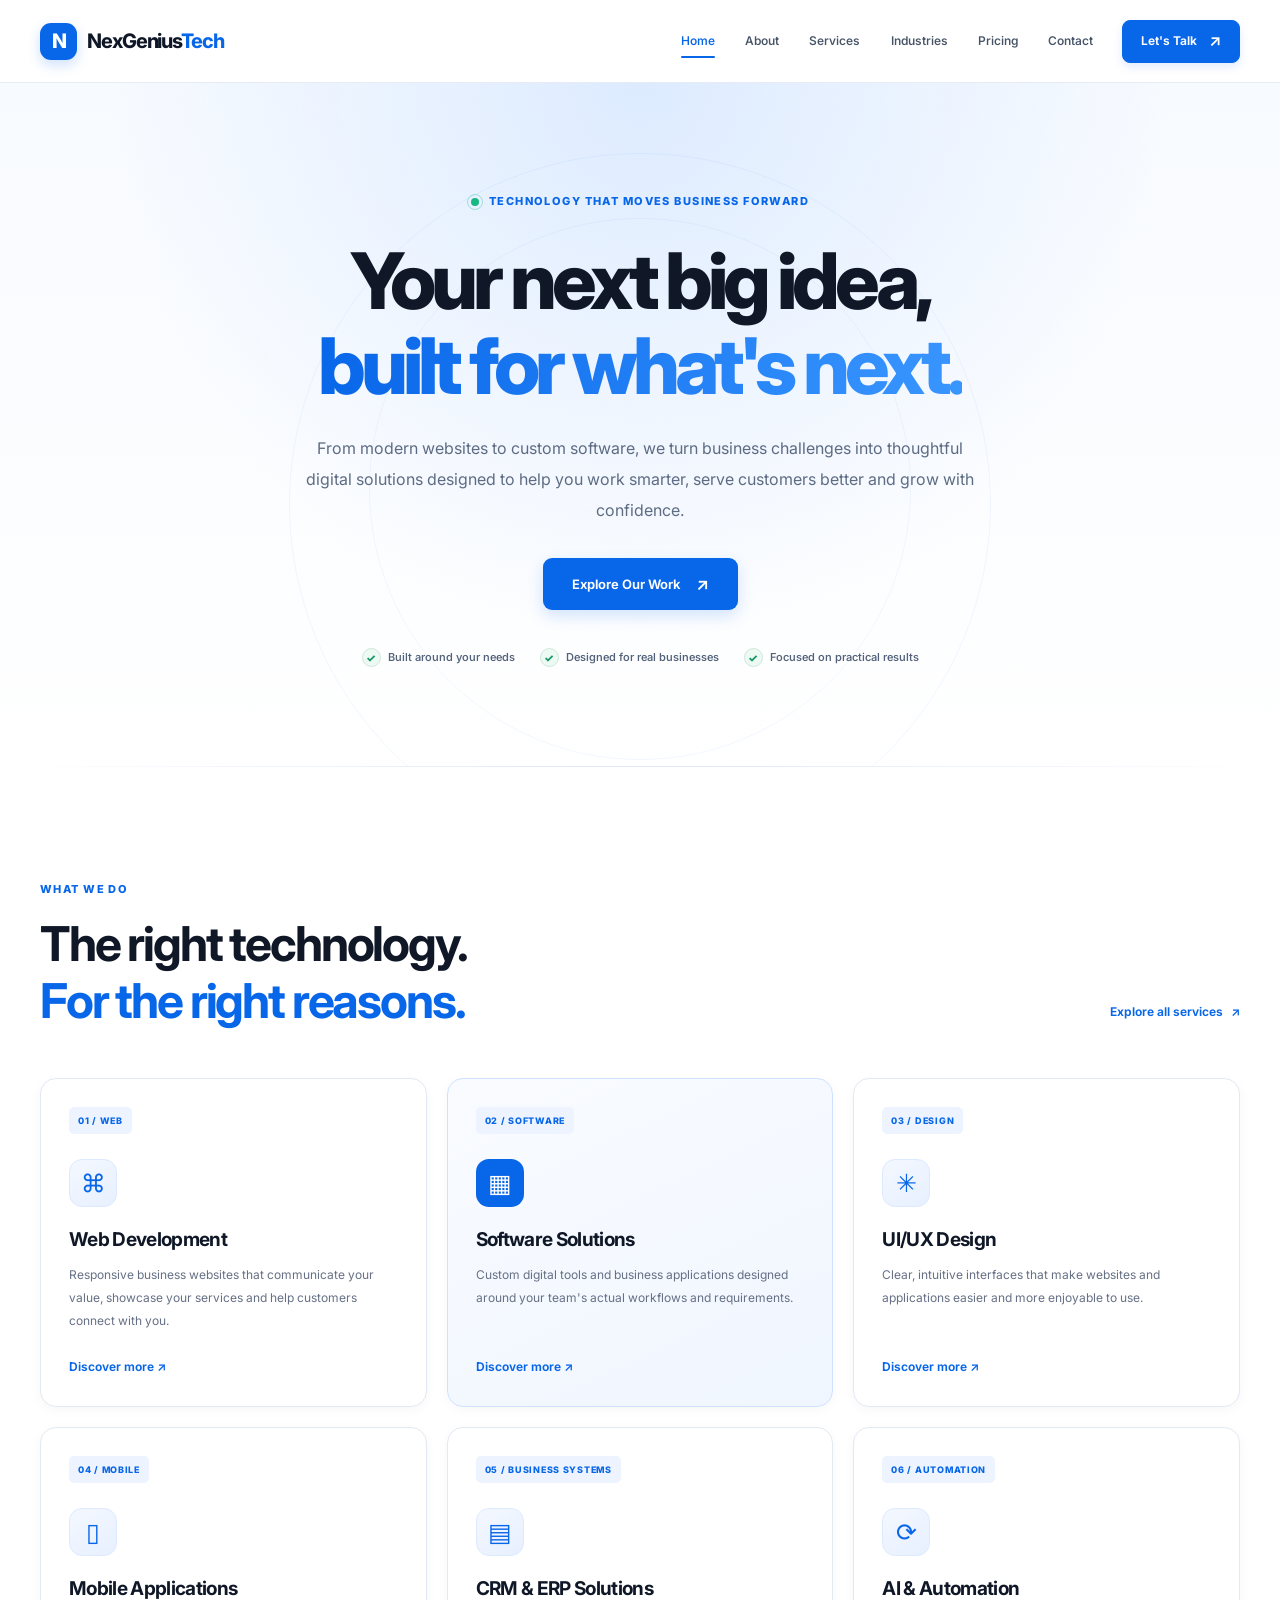
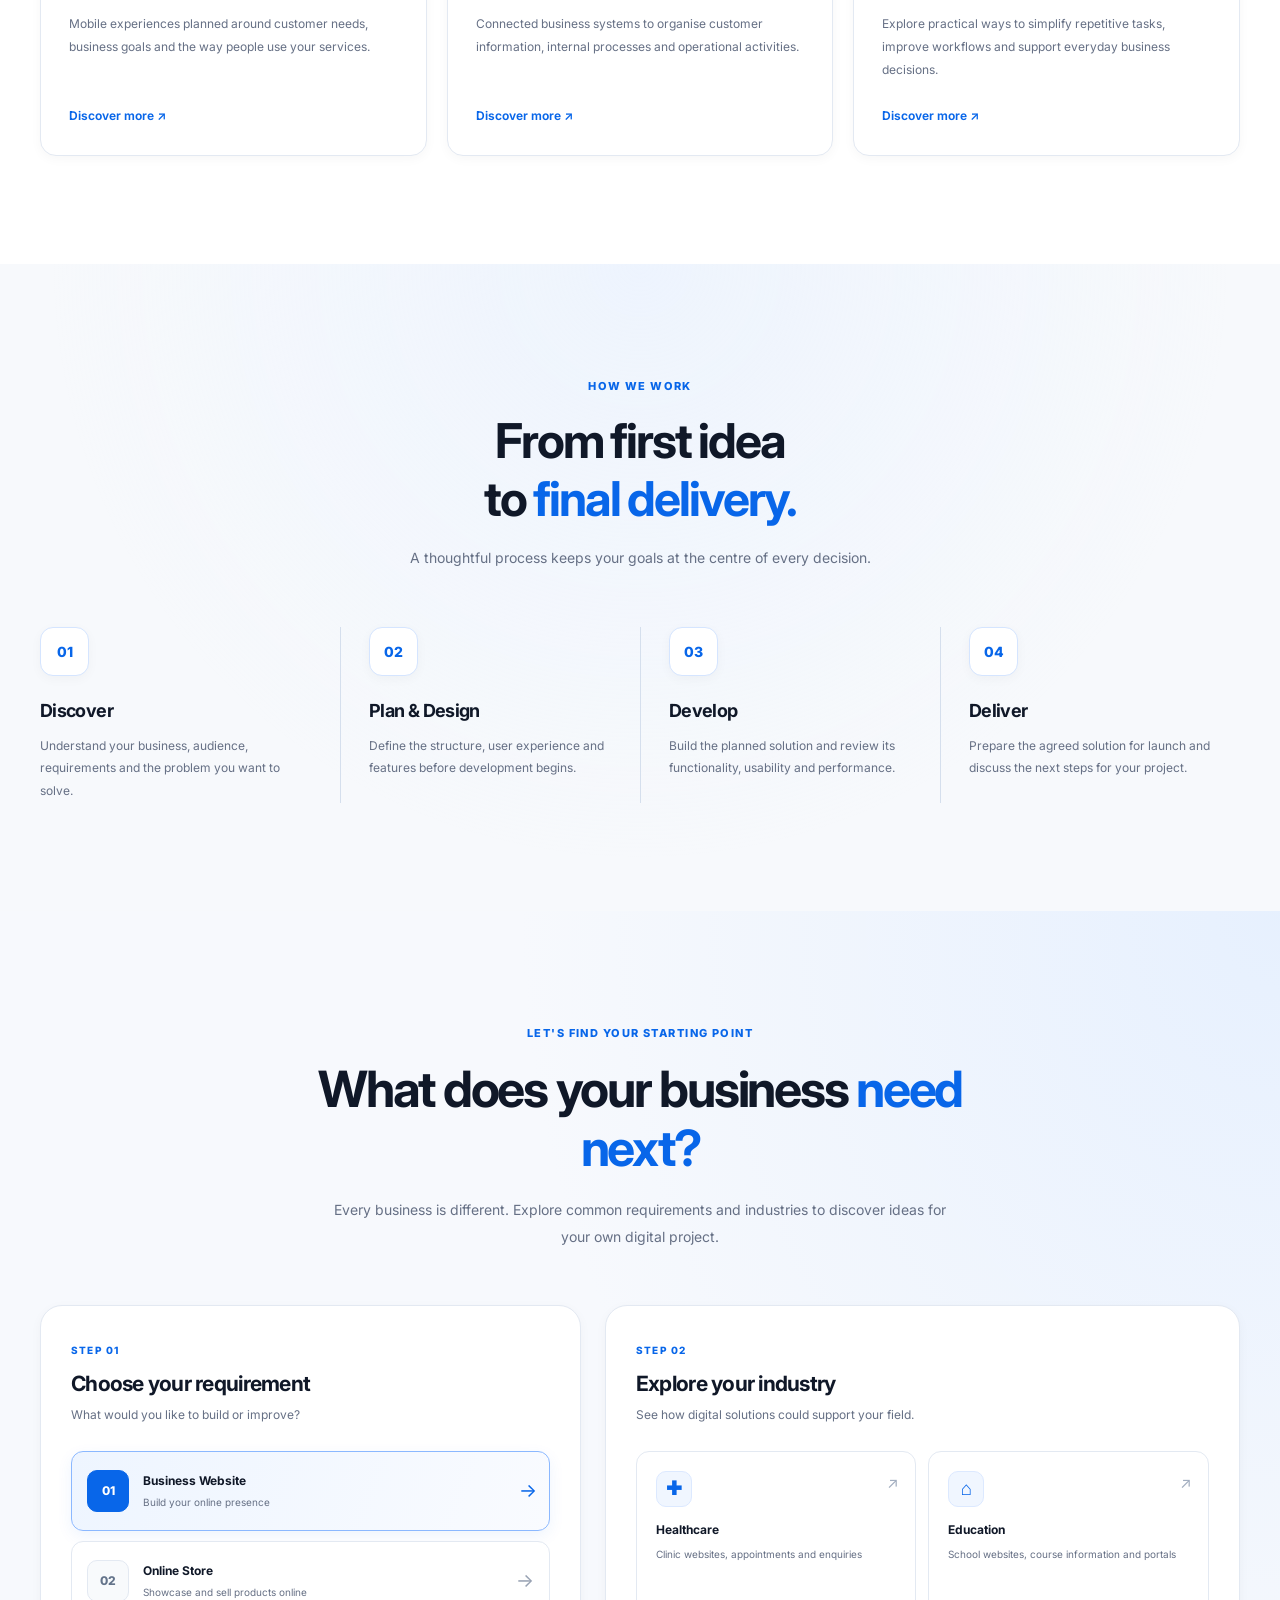
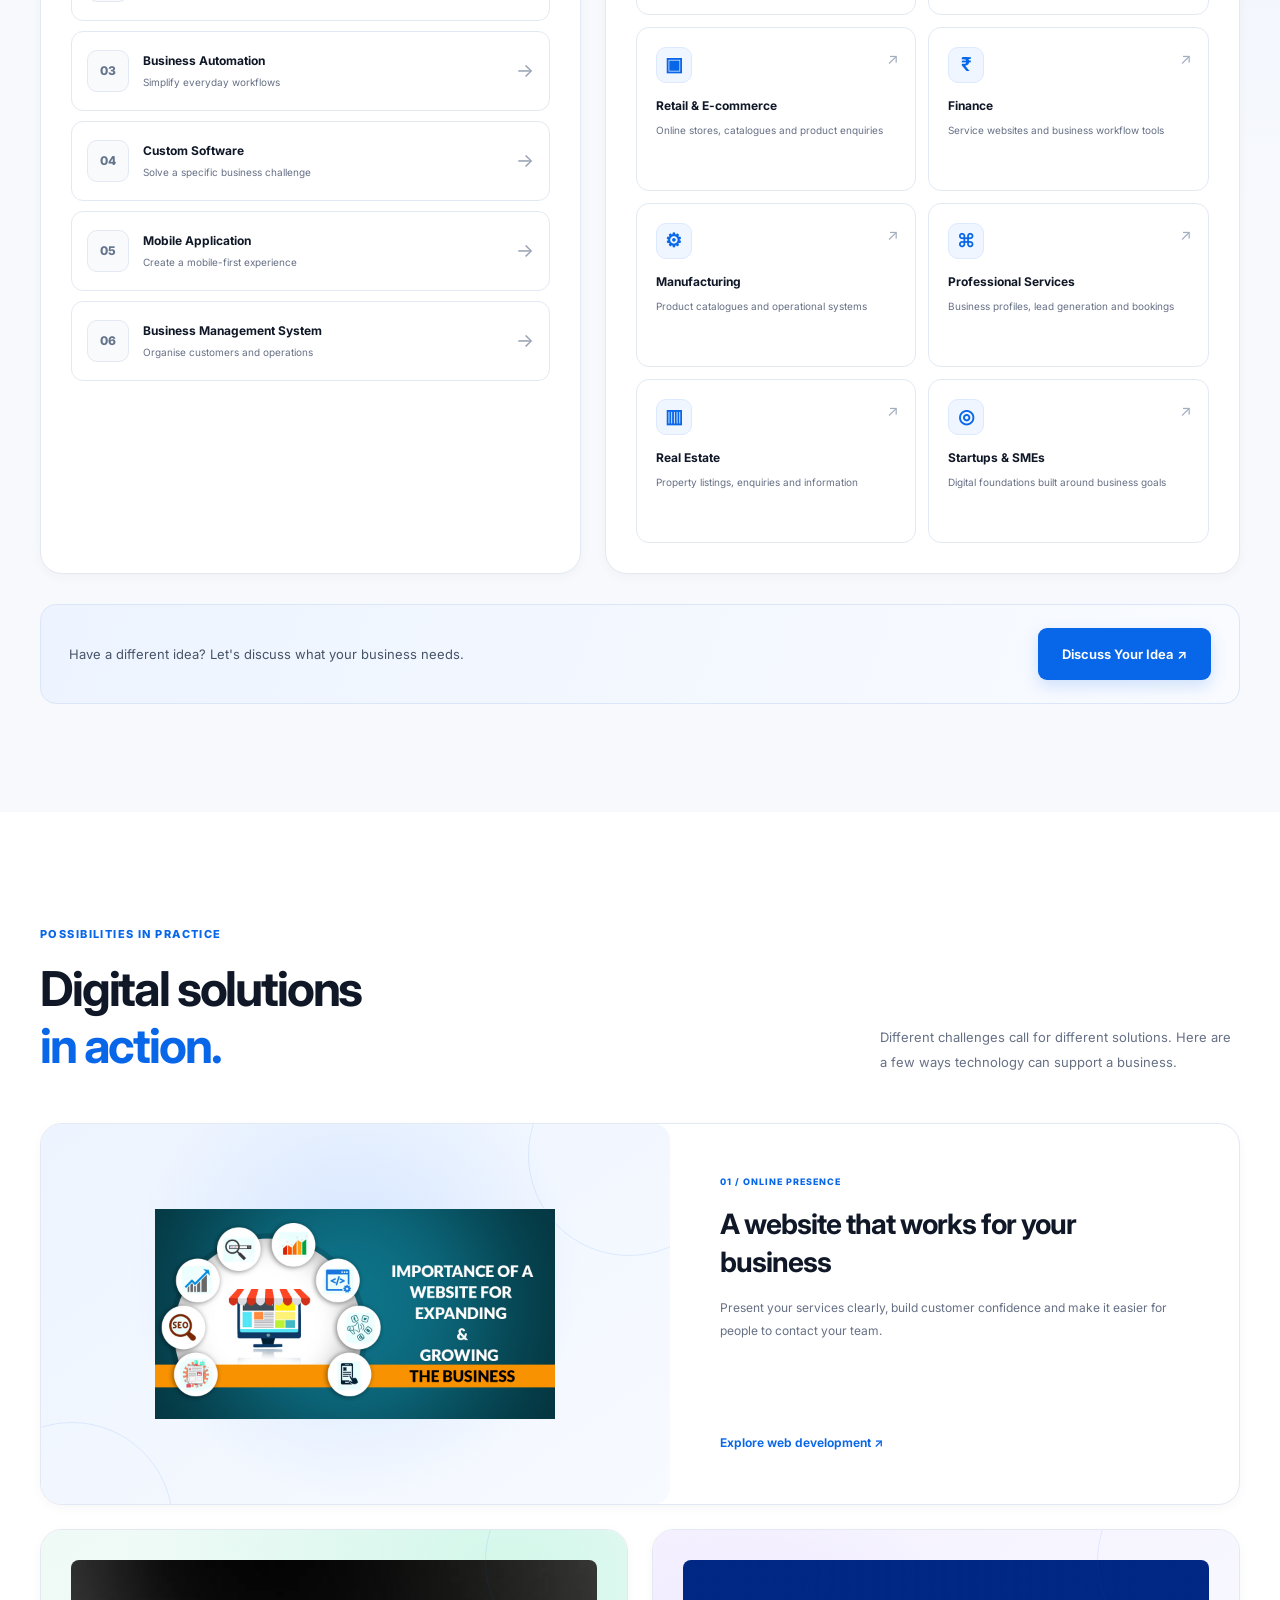
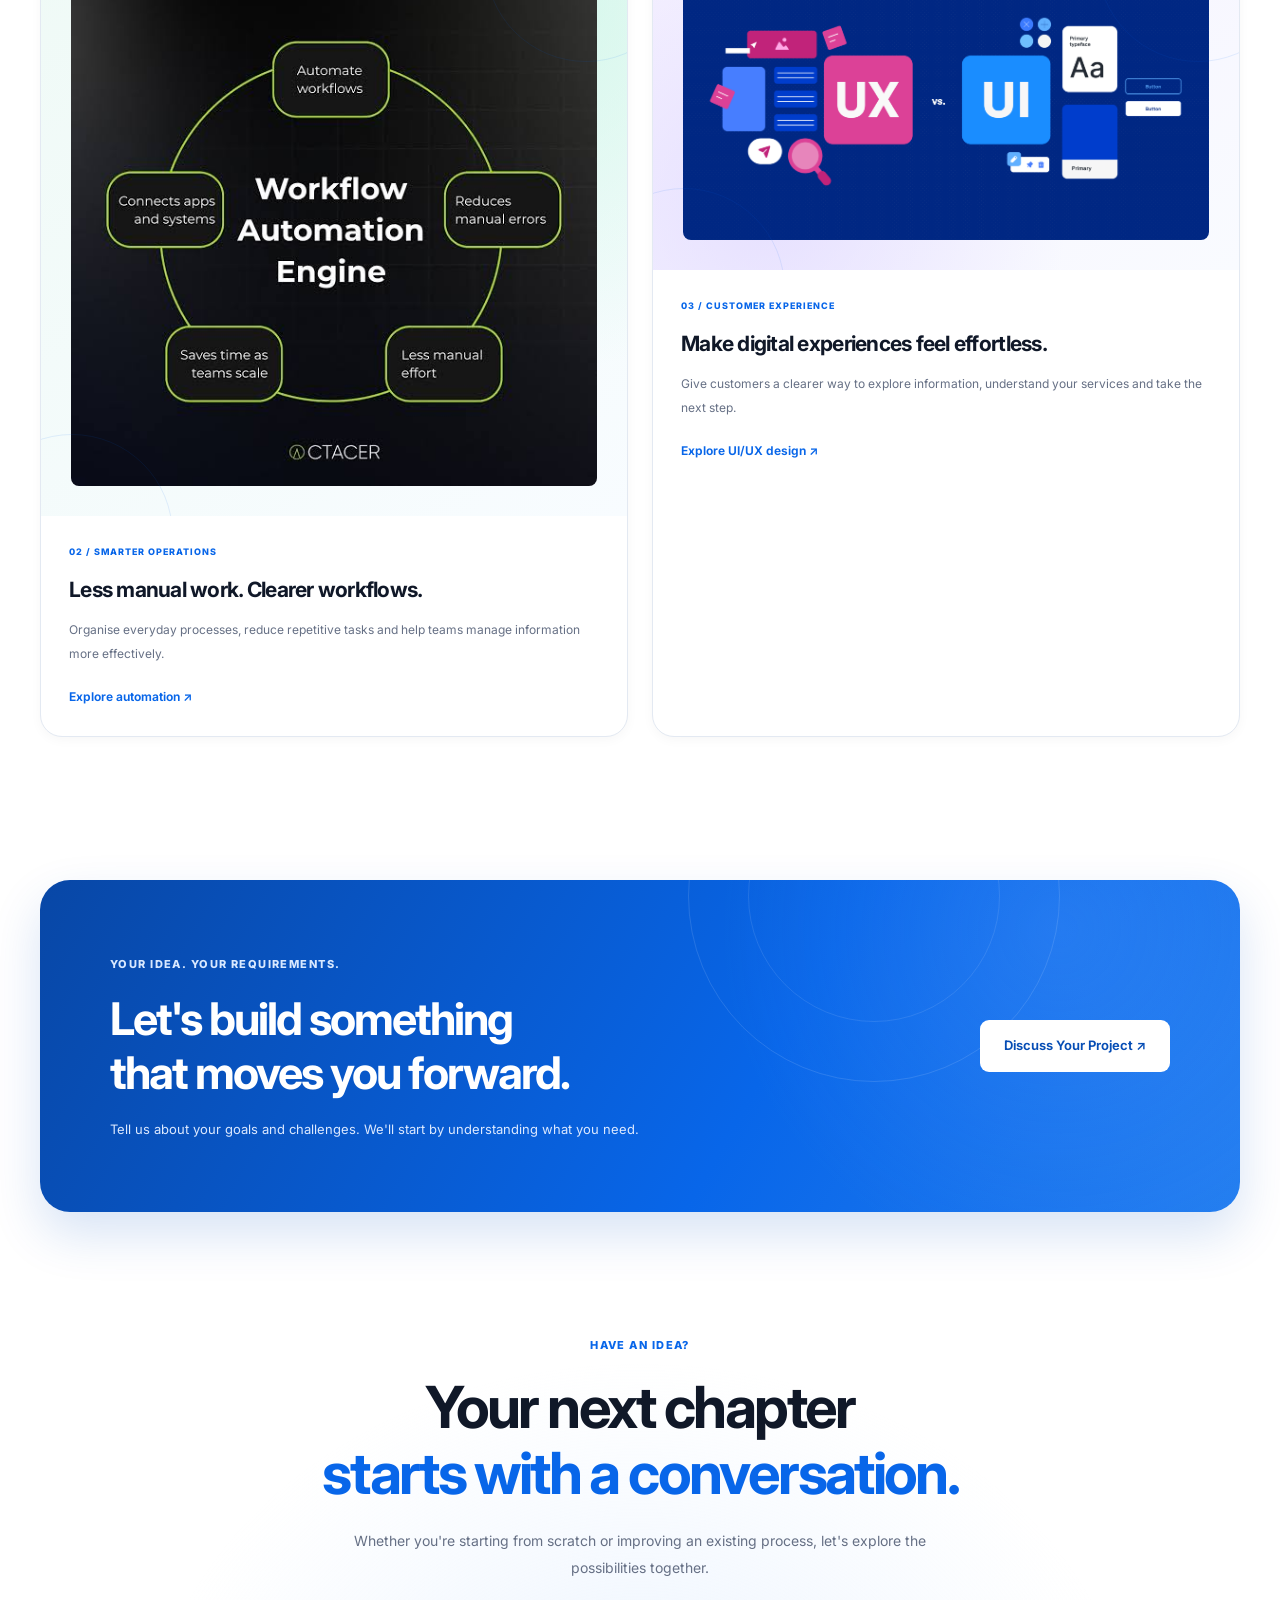
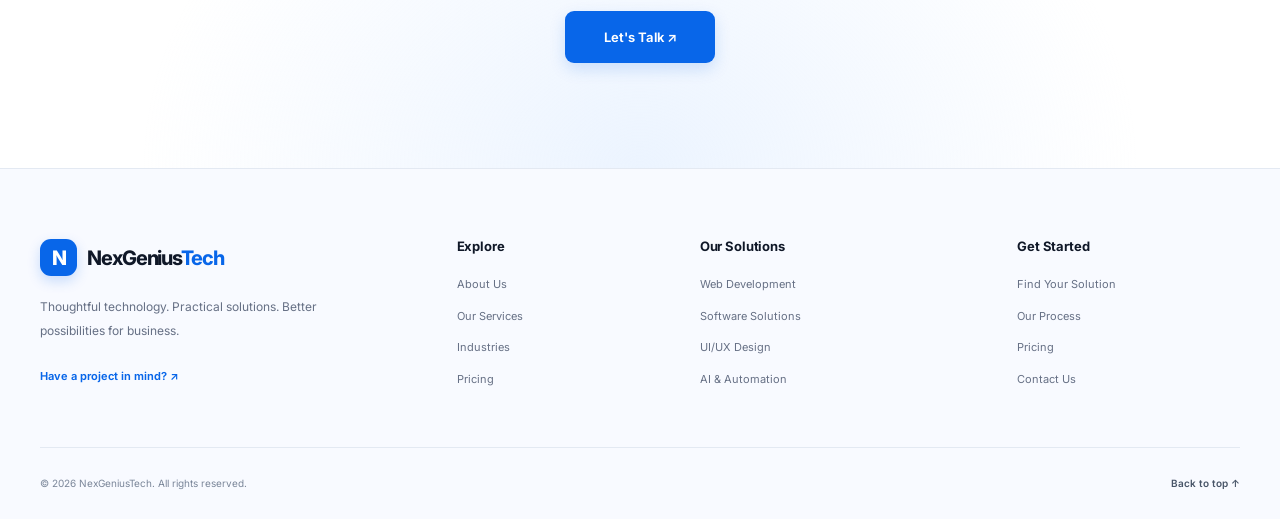
<file: index.html>
<!doctype html>
<html lang="en">
<head>
  <meta charset="UTF-8">
  <meta name="viewport" content="width=device-width, initial-scale=1.0">

  <meta
    name="description"
    content="NexGeniusTech builds modern websites, custom software and practical digital solutions for businesses across industries."
  >

  <meta name="theme-color" content="#ffffff">

  <title>NexGeniusTech | Digital Solutions for Business</title>

  <link rel="preconnect" href="https://fonts.googleapis.com">
  <link rel="preconnect" href="https://fonts.gstatic.com" crossorigin>

  <link
    href="https://fonts.googleapis.com/css2?family=Inter:wght@400;500;600;700;800&display=swap"
    rel="stylesheet"
  >

  <link rel="stylesheet" href="./style.css">
</head>

<body>
  <!-- HEADER / NAVBAR -->
  <header class="site-header">
    <nav class="navbar container" aria-label="Main navigation">

      <a href="./index.html" class="brand" aria-label="NexGeniusTech home">
        <span class="brand-icon">N</span>
        <span>NexGenius<span class="accent">Tech</span></span>
      </a>

      <button
        class="menu-toggle"
        id="menuToggle"
        type="button"
        aria-label="Open navigation"
        aria-expanded="false"
        aria-controls="navMenu"
      >
        <span></span>
        <span></span>
        <span></span>
      </button>

      <div class="nav-menu" id="navMenu">
        <a class="nav-link active" href="./index.html" aria-current="page">Home</a>
        <a class="nav-link" href="./about.html">About</a>
        <a class="nav-link" href="./services.html">Services</a>
        <a class="nav-link" href="./industries.html">Industries</a>
        <a class="nav-link" href="./pricing.html">Pricing</a>
        <a class="nav-link" href="./contact.html">Contact</a>

        <a class="nav-cta" href="./contact.html">
          Let's Talk <span aria-hidden="true">↗</span>
        </a>
      </div>
    </nav>
  </header>

  <main>
    <!-- HERO -->
    <section class="hero" id="home">
      <div class="container hero-container">
        <div class="hero-content">
          <span class="eyebrow">
            <span class="live-dot" aria-hidden="true"></span>
            TECHNOLOGY THAT MOVES BUSINESS FORWARD
          </span>

          <h1>
            Your next big idea,
            <br>
            <span>built for what's next.</span>
          </h1>

          <p class="hero-description">
            From modern websites to custom software, we turn business
            challenges into thoughtful digital solutions designed to help you
            work smarter, serve customers better and grow with confidence.
          </p>

          <div class="hero-actions">
            <a href="#solutions-in-action" class="button button-primary">
              Explore Our Work <span aria-hidden="true">↗</span>
            </a>
          </div>

          <div class="hero-trust-row">
            <span><span class="trust-check">✓</span> Built around your needs</span>
            <span><span class="trust-check">✓</span> Designed for real businesses</span>
            <span><span class="trust-check">✓</span> Focused on practical results</span>
          </div>
        </div>
      </div>

      <div class="hero-bottom-line" aria-hidden="true"></div>
    </section>

    <!-- SERVICES -->
    <section class="section services-section" id="services">
      <div class="container">
        <div class="section-heading">
          <div>
            <span class="eyebrow">WHAT WE DO</span>
            <h2>The right technology.<br><span>For the right reasons.</span></h2>
          </div>

          <a href="./services.html" class="text-link">
            Explore all services <span aria-hidden="true">↗</span>
          </a>
        </div>

        <div class="service-grid">
          <article class="service-card">
            <span class="service-number">01 / WEB</span>
            <div class="service-icon" aria-hidden="true">⌘</div>
            <h3>Web Development</h3>
            <p>Responsive business websites that communicate your value, showcase your services and help customers connect with you.</p>
            <a href="./services.html#web-development" class="card-link">Discover more ↗</a>
          </article>

          <article class="service-card featured-service">
            <span class="service-number">02 / SOFTWARE</span>
            <div class="service-icon" aria-hidden="true">▦</div>
            <h3>Software Solutions</h3>
            <p>Custom digital tools and business applications designed around your team's actual workflows and requirements.</p>
            <a href="./services.html#software-solutions" class="card-link">Discover more ↗</a>
          </article>

          <article class="service-card">
            <span class="service-number">03 / DESIGN</span>
            <div class="service-icon" aria-hidden="true">✳</div>
            <h3>UI/UX Design</h3>
            <p>Clear, intuitive interfaces that make websites and applications easier and more enjoyable to use.</p>
            <a href="./services.html#ui-ux-design" class="card-link">Discover more ↗</a>
          </article>

          <article class="service-card">
            <span class="service-number">04 / MOBILE</span>
            <div class="service-icon" aria-hidden="true">▯</div>
            <h3>Mobile Applications</h3>
            <p>Mobile experiences planned around customer needs, business goals and the way people use your services.</p>
            <a href="./services.html#mobile-applications" class="card-link">Discover more ↗</a>
          </article>

          <article class="service-card">
            <span class="service-number">05 / BUSINESS SYSTEMS</span>
            <div class="service-icon" aria-hidden="true">▤</div>
            <h3>CRM & ERP Solutions</h3>
            <p>Connected business systems to organise customer information, internal processes and operational activities.</p>
            <a href="./services.html#business-systems" class="card-link">Discover more ↗</a>
          </article>

          <article class="service-card">
            <span class="service-number">06 / AUTOMATION</span>
            <div class="service-icon" aria-hidden="true">⟳</div>
            <h3>AI & Automation</h3>
            <p>Explore practical ways to simplify repetitive tasks, improve workflows and support everyday business decisions.</p>
            <a href="./services.html#ai-automation" class="card-link">Discover more ↗</a>
          </article>
        </div>
      </div>
    </section>

    <!-- HOW WE WORK -->
    <section class="section process-section" id="process">
      <div class="container">
        <div class="center-heading">
          <span class="eyebrow">HOW WE WORK</span>
          <h2>From first idea<br>to <span>final delivery.</span></h2>
          <p>A thoughtful process keeps your goals at the centre of every decision.</p>
        </div>

        <div class="process-grid">
          <article class="process-item">
            <span class="process-count">01</span>
            <h3>Discover</h3>
            <p>Understand your business, audience, requirements and the problem you want to solve.</p>
          </article>

          <article class="process-item">
            <span class="process-count">02</span>
            <h3>Plan & Design</h3>
            <p>Define the structure, user experience and features before development begins.</p>
          </article>

          <article class="process-item">
            <span class="process-count">03</span>
            <h3>Develop</h3>
            <p>Build the planned solution and review its functionality, usability and performance.</p>
          </article>

          <article class="process-item">
            <span class="process-count">04</span>
            <h3>Deliver</h3>
            <p>Prepare the agreed solution for launch and discuss the next steps for your project.</p>
          </article>
        </div>
      </div>
    </section>

    <!-- SOLUTION FINDER -->
    <section class="section solution-finder" id="solution-finder">
      <div class="container">
        <div class="solution-heading">
          <span class="eyebrow">LET'S FIND YOUR STARTING POINT</span>
          <h2>What does your business <span>need next?</span></h2>
          <p>Every business is different. Explore common requirements and industries to discover ideas for your own digital project.</p>
        </div>

        <div class="solution-layout">
          <div class="solution-options">
            <div class="solution-column-heading">
              <span class="solution-step">STEP 01</span>
              <h3>Choose your requirement</h3>
              <p>What would you like to build or improve?</p>
            </div>

            <label class="solution-option">
              <input type="radio" name="businessNeed" value="business-website" checked>
              <span class="solution-icon">01</span>
              <span class="solution-option-text"><strong>Business Website</strong><small>Build your online presence</small></span>
              <span class="solution-arrow" aria-hidden="true">→</span>
            </label>

            <label class="solution-option">
              <input type="radio" name="businessNeed" value="ecommerce">
              <span class="solution-icon">02</span>
              <span class="solution-option-text"><strong>Online Store</strong><small>Showcase and sell products online</small></span>
              <span class="solution-arrow" aria-hidden="true">→</span>
            </label>

            <label class="solution-option">
              <input type="radio" name="businessNeed" value="automation">
              <span class="solution-icon">03</span>
              <span class="solution-option-text"><strong>Business Automation</strong><small>Simplify everyday workflows</small></span>
              <span class="solution-arrow" aria-hidden="true">→</span>
            </label>

            <label class="solution-option">
              <input type="radio" name="businessNeed" value="custom">
              <span class="solution-icon">04</span>
              <span class="solution-option-text"><strong>Custom Software</strong><small>Solve a specific business challenge</small></span>
              <span class="solution-arrow" aria-hidden="true">→</span>
            </label>

            <label class="solution-option">
              <input type="radio" name="businessNeed" value="mobile-app">
              <span class="solution-icon">05</span>
              <span class="solution-option-text"><strong>Mobile Application</strong><small>Create a mobile-first experience</small></span>
              <span class="solution-arrow" aria-hidden="true">→</span>
            </label>

            <label class="solution-option">
              <input type="radio" name="businessNeed" value="business-system">
              <span class="solution-icon">06</span>
              <span class="solution-option-text"><strong>Business Management System</strong><small>Organise customers and operations</small></span>
              <span class="solution-arrow" aria-hidden="true">→</span>
            </label>
          </div>

          <div class="industry-explorer">
            <div class="solution-column-heading">
              <span class="solution-step">STEP 02</span>
              <h3>Explore your industry</h3>
              <p>See how digital solutions could support your field.</p>
            </div>

            <div class="industry-grid">
              <a class="industry-card" href="./industries.html#healthcare"><span class="industry-icon">✚</span><strong>Healthcare</strong><small>Clinic websites, appointments and enquiries</small><span class="industry-arrow">↗</span></a>
              <a class="industry-card" href="./industries.html#education"><span class="industry-icon">⌂</span><strong>Education</strong><small>School websites, course information and portals</small><span class="industry-arrow">↗</span></a>
              <a class="industry-card" href="./industries.html#retail"><span class="industry-icon">▣</span><strong>Retail & E-commerce</strong><small>Online stores, catalogues and product enquiries</small><span class="industry-arrow">↗</span></a>
              <a class="industry-card" href="./industries.html#finance"><span class="industry-icon">₹</span><strong>Finance</strong><small>Service websites and business workflow tools</small><span class="industry-arrow">↗</span></a>
              <a class="industry-card" href="./industries.html#manufacturing"><span class="industry-icon">⚙</span><strong>Manufacturing</strong><small>Product catalogues and operational systems</small><span class="industry-arrow">↗</span></a>
              <a class="industry-card" href="./industries.html#professional-services"><span class="industry-icon">⌘</span><strong>Professional Services</strong><small>Business profiles, lead generation and bookings</small><span class="industry-arrow">↗</span></a>
              <a class="industry-card" href="./industries.html#real-estate"><span class="industry-icon">▥</span><strong>Real Estate</strong><small>Property listings, enquiries and information</small><span class="industry-arrow">↗</span></a>
              <a class="industry-card" href="./industries.html#startups"><span class="industry-icon">◎</span><strong>Startups & SMEs</strong><small>Digital foundations built around business goals</small><span class="industry-arrow">↗</span></a>
            </div>
          </div>
        </div>

        <div class="solution-bottom">
          <p>Have a different idea? Let's discuss what your business needs.</p>
          <a href="./contact.html" class="button button-primary">Discuss Your Idea ↗</a>
        </div>
      </div>
    </section>

    <!-- DIGITAL SOLUTIONS -->
    <section class="section ideas-section" id="solutions-in-action">
      <div class="container">
        <div class="section-heading">
          <div>
            <span class="eyebrow">POSSIBILITIES IN PRACTICE</span>
            <h2>Digital solutions<br><span>in action.</span></h2>
          </div>
          <p class="section-intro">Different challenges call for different solutions. Here are a few ways technology can support a business.</p>
        </div>

        <div class="ideas-grid">
          <article class="idea-card idea-card-primary">
            <div class="idea-visual idea-visual-website">
              <img
  src="./business_website_blog.png"
  alt="Business Website Blog"
  width="400"
  onerror="this.alt='Image load nahi hui'; console.error('Image not found:', this.src)"
>
            </div>
            <div class="idea-copy">
              <span class="idea-category">01 / ONLINE PRESENCE</span>
              <h3>A website that works for your business</h3>
              <p>Present your services clearly, build customer confidence and make it easier for people to contact your team.</p>
              <a href="./services.html#web-development" class="text-link">Explore web development ↗</a>
            </div>
          </article>

          <article class="idea-card">
            <div class="idea-visual idea-visual-workflow">
              <img src="./manual.jpeg" alt="Business workflow automation and organised team operations" class="idea-image" width="600" height="450" loading="lazy" onerror="this.alt='Image load nahi hui'; console.error('Image not found:', this.src)"
>
            </div>
            <div class="idea-copy">
              <span class="idea-category">02 / SMARTER OPERATIONS</span>
              <h3>Less manual work. Clearer workflows.</h3>
              <p>Organise everyday processes, reduce repetitive tasks and help teams manage information more effectively.</p>
              <a href="./services.html#ai-automation" class="text-link">Explore automation ↗</a>
            </div>
          </article>

          <article class="idea-card">
            <div class="idea-visual idea-visual-experience">
              <img src="./101_UX_vs_UI_illustration_blog-1.png" alt="Modern user interface design showing a smooth digital customer experience" class="idea-image" width="600" height="450" loading="lazy" onerror="this.alt='Image load nahi hui'; console.error('Image not found:', this.src)"
>
            </div>
            <div class="idea-copy">
              <span class="idea-category">03 / CUSTOMER EXPERIENCE</span>
              <h3>Make digital experiences feel effortless.</h3>
              <p>Give customers a clearer way to explore information, understand your services and take the next step.</p>
              <a href="./services.html#ui-ux-design" class="text-link">Explore UI/UX design ↗</a>
            </div>
          </article>
        </div>
      </div>
    </section>

    <!-- PROJECT CTA -->
    <section class="section pricing-section" id="start-project">
      <div class="container">
        <div class="pricing-banner">
          <div>
            <span class="eyebrow light-eyebrow">YOUR IDEA. YOUR REQUIREMENTS.</span>
            <h2>Let's build something<br>that moves you forward.</h2>
            <p>Tell us about your goals and challenges. We'll start by understanding what you need.</p>
          </div>
          <a href="./contact.html" class="button button-white">Discuss Your Project ↗</a>
        </div>
      </div>
    </section>

    <!-- CONTACT CTA -->
    <section class="section contact-section" id="contact">
      <div class="container contact-inner">
        <span class="eyebrow">HAVE AN IDEA?</span>
        <h2>Your next chapter<br><span>starts with a conversation.</span></h2>
        <p>Whether you're starting from scratch or improving an existing process, let's explore the possibilities together.</p>
        <a href="./contact.html" class="button button-primary">Let's Talk ↗</a>
      </div>
    </section>
  </main>

  <!-- FOOTER -->
  <footer class="site-footer">
    <div class="container footer-main">
      <div class="footer-brand">
        <a href="./index.html" class="brand">
          <span class="brand-icon">N</span>
          <span>NexGenius<span class="accent">Tech</span></span>
        </a>

        <p>Thoughtful technology. Practical solutions. Better possibilities for business.</p>
        <a href="./contact.html" class="footer-contact-link">Have a project in mind? ↗</a>
      </div>

      <div class="footer-links">
        <h3>Explore</h3>
        <a href="./about.html">About Us</a>
        <a href="./services.html">Our Services</a>
        <a href="./industries.html">Industries</a>
        <a href="./pricing.html">Pricing</a>
      </div>

      <div class="footer-links">
        <h3>Our Solutions</h3>
        <a href="./services.html#web-development">Web Development</a>
        <a href="./services.html#software-solutions">Software Solutions</a>
        <a href="./services.html#ui-ux-design">UI/UX Design</a>
        <a href="./services.html#ai-automation">AI & Automation</a>
      </div>

      <div class="footer-links">
        <h3>Get Started</h3>
        <a href="#solution-finder">Find Your Solution</a>
        <a href="./services.html#process">Our Process</a>
        <a href="./pricing.html">Pricing</a>
        <a href="./contact.html">Contact Us</a>
      </div>
    </div>

    <div class="container footer-bottom">
      <p>© <span id="year"></span> NexGeniusTech. All rights reserved.</p>
      <a href="#home">Back to top ↑</a>
    </div>
  </footer>

  <script src="./script.js" defer></script>
</body>
</html>
</file>
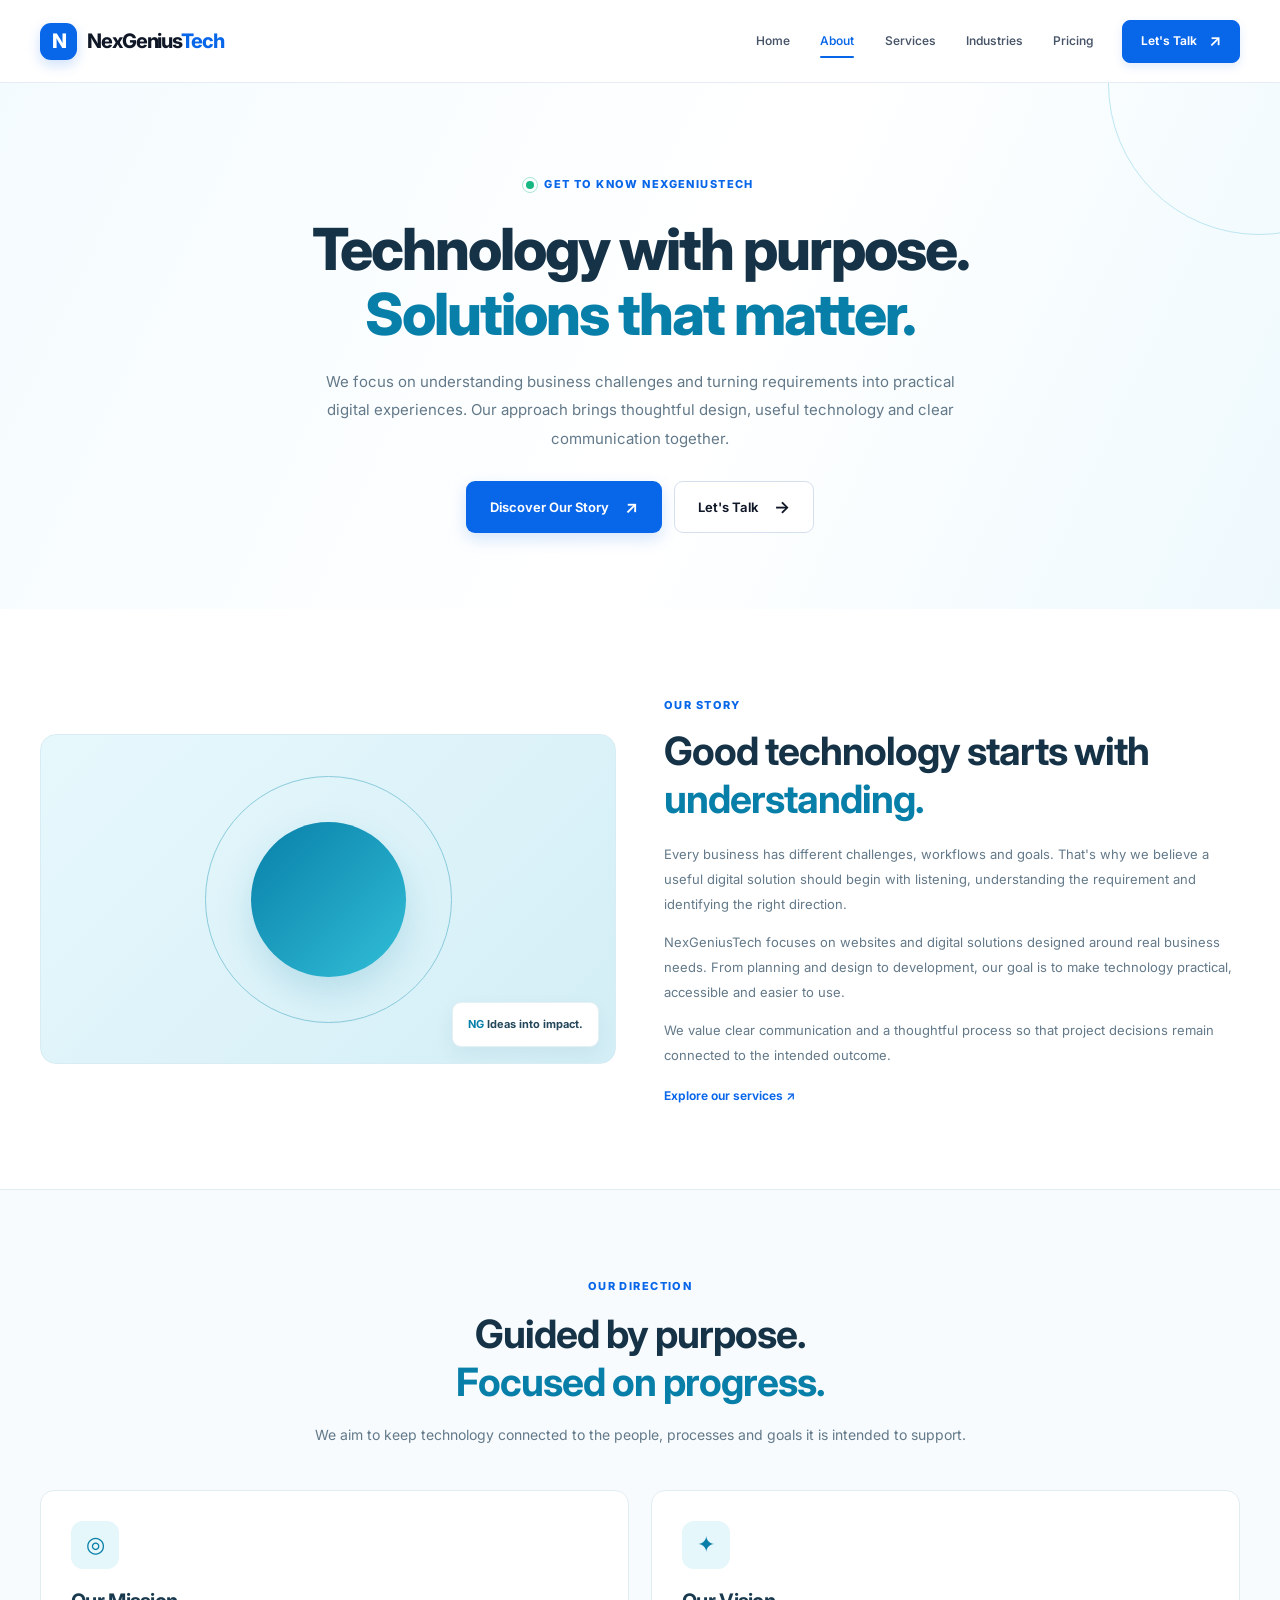
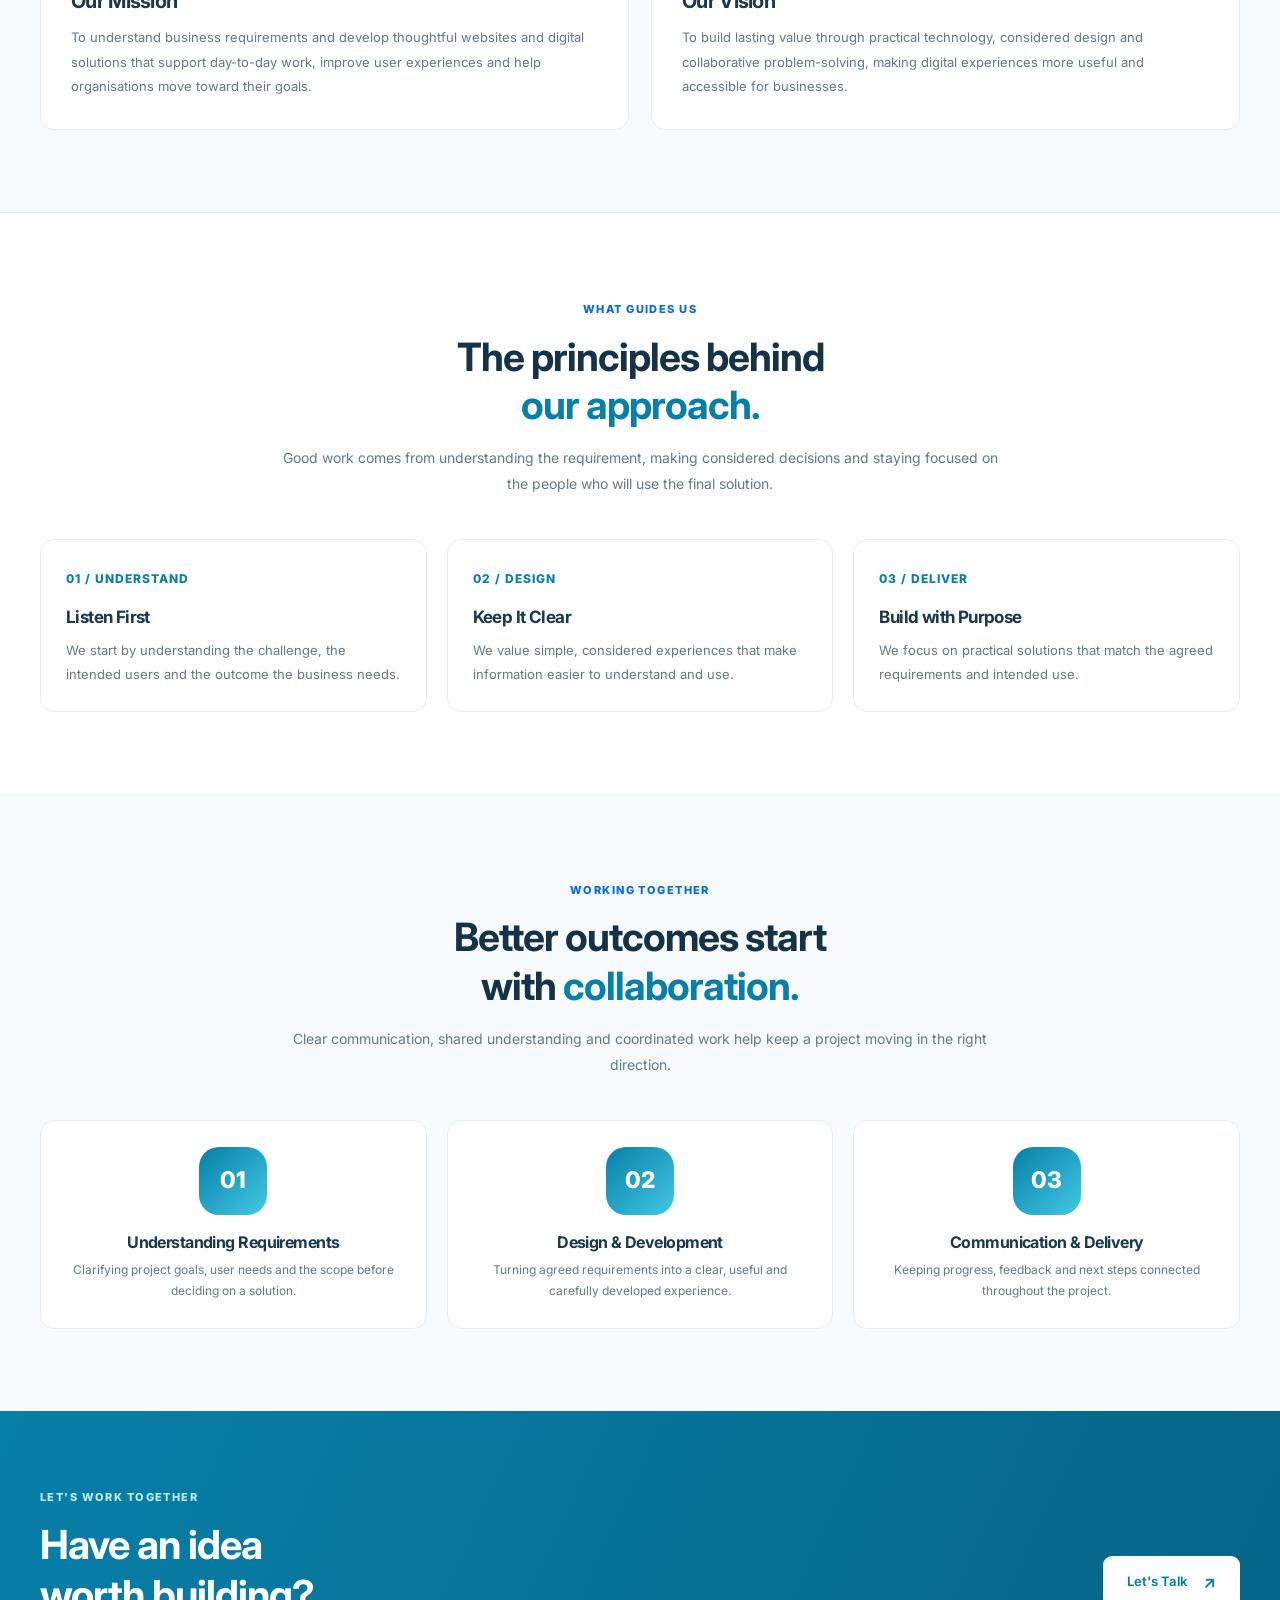
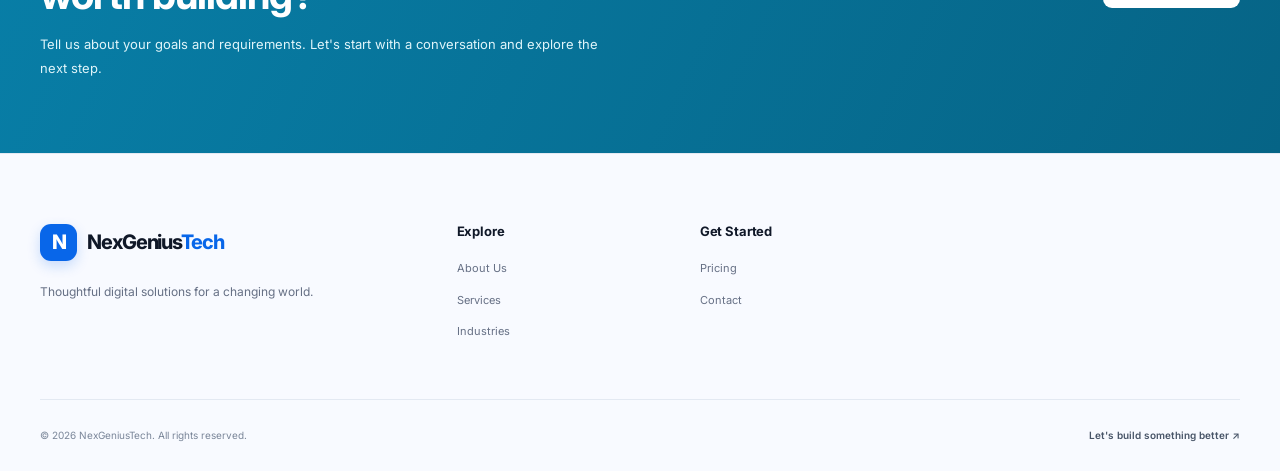
<file: about.html>
<!DOCTYPE html>
<html lang="en">
<head>
    <meta charset="UTF-8">
    <meta name="viewport" content="width=device-width, initial-scale=1.0">

    <meta
        name="description"
        content="Learn about NexGeniusTech, our approach, mission, vision and commitment to practical digital solutions."
    >

    <title>About Us | NexGeniusTech</title>

    <link rel="preconnect" href="https://fonts.googleapis.com">
    <link rel="preconnect" href="https://fonts.gstatic.com" crossorigin>

    <link
        href="https://fonts.googleapis.com/css2?family=Inter:wght@400;500;600;700;800&display=swap"
        rel="stylesheet"
    >


<link rel="stylesheet" href="./style.css">
<link rel="stylesheet" href="./about.css">

</head>

<body id="top">

    <!-- Header -->
    <header class="site-header">
        <nav class="navbar container">
            <a href="index.html" class="brand">
                <span class="brand-icon">N</span>
                <span>NexGenius<span class="accent">Tech</span></span>
            </a>

            <button
                class="menu-toggle"
                id="menuToggle"
                aria-label="Open navigation"
                aria-expanded="false"
                aria-controls="navMenu"
                type="button"
            >
                <span></span>
                <span></span>
                <span></span>
            </button>

            <div class="nav-menu" id="navMenu">
                <a class="nav-link" href="index.html">Home</a>
                <a class="nav-link active" href="about.html" aria-current="page">About</a>
                <a class="nav-link" href="services.html">Services</a>
                <a class="nav-link" href="industries.html">Industries</a>
                <a class="nav-link" href="pricing.html">Pricing</a>
                <a class="nav-cta" href="contact.html">Let's Talk <span>↗</span></a>
            </div>
        </nav>
    </header>

    <main>

        <!-- About Hero -->
        <section class="about-hero">
            <div class="container about-hero-content">
                <span class="eyebrow">
                    <span class="live-dot"></span>
                    GET TO KNOW NEXGENIUSTECH
                </span>

                <h1>
                    Technology with purpose.<br>
                    <span>Solutions that matter.</span>
                </h1>

                <p>
                    We focus on understanding business challenges and turning
                    requirements into practical digital experiences. Our approach
                    brings thoughtful design, useful technology and clear
                    communication together.
                </p>

                <div class="about-hero-actions">
                    <a href="#our-story" class="button button-primary">
                        Discover Our Story <span>↗</span>
                    </a>

                    <a href="contact.html" class="button button-secondary">
                        Let's Talk <span>→</span>
                    </a>
                </div>
            </div>
        </section>

        <!-- Our Story -->
        <section class="about-section" id="our-story">
            <div class="container story-grid">

                <div
                    class="story-visual"
                    aria-label="NexGeniusTech ideas and digital solutions illustration"
                >
                    <div class="story-visual-label">
                        <span>NG</span> Ideas into impact.
                    </div>
                </div>

                <div class="story-copy">
                    <span class="eyebrow">OUR STORY</span>

                    <h2>
                        Good technology starts with
                        <span>understanding.</span>
                    </h2>

                    <p>
                        Every business has different challenges, workflows and
                        goals. That's why we believe a useful digital solution
                        should begin with listening, understanding the
                        requirement and identifying the right direction.
                    </p>

                    <p>
                        NexGeniusTech focuses on websites and digital solutions
                        designed around real business needs. From planning and
                        design to development, our goal is to make technology
                        practical, accessible and easier to use.
                    </p>

                    <p>
                        We value clear communication and a thoughtful process
                        so that project decisions remain connected to the
                        intended outcome.
                    </p>

                    <a href="services.html" class="text-link">
                        Explore our services ↗
                    </a>
                </div>

            </div>
        </section>

        <!-- Mission and Vision -->
        <section class="about-section mission-section" id="mission-vision">
            <div class="container">

                <div class="about-section-heading">
                    <span class="eyebrow">OUR DIRECTION</span>

                    <h2>
                        Guided by purpose.<br>
                        <span>Focused on progress.</span>
                    </h2>

                    <p>
                        We aim to keep technology connected to the people,
                        processes and goals it is intended to support.
                    </p>
                </div>

                <div class="mission-grid">

                    <article class="mission-card">
                        <div class="mission-icon" aria-hidden="true">◎</div>

                        <h3>Our Mission</h3>

                        <p>
                            To understand business requirements and develop
                            thoughtful websites and digital solutions that
                            support day-to-day work, improve user experiences
                            and help organisations move toward their goals.
                        </p>
                    </article>

                    <article class="mission-card">
                        <div class="mission-icon" aria-hidden="true">✦</div>

                        <h3>Our Vision</h3>

                        <p>
                            To build lasting value through practical
                            technology, considered design and collaborative
                            problem-solving, making digital experiences more
                            useful and accessible for businesses.
                        </p>
                    </article>

                </div>
            </div>
        </section>

        <!-- Our Values -->
        <section class="about-section" id="our-values">
            <div class="container">

                <div class="about-section-heading">
                    <span class="eyebrow">WHAT GUIDES US</span>

                    <h2>
                        The principles behind<br>
                        <span>our approach.</span>
                    </h2>

                    <p>
                        Good work comes from understanding the requirement,
                        making considered decisions and staying focused on
                        the people who will use the final solution.
                    </p>
                </div>

                <div class="values-grid">

                    <article class="value-card">
                        <span class="value-number">01 / UNDERSTAND</span>
                        <h3>Listen First</h3>
                        <p>
                            We start by understanding the challenge, the
                            intended users and the outcome the business needs.
                        </p>
                    </article>

                    <article class="value-card">
                        <span class="value-number">02 / DESIGN</span>
                        <h3>Keep It Clear</h3>
                        <p>
                            We value simple, considered experiences that make
                            information easier to understand and use.
                        </p>
                    </article>

                    <article class="value-card">
                        <span class="value-number">03 / DELIVER</span>
                        <h3>Build with Purpose</h3>
                        <p>
                            We focus on practical solutions that match the
                            agreed requirements and intended use.
                        </p>
                    </article>

                </div>
            </div>
        </section>

        <!-- Team -->
        <section class="about-section team-section" id="team">
            <div class="container">

                <div class="about-section-heading">
                    <span class="eyebrow">WORKING TOGETHER</span>

                    <h2>
                        Better outcomes start<br>
                        with <span>collaboration.</span>
                    </h2>

                    <p>
                        Clear communication, shared understanding and
                        coordinated work help keep a project moving in
                        the right direction.
                    </p>
                </div>

                <div class="team-grid">

                    <article class="team-card">
                        <div class="team-avatar" aria-hidden="true">01</div>
                        <h3>Understanding Requirements</h3>
                        <p>
                            Clarifying project goals, user needs and the
                            scope before deciding on a solution.
                        </p>
                    </article>

                    <article class="team-card">
                        <div class="team-avatar" aria-hidden="true">02</div>
                        <h3>Design &amp; Development</h3>
                        <p>
                            Turning agreed requirements into a clear,
                            useful and carefully developed experience.
                        </p>
                    </article>

                    <article class="team-card">
                        <div class="team-avatar" aria-hidden="true">03</div>
                        <h3>Communication &amp; Delivery</h3>
                        <p>
                            Keeping progress, feedback and next steps
                            connected throughout the project.
                        </p>
                    </article>

                </div>
            </div>
        </section>

        <!-- Contact CTA -->
        <section class="about-cta" id="contact-cta">
            <div class="container about-cta-inner">

                <div>
                    <span class="eyebrow">LET'S WORK TOGETHER</span>

                    <h2>
                        Have an idea<br>
                        worth building?
                    </h2>

                    <p>
                        Tell us about your goals and requirements. Let's
                        start with a conversation and explore the next step.
                    </p>
                </div>

                <a href="contact.html" class="button">
                    Let's Talk <span>↗</span>
                </a>

            </div>
        </section>

    </main>

    <!-- Footer -->
    <footer class="site-footer">
        <div class="container footer-main">

            <div class="footer-brand">
                <a href="index.html" class="brand">
                    <span class="brand-icon">N</span>
                    <span>NexGenius<span class="accent">Tech</span></span>
                </a>

                <p>Thoughtful digital solutions for a changing world.</p>
            </div>

            <div class="footer-links">
                <h3>Explore</h3>
                <a href="about.html">About Us</a>
                <a href="services.html">Services</a>
                <a href="industries.html">Industries</a>
            </div>

            <div class="footer-links">
                <h3>Get Started</h3>
                <a href="pricing.html">Pricing</a>
                <a href="contact.html">Contact</a>
            </div>

        </div>

        <div class="container footer-bottom">
            <p>© <span id="year"></span> NexGeniusTech. All rights reserved.</p>
            <a href="contact.html">Let's build something better ↗</a>
        </div>
    </footer>

    <script src="./about.js" defer></script>

</body>
</html>
</file>
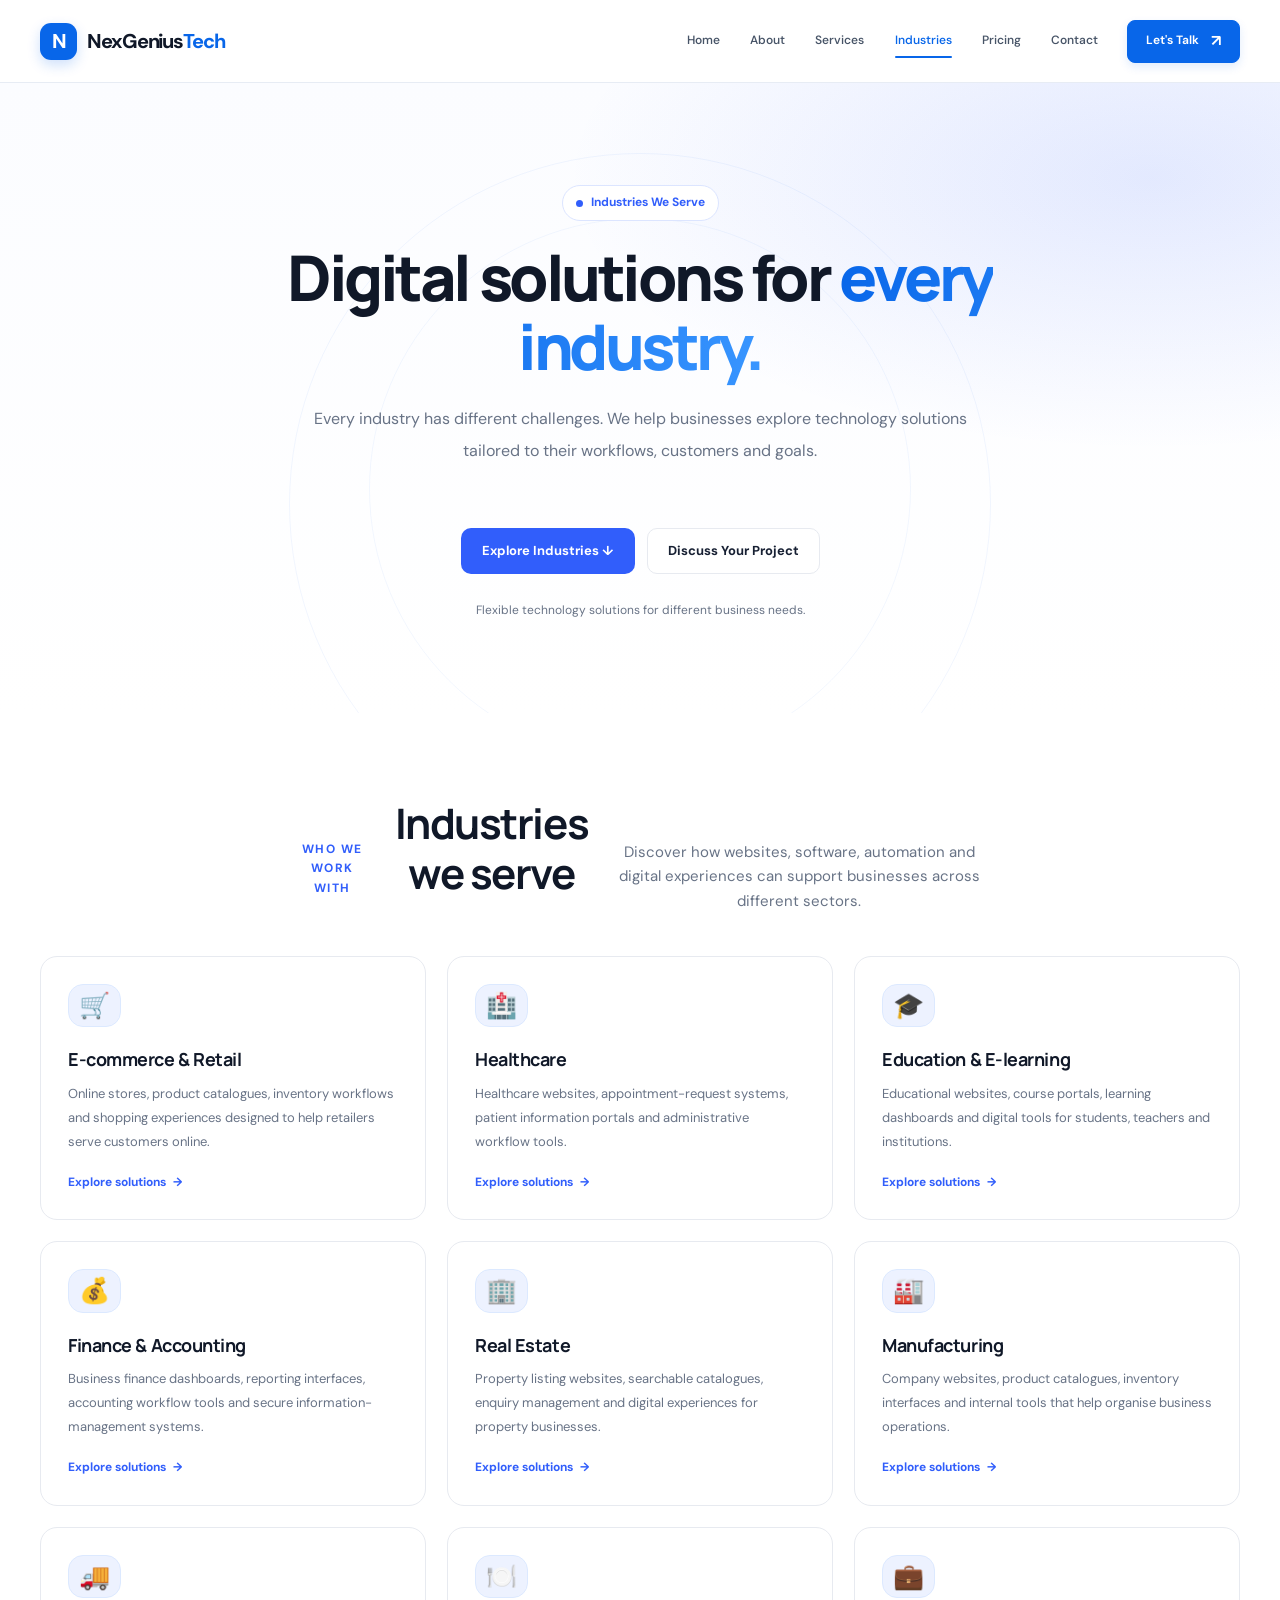
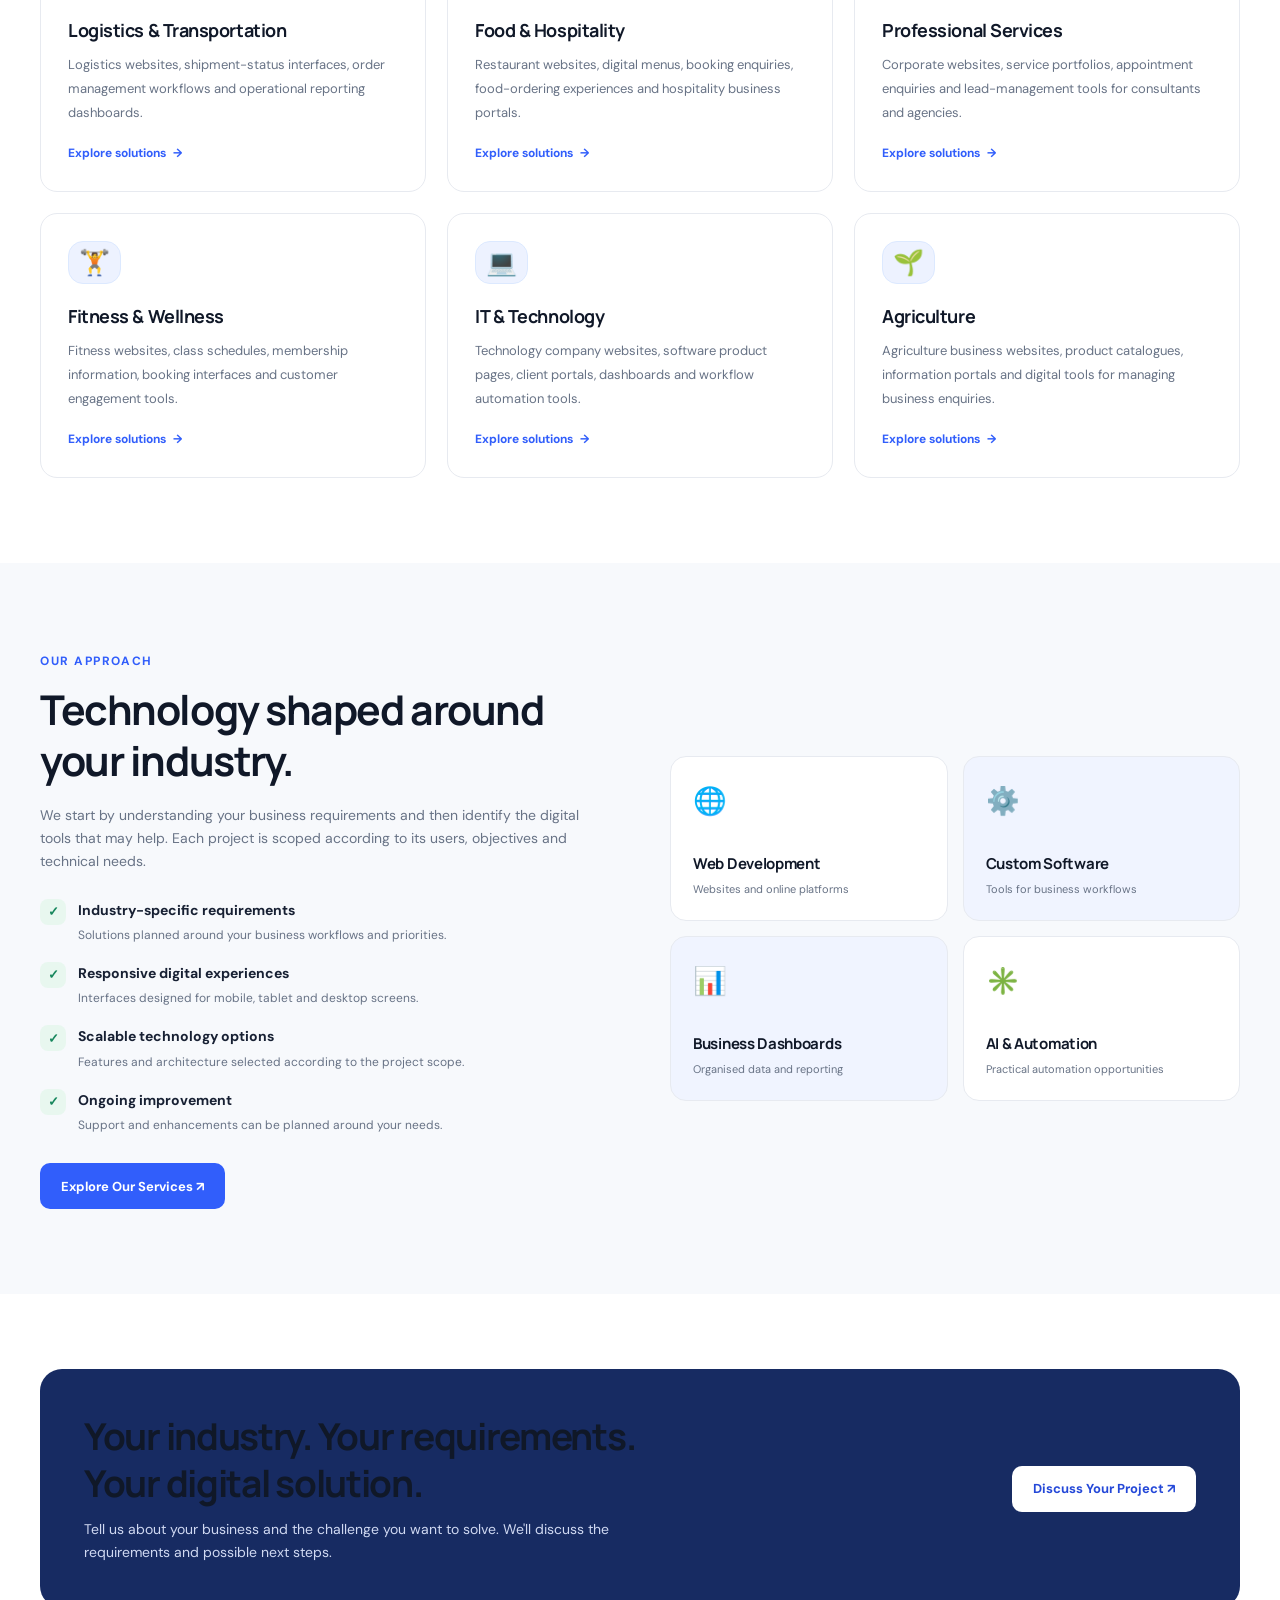
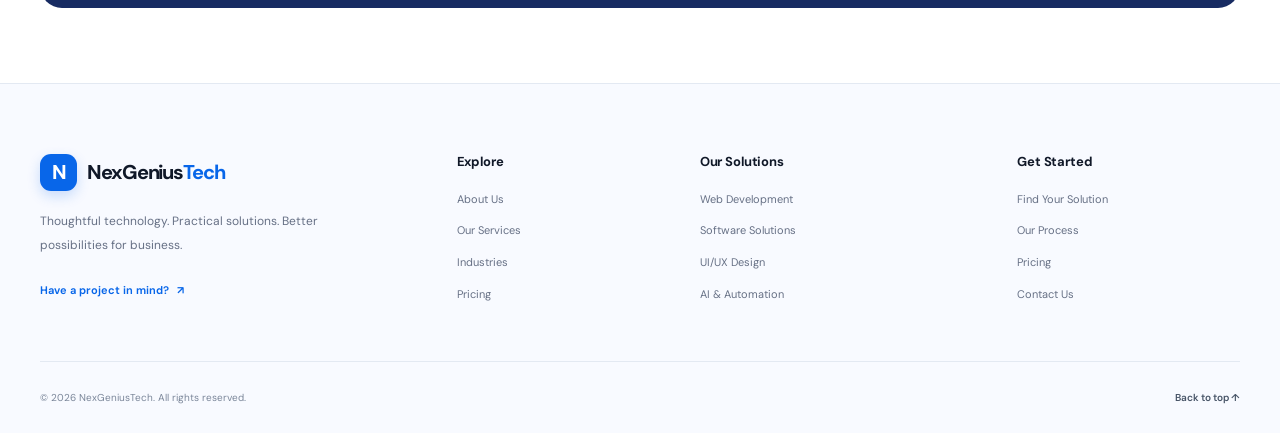
<file: industries.html>
<!DOCTYPE html>
<html lang="en">
<head>
  <meta charset="UTF-8">
  <meta name="viewport" content="width=device-width, initial-scale=1.0">
  <meta name="theme-color" content="#ffffff">
  <meta name="description" content="Explore the industries served by NexGeniusTech, from e-commerce and healthcare to education, finance and manufacturing.">

  <title>Industries We Serve | NexGeniusTech</title>

  <link rel="preconnect" href="https://fonts.googleapis.com">
  <link rel="preconnect" href="https://fonts.gstatic.com" crossorigin>
  <link href="https://fonts.googleapis.com/css2?family=DM+Sans:wght@400;500;600;700&family=Manrope:wght@400;500;600;700;800&display=swap" rel="stylesheet">

  <link rel="stylesheet" href="./style.css">
  <link rel="stylesheet" href="./industries.css">

  <script src="./script.js" defer></script>
</head>

<body id="home">

  <!-- HEADER -->
  <header class="site-header">
    <nav class="navbar container" aria-label="Main navigation">

      <a href="./index.html" class="brand" aria-label="NexGeniusTech home">
        <span class="brand-icon">N</span>
        <span>NexGenius<span class="accent">Tech</span></span>
      </a>

      <button
        class="menu-toggle"
        id="menuToggle"
        type="button"
        aria-label="Open navigation"
        aria-expanded="false"
        aria-controls="navMenu"
      >
        <span></span>
        <span></span>
        <span></span>
      </button>

      <div class="nav-menu" id="navMenu">
        <a class="nav-link" href="./index.html">Home</a>
        <a class="nav-link" href="./about.html">About</a>
        <a class="nav-link" href="./services.html">Services</a>
        <a class="nav-link active" href="./industries.html" aria-current="page">Industries</a>
        <a class="nav-link" href="./pricing.html">Pricing</a>
        <a class="nav-link" href="./contact.html">Contact</a>

        <a class="nav-cta" href="./contact.html">
          Let's Talk <span aria-hidden="true">↗</span>
        </a>
      </div>

    </nav>
  </header>

  <main>

    <!-- HERO -->
    <section class="hero" id="industries">
      <div class="container">
        <div class="hero-content">

          <span class="hero-label">
            <span aria-hidden="true"></span>
            Industries We Serve
          </span>

          <h1>
            Digital solutions for
            <span>every industry.</span>
          </h1>

          <p class="hero-description">
            Every industry has different challenges. We help businesses
            explore technology solutions tailored to their workflows,
            customers and goals.
          </p>

          <div class="hero-actions">
            <a class="btn btn-primary" href="#industry-list">
              Explore Industries ↓
            </a>

            <a class="btn btn-outline" href="./contact.html">
              Discuss Your Project
            </a>
          </div>

          <p class="hero-note">
            Flexible technology solutions for different business needs.
          </p>

        </div>
      </div>
    </section>

    <!-- INDUSTRIES GRID -->
    <section class="section industries-section" id="industry-list">
      <div class="container">

        <div class="section-heading">
          <span class="eyebrow">Who we work with</span>
          <h2>Industries we serve</h2>
          <p>
            Discover how websites, software, automation and digital experiences
            can support businesses across different sectors.
          </p>
        </div>

        <div class="industry-grid">

          <article class="industry-card">
            <div class="industry-icon" aria-hidden="true">🛒</div>
            <h3>E-commerce &amp; Retail</h3>
            <p>
              Online stores, product catalogues, inventory workflows and
              shopping experiences designed to help retailers serve customers online.
            </p>
            <a class="industry-link" href="./contact.html?industry=ecommerce">
              Explore solutions <span aria-hidden="true">→</span>
            </a>
          </article>

          <article class="industry-card">
            <div class="industry-icon" aria-hidden="true">🏥</div>
            <h3>Healthcare</h3>
            <p>
              Healthcare websites, appointment-request systems, patient
              information portals and administrative workflow tools.
            </p>
            <a class="industry-link" href="./contact.html?industry=healthcare">
              Explore solutions <span aria-hidden="true">→</span>
            </a>
          </article>

          <article class="industry-card">
            <div class="industry-icon" aria-hidden="true">🎓</div>
            <h3>Education &amp; E-learning</h3>
            <p>
              Educational websites, course portals, learning dashboards
              and digital tools for students, teachers and institutions.
            </p>
            <a class="industry-link" href="./contact.html?industry=education">
              Explore solutions <span aria-hidden="true">→</span>
            </a>
          </article>

          <article class="industry-card">
            <div class="industry-icon" aria-hidden="true">💰</div>
            <h3>Finance &amp; Accounting</h3>
            <p>
              Business finance dashboards, reporting interfaces, accounting
              workflow tools and secure information-management systems.
            </p>
            <a class="industry-link" href="./contact.html?industry=finance">
              Explore solutions <span aria-hidden="true">→</span>
            </a>
          </article>

          <article class="industry-card">
            <div class="industry-icon" aria-hidden="true">🏢</div>
            <h3>Real Estate</h3>
            <p>
              Property listing websites, searchable catalogues, enquiry
              management and digital experiences for property businesses.
            </p>
            <a class="industry-link" href="./contact.html?industry=real-estate">
              Explore solutions <span aria-hidden="true">→</span>
            </a>
          </article>

          <article class="industry-card">
            <div class="industry-icon" aria-hidden="true">🏭</div>
            <h3>Manufacturing</h3>
            <p>
              Company websites, product catalogues, inventory interfaces
              and internal tools that help organise business operations.
            </p>
            <a class="industry-link" href="./contact.html?industry=manufacturing">
              Explore solutions <span aria-hidden="true">→</span>
            </a>
          </article>

          <article class="industry-card">
            <div class="industry-icon" aria-hidden="true">🚚</div>
            <h3>Logistics &amp; Transportation</h3>
            <p>
              Logistics websites, shipment-status interfaces, order
              management workflows and operational reporting dashboards.
            </p>
            <a class="industry-link" href="./contact.html?industry=logistics">
              Explore solutions <span aria-hidden="true">→</span>
            </a>
          </article>

          <article class="industry-card">
            <div class="industry-icon" aria-hidden="true">🍽️</div>
            <h3>Food &amp; Hospitality</h3>
            <p>
              Restaurant websites, digital menus, booking enquiries,
              food-ordering experiences and hospitality business portals.
            </p>
            <a class="industry-link" href="./contact.html?industry=hospitality">
              Explore solutions <span aria-hidden="true">→</span>
            </a>
          </article>

          <article class="industry-card">
            <div class="industry-icon" aria-hidden="true">💼</div>
            <h3>Professional Services</h3>
            <p>
              Corporate websites, service portfolios, appointment enquiries
              and lead-management tools for consultants and agencies.
            </p>
            <a class="industry-link" href="./contact.html?industry=professional-services">
              Explore solutions <span aria-hidden="true">→</span>
            </a>
          </article>

          <article class="industry-card">
            <div class="industry-icon" aria-hidden="true">🏋️</div>
            <h3>Fitness &amp; Wellness</h3>
            <p>
              Fitness websites, class schedules, membership information,
              booking interfaces and customer engagement tools.
            </p>
            <a class="industry-link" href="./contact.html?industry=fitness">
              Explore solutions <span aria-hidden="true">→</span>
            </a>
          </article>

          <article class="industry-card">
            <div class="industry-icon" aria-hidden="true">💻</div>
            <h3>IT &amp; Technology</h3>
            <p>
              Technology company websites, software product pages,
              client portals, dashboards and workflow automation tools.
            </p>
            <a class="industry-link" href="./contact.html?industry=technology">
              Explore solutions <span aria-hidden="true">→</span>
            </a>
          </article>

          <article class="industry-card">
            <div class="industry-icon" aria-hidden="true">🌱</div>
            <h3>Agriculture</h3>
            <p>
              Agriculture business websites, product catalogues, information
              portals and digital tools for managing business enquiries.
            </p>
            <a class="industry-link" href="./contact.html?industry=agriculture">
              Explore solutions <span aria-hidden="true">→</span>
            </a>
          </article>

        </div>
      </div>
    </section>

    <!-- DIGITAL SOLUTIONS -->
    <section class="section solutions-section" id="digital-solutions">
      <div class="container solutions-layout">

        <div class="solutions-copy">
          <span class="eyebrow">Our approach</span>

          <h2>Technology shaped around your industry.</h2>

          <p>
            We start by understanding your business requirements and then
            identify the digital tools that may help. Each project is scoped
            according to its users, objectives and technical needs.
          </p>

          <ul class="solution-list">
            <li>
              <span class="solution-check" aria-hidden="true">✓</span>
              <span>
                <strong>Industry-specific requirements</strong>
                <small>Solutions planned around your business workflows and priorities.</small>
              </span>
            </li>

            <li>
              <span class="solution-check" aria-hidden="true">✓</span>
              <span>
                <strong>Responsive digital experiences</strong>
                <small>Interfaces designed for mobile, tablet and desktop screens.</small>
              </span>
            </li>

            <li>
              <span class="solution-check" aria-hidden="true">✓</span>
              <span>
                <strong>Scalable technology options</strong>
                <small>Features and architecture selected according to the project scope.</small>
              </span>
            </li>

            <li>
              <span class="solution-check" aria-hidden="true">✓</span>
              <span>
                <strong>Ongoing improvement</strong>
                <small>Support and enhancements can be planned around your needs.</small>
              </span>
            </li>
          </ul>

          <a class="btn btn-primary" href="./services.html">
            Explore Our Services ↗
          </a>
        </div>

        <div class="solution-visual">

          <div class="visual-card">
            <span class="visual-icon" aria-hidden="true">🌐</span>
            <div>
              <h3>Web Development</h3>
              <p>Websites and online platforms</p>
            </div>
          </div>

          <div class="visual-card">
            <span class="visual-icon" aria-hidden="true">⚙️</span>
            <div>
              <h3>Custom Software</h3>
              <p>Tools for business workflows</p>
            </div>
          </div>

          <div class="visual-card">
            <span class="visual-icon" aria-hidden="true">📊</span>
            <div>
              <h3>Business Dashboards</h3>
              <p>Organised data and reporting</p>
            </div>
          </div>

          <div class="visual-card">
            <span class="visual-icon" aria-hidden="true">✳️</span>
            <div>
              <h3>AI &amp; Automation</h3>
              <p>Practical automation opportunities</p>
            </div>
          </div>

        </div>
      </div>
    </section>

    <!-- CALL TO ACTION -->
    <section class="cta-section" id="contact-cta">
      <div class="container">
        <div class="cta-panel">
          <div>
            <h2>Your industry. Your requirements. Your digital solution.</h2>
            <p>
              Tell us about your business and the challenge you want to solve.
              We'll discuss the requirements and possible next steps.
            </p>
          </div>

          <a class="btn" href="./contact.html">
            Discuss Your Project ↗
          </a>
        </div>
      </div>
    </section>

  </main>

  <!-- FOOTER -->
  <footer class="site-footer">
    <div class="container footer-main">

      <div class="footer-brand">
        <a href="./index.html" class="brand">
          <span class="brand-icon">N</span>
          <span>NexGenius<span class="accent">Tech</span></span>
        </a>

        <p>
          Thoughtful technology. Practical solutions. Better possibilities for business.
        </p>

        <a href="./contact.html" class="footer-contact-link">
          Have a project in mind? <span aria-hidden="true">↗</span>
        </a>
      </div>

      <div class="footer-links">
        <h3>Explore</h3>
        <a href="./about.html">About Us</a>
        <a href="./services.html">Our Services</a>
        <a href="./industries.html">Industries</a>
        <a href="./pricing.html">Pricing</a>
      </div>

      <div class="footer-links">
        <h3>Our Solutions</h3>
        <a href="./services.html#web-development">Web Development</a>
        <a href="./services.html#software-solutions">Software Solutions</a>
        <a href="./services.html#ui-ux-design">UI/UX Design</a>
        <a href="./services.html#ai-automation">AI &amp; Automation</a>
      </div>

      <div class="footer-links">
        <h3>Get Started</h3>
        <a href="./index.html#solution-finder">Find Your Solution</a>
        <a href="./services.html#process">Our Process</a>
        <a href="./pricing.html">Pricing</a>
        <a href="./contact.html">Contact Us</a>
      </div>

    </div>

    <div class="container footer-bottom">
      <p>© <span id="year"></span> NexGeniusTech. All rights reserved.</p>
      <a href="#home">Back to top ↑</a>
    </div>
  </footer>

</body>
</html>
</file>
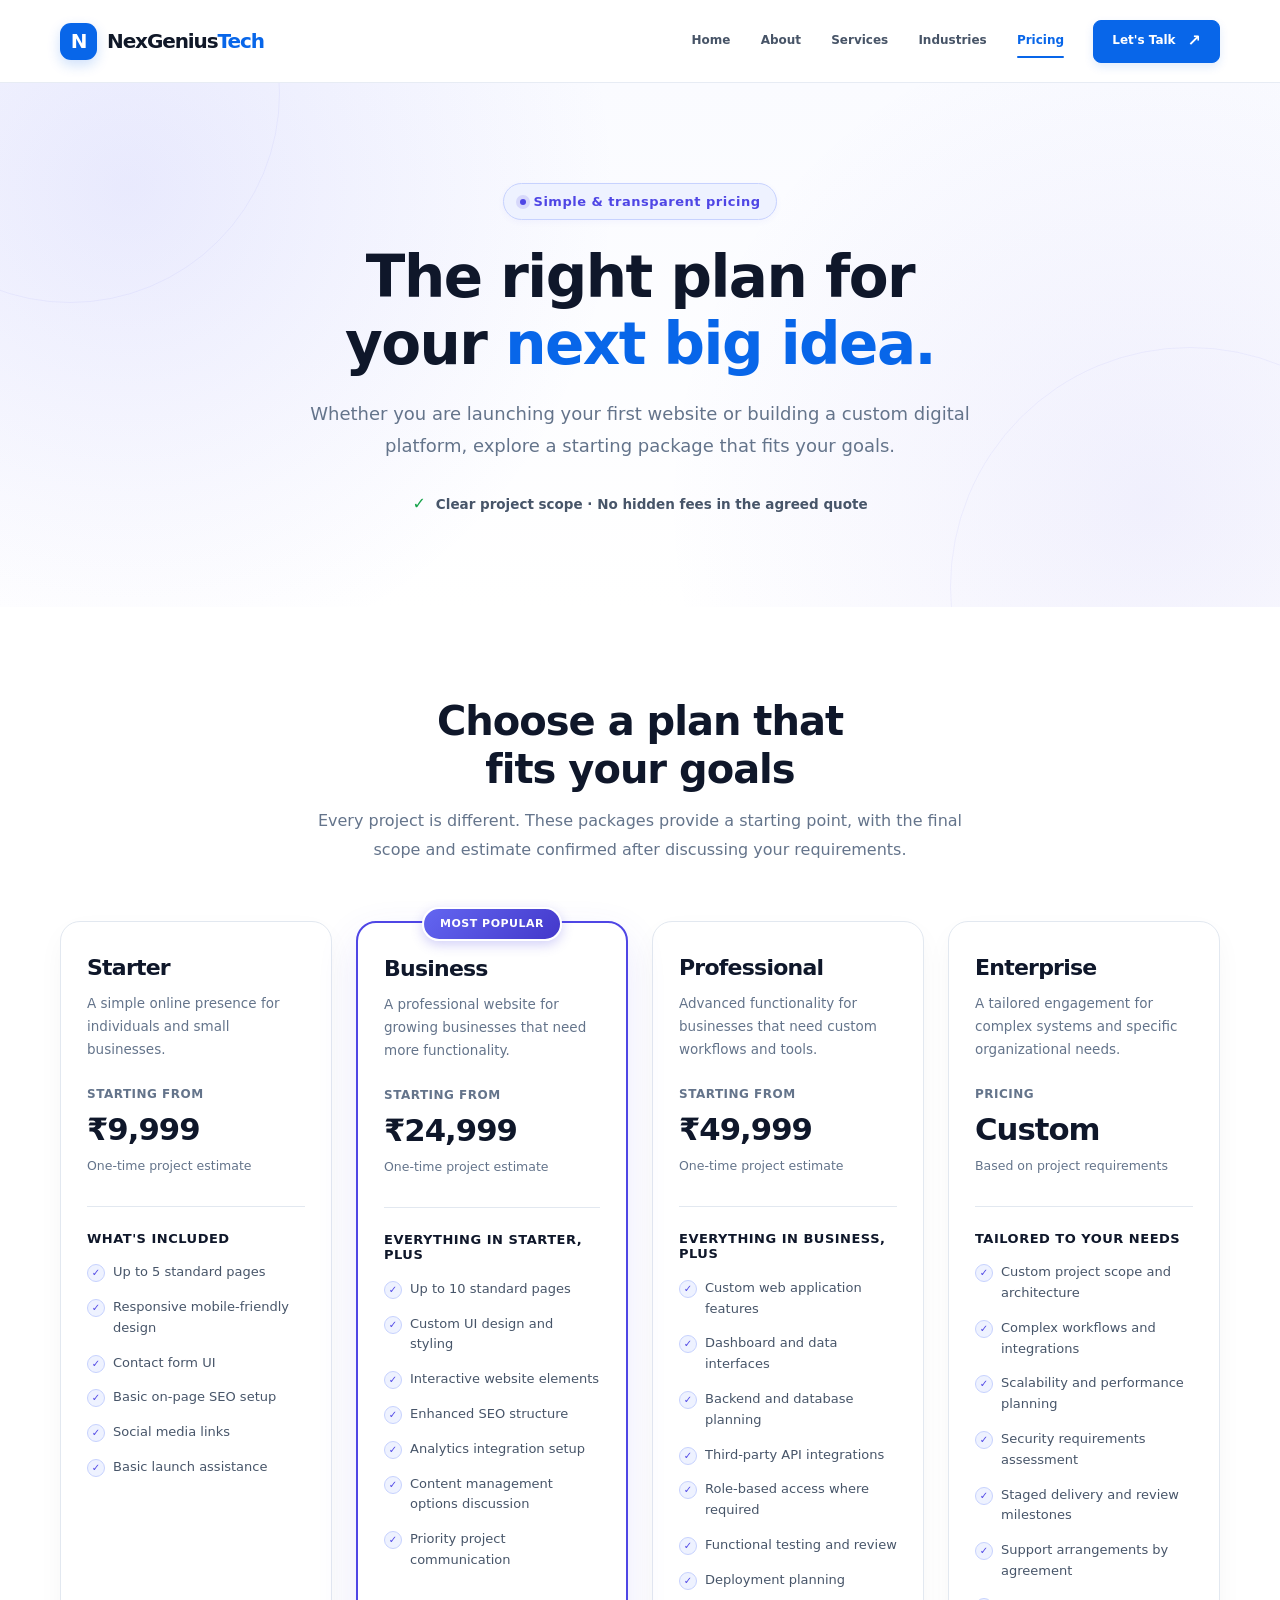
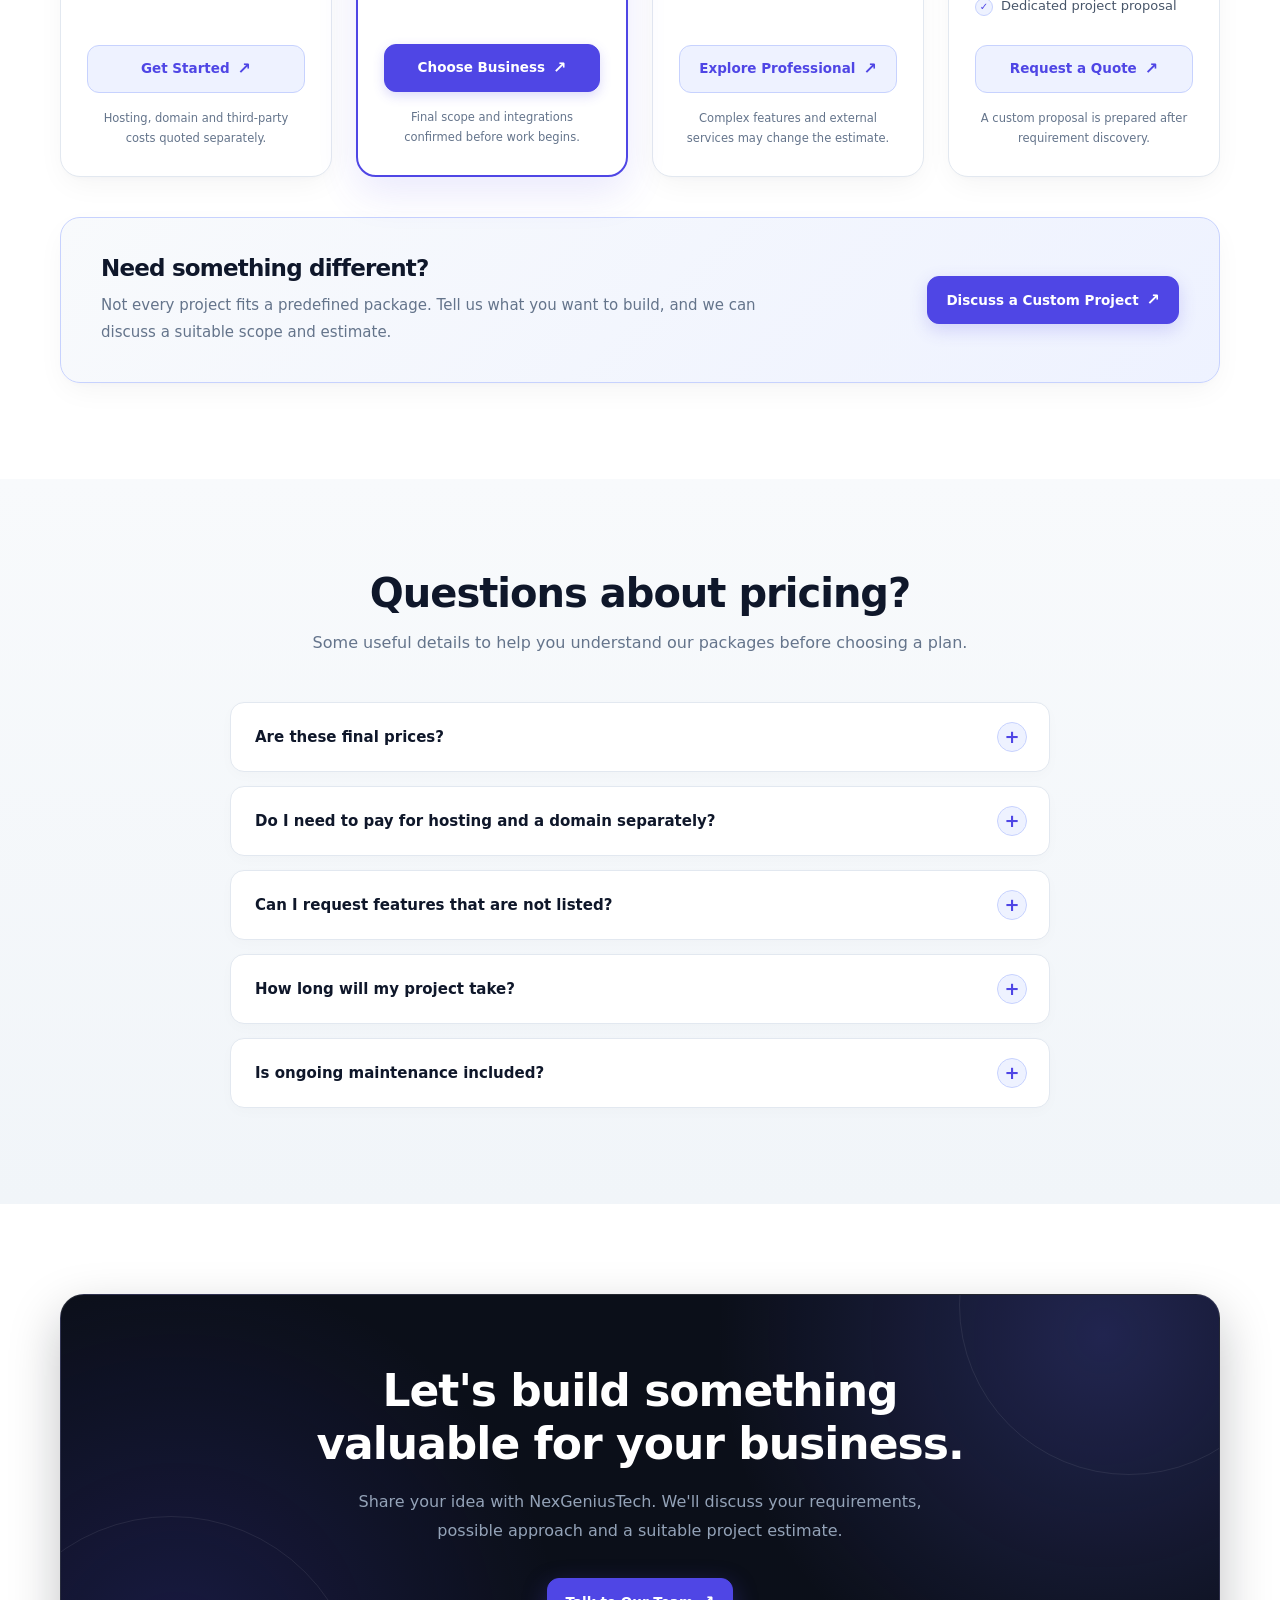
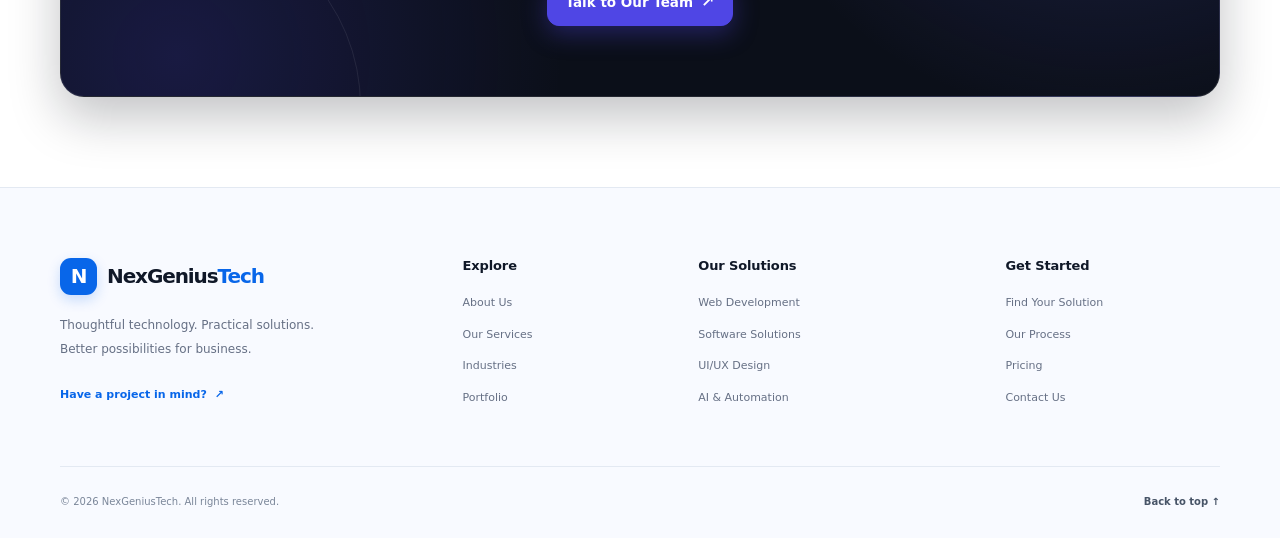
<file: pricing.html>
<!DOCTYPE html>
<html lang="en">
<head>
    <meta charset="UTF-8">
    <meta name="viewport" content="width=device-width, initial-scale=1.0">
    <meta name="theme-color" content="#ffffff">
    <meta name="description" content="Explore flexible website and software development packages from NexGeniusTech.">

    <title>Pricing Plans | NexGeniusTech</title>

    <link rel="preconnect" href="https://fonts.googleapis.com">
    <link rel="preconnect" href="https://fonts.gstatic.com" crossorigin>

    <link href="https://fonts.googleapis.com/css2?family=DM+Sans:wght@400;500;600;700&family=Manrope:wght@400;500;600;700;800&display=swap" rel="stylesheet">

    <link rel="stylesheet" href="./style.css">
    <link rel="stylesheet" href="./pricing.css">

    <script src="./script.js" defer></script>
</head>

<body id="home">

    <!-- Shared Navbar -->
    <header class="site-header">
        <nav class="navbar container" aria-label="Main navigation">

            <a href="index.html" class="brand" aria-label="NexGeniusTech home">
                <span class="brand-icon">N</span>
                <span>NexGenius<span class="accent">Tech</span></span>
            </a>

            <button
                class="menu-toggle"
                id="menuToggle"
                type="button"
                aria-label="Open navigation"
                aria-expanded="false"
                aria-controls="navMenu">

                <span></span>
                <span></span>
                <span></span>
            </button>

            <div class="nav-menu" id="navMenu">
                <a class="nav-link" href="index.html#home">Home</a>
                <a class="nav-link" href="about.html">About</a>
                <a class="nav-link" href="services.html">Services</a>
                <a class="nav-link" href="industries.html">Industries</a>
                <a class="nav-link active" href="pricing.html" aria-current="page">Pricing</a>

                <a class="nav-cta" href="contact.html">
                    Let's Talk <span aria-hidden="true">↗</span>
                </a>
            </div>

        </nav>
    </header>

    <main>

        <!-- Pricing Hero -->
        <section class="pricing-hero">
            <div class="container">

                <span class="pricing-eyebrow">
                    Simple &amp; transparent pricing
                </span>

                <h1>
                    The right plan for your
                    <span>next big idea.</span>
                </h1>

                <p>
                    Whether you are launching your first website or building
                    a custom digital platform, explore a starting package
                    that fits your goals.
                </p>

                <div class="pricing-note">
                    Clear project scope · No hidden fees in the agreed quote
                </div>

            </div>
        </section>

        <!-- Pricing Plans -->
        <section class="pricing-section" id="pricing-plans">
            <div class="container">

                <div class="pricing-section-heading">
                    <h2>Choose a plan that fits your goals</h2>
                    <p>
                        Every project is different. These packages provide
                        a starting point, with the final scope and estimate
                        confirmed after discussing your requirements.
                    </p>
                </div>

                <div class="pricing-grid">

                    <!-- Starter Plan -->
                    <article class="pricing-card">

                        <h3>Starter</h3>

                        <p class="pricing-card-description">
                            A simple online presence for individuals
                            and small businesses.
                        </p>

                        <p class="pricing-price-label">Starting from</p>

                        <p class="pricing-price">
                            ₹9,999
                        </p>

                        <p class="pricing-billing-note">
                            One-time project estimate
                        </p>

                        <hr class="pricing-divider">

                        <h4 class="pricing-features-title">
                            What's included
                        </h4>

                        <ul class="pricing-features">
                            <li>Up to 5 standard pages</li>
                            <li>Responsive mobile-friendly design</li>
                            <li>Contact form UI</li>
                            <li>Basic on-page SEO setup</li>
                            <li>Social media links</li>
                            <li>Basic launch assistance</li>
                        </ul>

                        <a class="pricing-button" href="contact.html?plan=starter">
                            Get Started <span aria-hidden="true">↗</span>
                        </a>

                        <p class="pricing-disclaimer">
                            Hosting, domain and third-party costs quoted separately.
                        </p>

                    </article>

                    <!-- Business Plan -->
                    <article class="pricing-card popular">

                        <span class="popular-badge">MOST POPULAR</span>

                        <h3>Business</h3>

                        <p class="pricing-card-description">
                            A professional website for growing businesses
                            that need more functionality.
                        </p>

                        <p class="pricing-price-label">Starting from</p>

                        <p class="pricing-price">
                            ₹24,999
                        </p>

                        <p class="pricing-billing-note">
                            One-time project estimate
                        </p>

                        <hr class="pricing-divider">

                        <h4 class="pricing-features-title">
                            Everything in Starter, plus
                        </h4>

                        <ul class="pricing-features">
                            <li>Up to 10 standard pages</li>
                            <li>Custom UI design and styling</li>
                            <li>Interactive website elements</li>
                            <li>Enhanced SEO structure</li>
                            <li>Analytics integration setup</li>
                            <li>Content management options discussion</li>
                            <li>Priority project communication</li>
                        </ul>

                        <a class="pricing-button" href="contact.html?plan=business">
                            Choose Business <span aria-hidden="true">↗</span>
                        </a>

                        <p class="pricing-disclaimer">
                            Final scope and integrations confirmed before work begins.
                        </p>

                    </article>

                    <!-- Professional Plan -->
                    <article class="pricing-card">

                        <h3>Professional</h3>

                        <p class="pricing-card-description">
                            Advanced functionality for businesses that need
                            custom workflows and tools.
                        </p>

                        <p class="pricing-price-label">Starting from</p>

                        <p class="pricing-price">
                            ₹49,999
                        </p>

                        <p class="pricing-billing-note">
                            One-time project estimate
                        </p>

                        <hr class="pricing-divider">

                        <h4 class="pricing-features-title">
                            Everything in Business, plus
                        </h4>

                        <ul class="pricing-features">
                            <li>Custom web application features</li>
                            <li>Dashboard and data interfaces</li>
                            <li>Backend and database planning</li>
                            <li>Third-party API integrations</li>
                            <li>Role-based access where required</li>
                            <li>Functional testing and review</li>
                            <li>Deployment planning</li>
                        </ul>

                        <a class="pricing-button" href="contact.html?plan=professional">
                            Explore Professional <span aria-hidden="true">↗</span>
                        </a>

                        <p class="pricing-disclaimer">
                            Complex features and external services may change the estimate.
                        </p>

                    </article>

                    <!-- Enterprise Plan -->
                    <article class="pricing-card">

                        <h3>Enterprise</h3>

                        <p class="pricing-card-description">
                            A tailored engagement for complex systems
                            and specific organizational needs.
                        </p>

                        <p class="pricing-price-label">Pricing</p>

                        <p class="pricing-price">
                            Custom
                        </p>

                        <p class="pricing-billing-note">
                            Based on project requirements
                        </p>

                        <hr class="pricing-divider">

                        <h4 class="pricing-features-title">
                            Tailored to your needs
                        </h4>

                        <ul class="pricing-features">
                            <li>Custom project scope and architecture</li>
                            <li>Complex workflows and integrations</li>
                            <li>Scalability and performance planning</li>
                            <li>Security requirements assessment</li>
                            <li>Staged delivery and review milestones</li>
                            <li>Support arrangements by agreement</li>
                            <li>Dedicated project proposal</li>
                        </ul>

                        <a class="pricing-button" href="contact.html?plan=enterprise">
                            Request a Quote <span aria-hidden="true">↗</span>
                        </a>

                        <p class="pricing-disclaimer">
                            A custom proposal is prepared after requirement discovery.
                        </p>

                    </article>

                </div>

                <!-- Custom Project Banner -->
                <div class="custom-pricing">

                    <div class="custom-pricing-content">
                        <h3>Need something different?</h3>

                        <p>
                            Not every project fits a predefined package.
                            Tell us what you want to build, and we can discuss
                            a suitable scope and estimate.
                        </p>
                    </div>

                    <a class="pricing-button" href="contact.html?plan=custom">
                        Discuss a Custom Project <span aria-hidden="true">↗</span>
                    </a>

                </div>

            </div>
        </section>

        <!-- Pricing FAQ -->
        <section class="pricing-faq" id="pricing-faq">
            <div class="container">

                <div class="pricing-faq-heading">
                    <h2>Questions about pricing?</h2>
                    <p>
                        Some useful details to help you understand
                        our packages before choosing a plan.
                    </p>
                </div>

                <div class="pricing-faq-list">

                    <details>
                        <summary>Are these final prices?</summary>
                        <p>
                            These are illustrative starting prices.
                            Actual pricing should be confirmed after reviewing
                            your requirements, features, content, integrations
                            and delivery scope.
                        </p>
                    </details>

                    <details>
                        <summary>
                            Do I need to pay for hosting and a domain separately?
                        </summary>
                        <p>
                            Hosting, domain registration, premium tools and
                            third-party services may be billed separately unless
                            they are explicitly included in the final written
                            project proposal.
                        </p>
                    </details>

                    <details>
                        <summary>Can I request features that are not listed?</summary>
                        <p>
                            Yes. Share your requirements with the team.
                            Additional features can be assessed and included
                            in a revised scope and quote.
                        </p>
                    </details>

                    <details>
                        <summary>How long will my project take?</summary>
                        <p>
                            Delivery time depends on project size, content
                            readiness, integrations, testing and review cycles.
                            A timeline should be agreed after discovery.
                        </p>
                    </details>

                    <details>
                        <summary>Is ongoing maintenance included?</summary>
                        <p>
                            Ongoing maintenance is not automatically included
                            unless the final agreement specifies it.
                            Support options can be discussed before launch.
                        </p>
                    </details>

                </div>

            </div>
        </section>

        <!-- Final CTA -->
        <section class="pricing-cta">
            <div class="container">

                <div class="pricing-cta-inner">

                    <h2>
                        Let's build something valuable for your business.
                    </h2>

                    <p>
                        Share your idea with NexGeniusTech. We'll discuss
                        your requirements, possible approach and a suitable
                        project estimate.
                    </p>

                    <a class="pricing-button" href="contact.html">
                        Talk to Our Team <span aria-hidden="true">↗</span>
                    </a>

                </div>

            </div>
        </section>

    </main>

    <!-- Shared Footer -->
    <footer class="site-footer">

        <div class="container footer-main">

            <div class="footer-brand">

                <a href="index.html" class="brand">
                    <span class="brand-icon">N</span>
                    <span>NexGenius<span class="accent">Tech</span></span>
                </a>

                <p>
                    Thoughtful technology. Practical solutions.
                    Better possibilities for business.
                </p>

                <a href="contact.html" class="footer-contact-link">
                    Have a project in mind? <span aria-hidden="true">↗</span>
                </a>

            </div>

            <div class="footer-links">
                <h3>Explore</h3>
                <a href="about.html">About Us</a>
                <a href="services.html">Our Services</a>
                <a href="industries.html">Industries</a>
                <a href="projects.html">Portfolio</a>
            </div>

            <div class="footer-links">
                <h3>Our Solutions</h3>
                <a href="services.html#web-development">Web Development</a>
                <a href="services.html#software-solutions">Software Solutions</a>
                <a href="services.html#ui-ux-design">UI/UX Design</a>
                <a href="services.html#ai-automation">AI &amp; Automation</a>
            </div>

            <div class="footer-links">
                <h3>Get Started</h3>
                <a href="services.html#solution-finder">Find Your Solution</a>
                <a href="process.html">Our Process</a>
                <a href="pricing.html#pricing-plans">Pricing</a>
                <a href="contact.html">Contact Us</a>
            </div>

        </div>

        <div class="container footer-bottom">
            <p>
                © <span id="year"></span> NexGeniusTech. All rights reserved.
            </p>

            <a href="#home">Back to top ↑</a>
        </div>

    </footer>

</body>
</html>
</file>
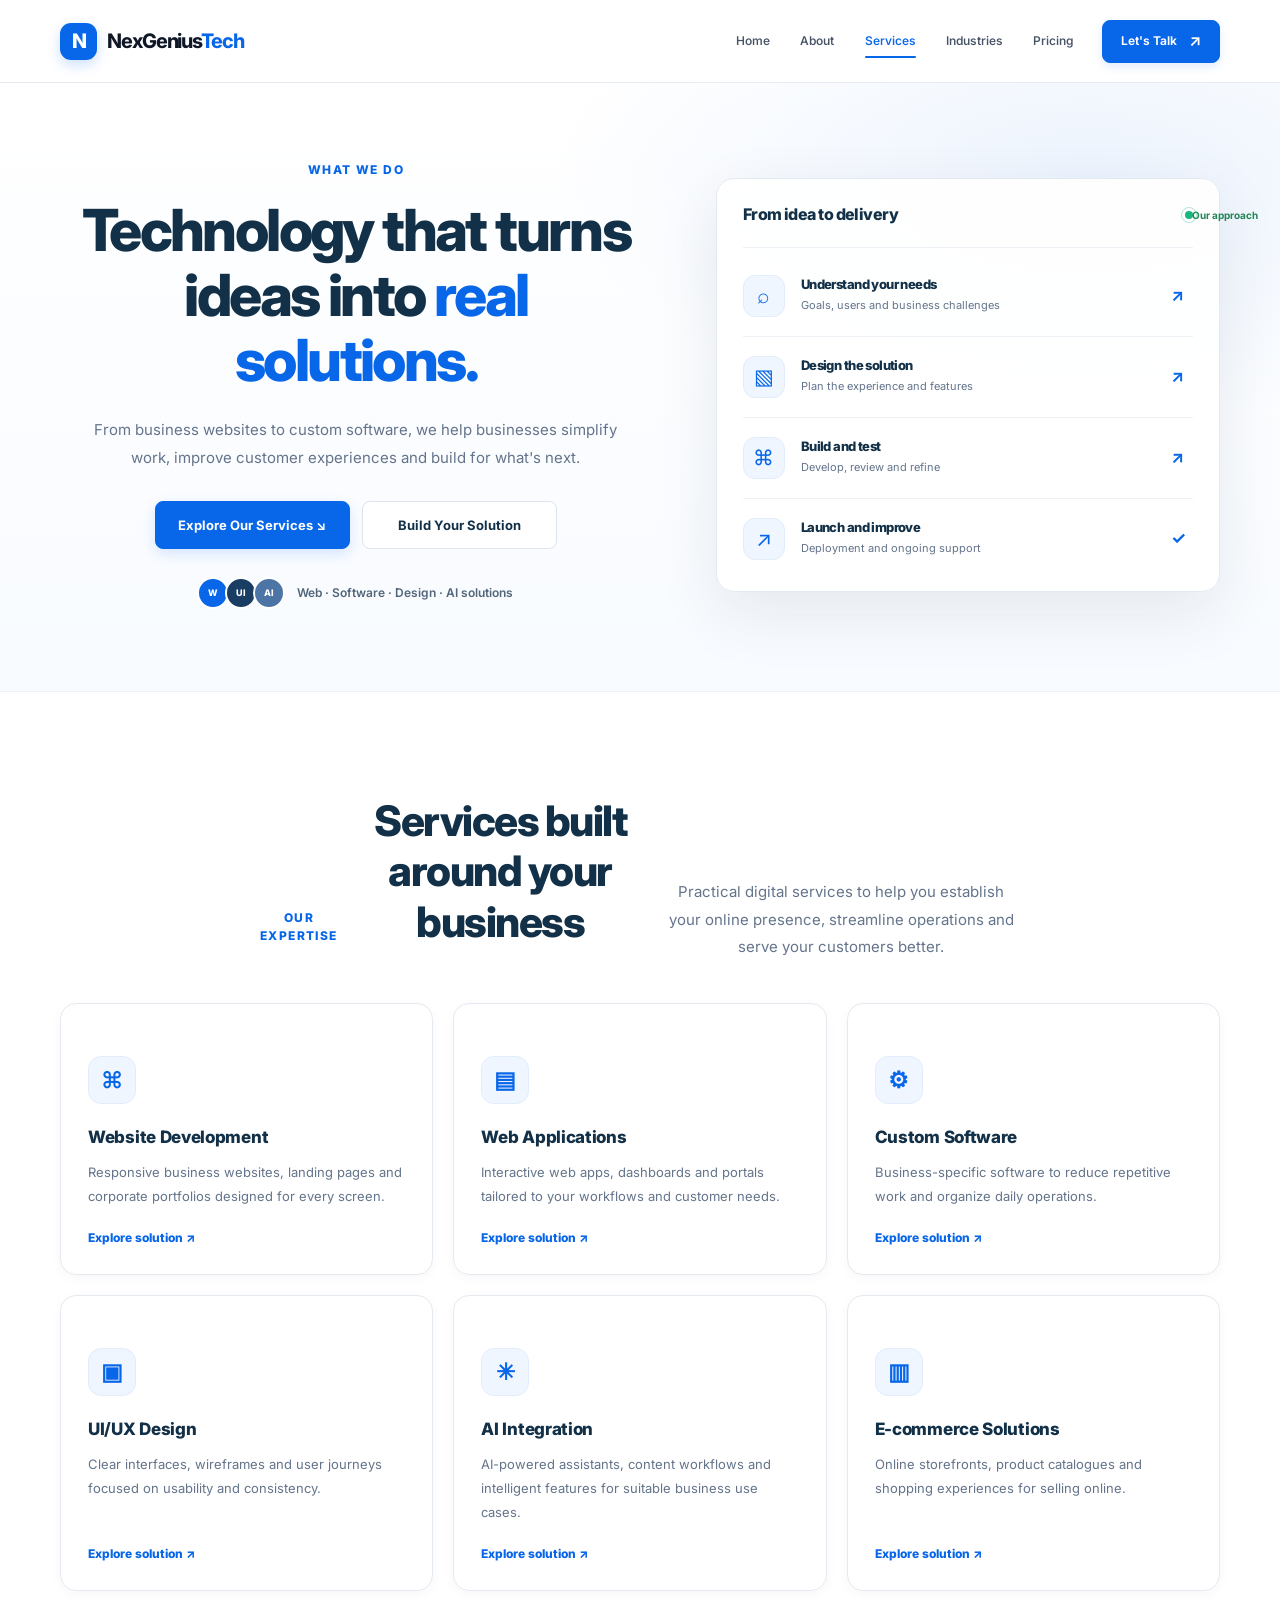
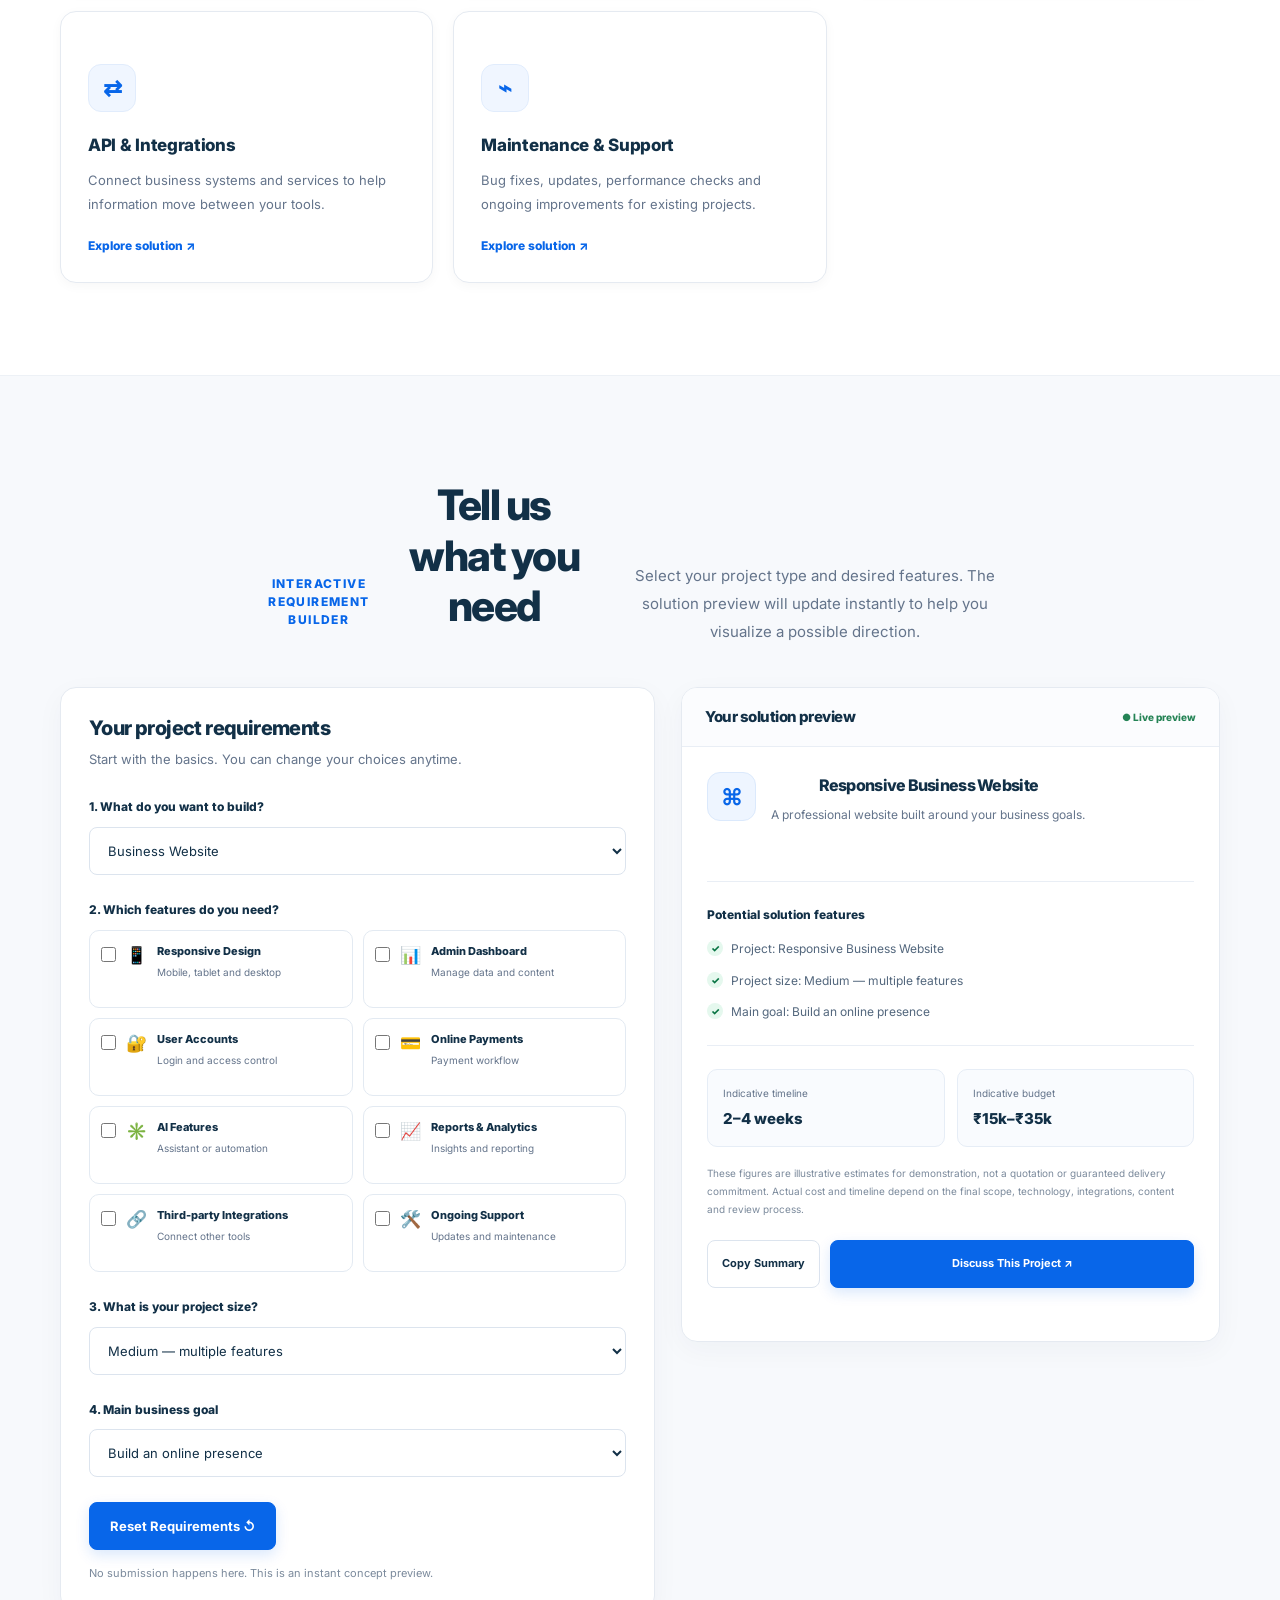
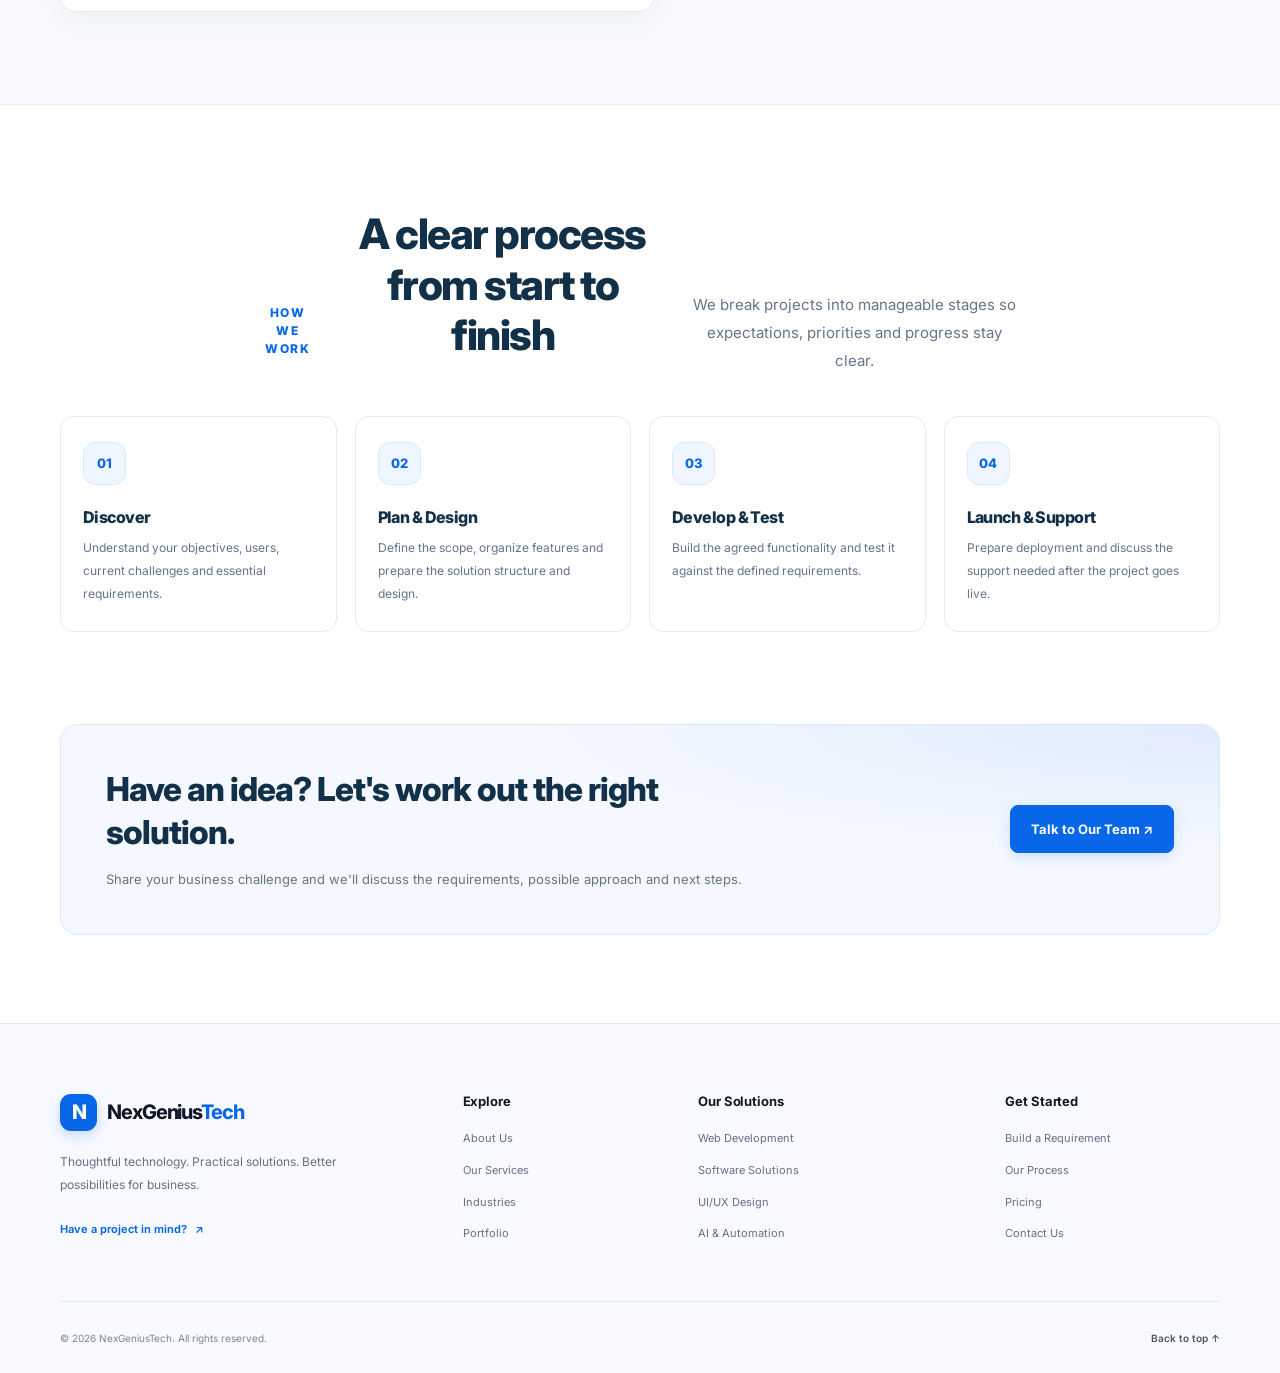
<file: services.html>
<!DOCTYPE html>
<html lang="en">
<head>
  <meta charset="UTF-8">
  <meta name="viewport" content="width=device-width, initial-scale=1.0">
  <meta name="theme-color" content="#ffffff">
  <meta name="description" content="Explore web development, software solutions, AI integration, UI/UX design and digital services from NextGeniusTech.">

  <title>Our Services | NexGeniusTech</title>

  <link rel="preconnect" href="https://fonts.googleapis.com">
  <link rel="preconnect" href="https://fonts.gstatic.com" crossorigin>

  <link
    href="https://fonts.googleapis.com/css2?family=Inter:wght@400;500;600;700;800&display=swap"
    rel="stylesheet"
  >

  <link rel="stylesheet" href="./style.css">
  <link rel="stylesheet" href="./services.css">

  <script src="./script.js" defer></script>
  <script src="./services.js" defer></script>
</head>

<body id="home">

  <!-- ==================== HEADER ==================== -->

  <header class="site-header">
    <nav class="navbar container" aria-label="Main navigation">

      <a href="index.html" class="brand" aria-label="NexGeniusTech home">
        <span class="brand-icon">N</span>
        <span>NexGenius<span class="accent">Tech</span></span>
      </a>

      <button
        class="menu-toggle"
        id="menuToggle"
        type="button"
        aria-label="Open navigation"
        aria-expanded="false"
        aria-controls="navMenu"
      >
        <span></span>
        <span></span>
        <span></span>
      </button>

      <div class="nav-menu" id="navMenu">
        <a class="nav-link" href="index.html#home">Home</a>
        <a class="nav-link" href="about.html">About</a>
        <a class="nav-link active" href="services.html" aria-current="page">Services</a>
        <a class="nav-link" href="industries.html">Industries</a>
        <a class="nav-link" href="pricing.html">Pricing</a>

        <a class="nav-cta" href="contact.html">
          Let's Talk <span aria-hidden="true">↗</span>
        </a>
      </div>

    </nav>
  </header>


  <main>

    <!-- ==================== HERO ==================== -->

    <section class="services-hero" id="services-home">
      <div class="container hero-grid">

        <div class="hero-content">
          <span class="eyebrow">What we do</span>

          <h1>
            Technology that turns ideas into
            <span>real solutions.</span>
          </h1>

          <p class="hero-copy">
            From business websites to custom software, we help businesses
            simplify work, improve customer experiences and build for what's next.
          </p>

          <div class="hero-actions">
            <a class="button button-primary" href="#all-services">
              Explore Our Services ↘
            </a>

            <a class="button button-secondary" href="#requirement-builder">
              Build Your Solution
            </a>
          </div>

          <div class="hero-note">
            <div class="avatar-stack" aria-hidden="true">
              <span>W</span>
              <span>UI</span>
              <span>AI</span>
            </div>

            <span>Web · Software · Design · AI solutions</span>
          </div>
        </div>

        <div class="hero-panel">
          <div class="panel-top">
            <h3>From idea to delivery</h3>
            <span class="live-dot">Our approach</span>
          </div>

          <div class="workflow">

            <div class="workflow-item">
              <div class="workflow-icon" aria-hidden="true">⌕</div>
              <div>
                <h4>Understand your needs</h4>
                <p>Goals, users and business challenges</p>
              </div>
              <span class="workflow-arrow">↗</span>
            </div>

            <div class="workflow-item">
              <div class="workflow-icon" aria-hidden="true">▧</div>
              <div>
                <h4>Design the solution</h4>
                <p>Plan the experience and features</p>
              </div>
              <span class="workflow-arrow">↗</span>
            </div>

            <div class="workflow-item">
              <div class="workflow-icon" aria-hidden="true">⌘</div>
              <div>
                <h4>Build and test</h4>
                <p>Develop, review and refine</p>
              </div>
              <span class="workflow-arrow">↗</span>
            </div>

            <div class="workflow-item">
              <div class="workflow-icon" aria-hidden="true">↗</div>
              <div>
                <h4>Launch and improve</h4>
                <p>Deployment and ongoing support</p>
              </div>
              <span class="workflow-arrow">✓</span>
            </div>

          </div>
        </div>

      </div>
    </section>


    <!-- ==================== SERVICES ==================== -->

    <section class="section services-section" id="all-services">
      <div class="container">

        <div class="section-heading">
          <span class="eyebrow">Our expertise</span>
          <h2>Services built around your business</h2>
          <p>
            Practical digital services to help you establish your online presence,
            streamline operations and serve your customers better.
          </p>
        </div>

        <div class="service-grid">

          <article class="service-card">
            <div class="service-icon" aria-hidden="true">⌘</div>
            <h3>Website Development</h3>
            <p>
              Responsive business websites, landing pages and corporate
              portfolios designed for every screen.
            </p>
            <a class="service-link" href="#requirement-builder" data-service="website">
              Explore solution ↗
            </a>
          </article>

          <article class="service-card">
            <div class="service-icon" aria-hidden="true">▤</div>
            <h3>Web Applications</h3>
            <p>
              Interactive web apps, dashboards and portals tailored to your
              workflows and customer needs.
            </p>
            <a class="service-link" href="#requirement-builder" data-service="webapp">
              Explore solution ↗
            </a>
          </article>

          <article class="service-card">
            <div class="service-icon" aria-hidden="true">⚙</div>
            <h3>Custom Software</h3>
            <p>
              Business-specific software to reduce repetitive work and
              organize daily operations.
            </p>
            <a class="service-link" href="#requirement-builder" data-service="software">
              Explore solution ↗
            </a>
          </article>

          <article class="service-card">
            <div class="service-icon" aria-hidden="true">▣</div>
            <h3>UI/UX Design</h3>
            <p>
              Clear interfaces, wireframes and user journeys focused on
              usability and consistency.
            </p>
            <a class="service-link" href="#requirement-builder" data-service="design">
              Explore solution ↗
            </a>
          </article>

          <article class="service-card">
            <div class="service-icon" aria-hidden="true">✳</div>
            <h3>AI Integration</h3>
            <p>
              AI-powered assistants, content workflows and intelligent
              features for suitable business use cases.
            </p>
            <a class="service-link" href="#requirement-builder" data-service="ai">
              Explore solution ↗
            </a>
          </article>

          <article class="service-card">
            <div class="service-icon" aria-hidden="true">▥</div>
            <h3>E-commerce Solutions</h3>
            <p>
              Online storefronts, product catalogues and shopping experiences
              for selling online.
            </p>
            <a class="service-link" href="#requirement-builder" data-service="ecommerce">
              Explore solution ↗
            </a>
          </article>

          <article class="service-card">
            <div class="service-icon" aria-hidden="true">⇄</div>
            <h3>API & Integrations</h3>
            <p>
              Connect business systems and services to help information
              move between your tools.
            </p>
            <a class="service-link" href="#requirement-builder" data-service="integration">
              Explore solution ↗
            </a>
          </article>

          <article class="service-card">
            <div class="service-icon" aria-hidden="true">⌁</div>
            <h3>Maintenance & Support</h3>
            <p>
              Bug fixes, updates, performance checks and ongoing improvements
              for existing projects.
            </p>
            <a class="service-link" href="#requirement-builder" data-service="maintenance">
              Explore solution ↗
            </a>
          </article>

        </div>
      </div>
    </section>


    <!-- ==================== REQUIREMENT BUILDER ==================== -->

    <section class="section builder-section" id="requirement-builder">
      <div class="container">

        <div class="section-heading">
          <span class="eyebrow">Interactive requirement builder</span>
          <h2>Tell us what you need</h2>
          <p>
            Select your project type and desired features. The solution preview
            will update instantly to help you visualize a possible direction.
          </p>
        </div>

        <div class="builder-layout">

          <form class="builder-form" id="requirementForm">
            <h3 class="builder-title">Your project requirements</h3>

            <p class="builder-subtitle">
              Start with the basics. You can change your choices anytime.
            </p>

            <div class="field-group">
              <label class="field-label" for="projectType">
                1. What do you want to build?
              </label>

              <select class="form-select" id="projectType" name="projectType">
                <option value="website">Business Website</option>
                <option value="webapp">Web Application / Dashboard</option>
                <option value="software">Custom Business Software</option>
                <option value="design">UI/UX Design</option>
                <option value="ai">AI-Powered Solution</option>
                <option value="ecommerce">E-commerce Website</option>
                <option value="integration">API / System Integration</option>
                <option value="maintenance">Website Maintenance</option>
              </select>
            </div>

            <div class="field-group">
              <span class="field-label">2. Which features do you need?</span>

              <div class="option-grid">

                <label class="option-card">
                  <input type="checkbox" name="features" value="responsive">
                  <span class="option-emoji">📱</span>
                  <span>
                    <strong>Responsive Design</strong>
                    <small>Mobile, tablet and desktop</small>
                  </span>
                </label>

                <label class="option-card">
                  <input type="checkbox" name="features" value="admin">
                  <span class="option-emoji">📊</span>
                  <span>
                    <strong>Admin Dashboard</strong>
                    <small>Manage data and content</small>
                  </span>
                </label>

                <label class="option-card">
                  <input type="checkbox" name="features" value="auth">
                  <span class="option-emoji">🔐</span>
                  <span>
                    <strong>User Accounts</strong>
                    <small>Login and access control</small>
                  </span>
                </label>

                <label class="option-card">
                  <input type="checkbox" name="features" value="payments">
                  <span class="option-emoji">💳</span>
                  <span>
                    <strong>Online Payments</strong>
                    <small>Payment workflow</small>
                  </span>
                </label>

                <label class="option-card">
                  <input type="checkbox" name="features" value="ai">
                  <span class="option-emoji">✳️</span>
                  <span>
                    <strong>AI Features</strong>
                    <small>Assistant or automation</small>
                  </span>
                </label>

                <label class="option-card">
                  <input type="checkbox" name="features" value="analytics">
                  <span class="option-emoji">📈</span>
                  <span>
                    <strong>Reports & Analytics</strong>
                    <small>Insights and reporting</small>
                  </span>
                </label>

                <label class="option-card">
                  <input type="checkbox" name="features" value="integrations">
                  <span class="option-emoji">🔗</span>
                  <span>
                    <strong>Third-party Integrations</strong>
                    <small>Connect other tools</small>
                  </span>
                </label>

                <label class="option-card">
                  <input type="checkbox" name="features" value="support">
                  <span class="option-emoji">🛠️</span>
                  <span>
                    <strong>Ongoing Support</strong>
                    <small>Updates and maintenance</small>
                  </span>
                </label>

              </div>
            </div>

            <div class="field-group">
              <label class="field-label" for="projectSize">
                3. What is your project size?
              </label>

              <select class="form-select" id="projectSize" name="projectSize">
                <option value="small">Small — basic features</option>
                <option value="medium" selected>Medium — multiple features</option>
                <option value="large">Large — complex requirements</option>
              </select>
            </div>

            <div class="field-group">
              <label class="field-label" for="projectGoal">
                4. Main business goal
              </label>

              <select class="form-select" id="projectGoal" name="projectGoal">
                <option value="presence">Build an online presence</option>
                <option value="sales">Generate leads or sales</option>
                <option value="automation">Automate business processes</option>
                <option value="management">Manage teams and data</option>
                <option value="experience">Improve customer experience</option>
              </select>
            </div>

            <button class="button button-primary" type="button" id="resetBuilder">
              Reset Requirements ↺
            </button>

            <p class="form-hint">
              No submission happens here. This is an instant concept preview.
            </p>
          </form>


          <section class="preview-card" aria-labelledby="previewTitle" aria-live="polite">

            <div class="preview-top">
              <h3 id="previewTitle">Your solution preview</h3>
              <span class="preview-label">● Live preview</span>
            </div>

            <div class="preview-body">

              <div class="solution-heading">
                <div class="solution-symbol" id="solutionIcon" aria-hidden="true">⌘</div>

                <div>
                  <h4 id="solutionName">Responsive Business Website</h4>
                  <p id="solutionDescription">
                    A professional website built around your business goals.
                  </p>
                </div>
              </div>

              <div class="preview-divider"></div>

              <h5>Potential solution features</h5>
              <ul class="feature-list" id="solutionFeatures"></ul>

              <div class="preview-divider"></div>

              <div class="preview-stats">
                <div class="stat-box">
                  <span>Indicative timeline</span>
                  <strong id="solutionTimeline">2–4 weeks</strong>
                </div>

                <div class="stat-box">
                  <span>Indicative budget</span>
                  <strong id="solutionBudget">₹15k–₹35k</strong>
                </div>
              </div>

              <p class="preview-disclaimer">
                These figures are illustrative estimates for demonstration, not a
                quotation or guaranteed delivery commitment. Actual cost and timeline
                depend on the final scope, technology, integrations, content and review process.
              </p>

              <div class="preview-actions">
                <button class="button button-secondary" type="button" id="copyRequirements">
                  Copy Summary
                </button>

                <a class="button button-primary" id="contactWithRequirements" href="contact.html">
                  Discuss This Project ↗
                </a>
              </div>

              <p class="copy-status" id="copyStatus" role="status"></p>

            </div>
          </section>

        </div>
      </div>
    </section>


    <!-- ==================== PROCESS ==================== -->

    <section class="section process-section" id="process">
      <div class="container">

        <div class="section-heading">
          <span class="eyebrow">How we work</span>
          <h2>A clear process from start to finish</h2>
          <p>
            We break projects into manageable stages so expectations,
            priorities and progress stay clear.
          </p>
        </div>

        <div class="process-grid">

          <article class="process-card">
            <div class="process-number">01</div>
            <h3>Discover</h3>
            <p>
              Understand your objectives, users, current challenges
              and essential requirements.
            </p>
          </article>

          <article class="process-card">
            <div class="process-number">02</div>
            <h3>Plan & Design</h3>
            <p>
              Define the scope, organize features and prepare the
              solution structure and design.
            </p>
          </article>

          <article class="process-card">
            <div class="process-number">03</div>
            <h3>Develop & Test</h3>
            <p>
              Build the agreed functionality and test it against
              the defined requirements.
            </p>
          </article>

          <article class="process-card">
            <div class="process-number">04</div>
            <h3>Launch & Support</h3>
            <p>
              Prepare deployment and discuss the support needed
              after the project goes live.
            </p>
          </article>

        </div>
      </div>
    </section>


    <!-- ==================== CALL TO ACTION ==================== -->

    <section class="cta-section">
      <div class="container">

        <div class="cta-panel">
          <div>
            <h2>Have an idea? Let's work out the right solution.</h2>
            <p>
              Share your business challenge and we'll discuss the requirements,
              possible approach and next steps.
            </p>
          </div>

          <a class="button button-primary" href="contact.html">
            Talk to Our Team ↗
          </a>
        </div>

      </div>
    </section>

  </main>


  <!-- ==================== FOOTER ==================== -->

  <footer class="site-footer">

    <div class="container footer-main">

      <div class="footer-brand">
        <a href="index.html" class="brand" aria-label="NexGeniusTech home">
          <span class="brand-icon">N</span>
          <span>NexGenius<span class="accent">Tech</span></span>
        </a>

        <p>
          Thoughtful technology. Practical solutions.
          Better possibilities for business.
        </p>

        <a href="contact.html" class="footer-contact-link">
          Have a project in mind? <span aria-hidden="true">↗</span>
        </a>
      </div>

      <div class="footer-links">
        <h3>Explore</h3>
        <a href="about.html">About Us</a>
        <a href="services.html">Our Services</a>
        <a href="industries.html">Industries</a>
        <a href="projects.html">Portfolio</a>
      </div>

      <div class="footer-links">
        <h3>Our Solutions</h3>
        <a href="services.html#all-services">Web Development</a>
        <a href="services.html#all-services">Software Solutions</a>
        <a href="services.html#all-services">UI/UX Design</a>
        <a href="services.html#all-services">AI & Automation</a>
      </div>

      <div class="footer-links">
        <h3>Get Started</h3>
        <a href="services.html#requirement-builder">Build a Requirement</a>
        <a href="process.html">Our Process</a>
        <a href="pricing.html">Pricing</a>
        <a href="contact.html">Contact Us</a>
      </div>

    </div>

    <div class="container footer-bottom">
      <p>
        © <span id="year"></span> NexGeniusTech. All rights reserved.
      </p>

      <a href="#home">Back to top ↑</a>
    </div>

  </footer>

</body>
</html>
</file>
<file: style.css>
/* ==================== 01. DESIGN TOKENS ==================== */

:root {
  --primary: #0866e9;
  --primary-dark: #064db5;
  --primary-light: #eaf3ff;
  --primary-soft: #f3f7ff;

  --ink: #101828;
  --ink-soft: #344054;
  --muted: #667085;

  --white: #ffffff;
  --surface: #f7f9fc;
  --surface-blue: #f2f6ff;

  --border: #e3e9f2;
  --border-strong: #d5dfed;

  --success: #15976b;

  --shadow-sm: 0 3px 12px rgba(16, 24, 40, 0.035);
  --shadow-md: 0 12px 32px rgba(16, 24, 40, 0.07);
  --shadow-lg: 0 24px 60px rgba(16, 24, 40, 0.10);
  --shadow-blue: 0 14px 35px rgba(8, 102, 233, 0.16);

  --radius-sm: 10px;
  --radius-md: 16px;
  --radius-lg: 22px;
  --radius-xl: 30px;

  --container: 1200px;
  --header-height: 82px;

  --transition: 0.25s ease;
  --transition-slow: 0.4s ease;
}


/* ==================== 02. RESET & GLOBAL ==================== */

* {
  box-sizing: border-box;
  margin: 0;
  padding: 0;
}

html {
  scroll-behavior: smooth;
  scroll-padding-top: calc(var(--header-height) + 16px);
}

body {
  min-width: 320px;
  overflow-x: hidden;
  background: var(--white);
  color: var(--ink);
  font-family: "Inter", sans-serif;
  font-size: 15px;
  line-height: 1.7;
  -webkit-font-smoothing: antialiased;
  text-rendering: optimizeLegibility;
}

body,
button,
input,
textarea,
select {
  font-family: "Inter", sans-serif;
}

button,
input,
textarea,
select {
  font-size: inherit;
}

button,
a {
  -webkit-tap-highlight-color: transparent;
}

a {
  color: inherit;
  text-decoration: none;
}

button {
  color: inherit;
}

img,
svg {
  display: block;
  max-width: 100%;
}

button,
input,
textarea,
select {
  outline-offset: 4px;
}

::selection {
  background: #cfe2ff;
  color: #12376d;
}

.container {
  width: min(var(--container), calc(100% - 64px));
  margin-inline: auto;
}

section[id] {
  scroll-margin-top: calc(var(--header-height) + 20px);
}

.section {
  padding-block: 108px;
}


/* ==================== 03. TYPOGRAPHY ==================== */

h1,
h2,
h3,
h4 {
  color: var(--ink);
  font-weight: 700;
  letter-spacing: -0.045em;
  line-height: 1.2;
}

h1 {
  font-size: clamp(44px, 5.6vw, 76px);
  font-weight: 800;
  letter-spacing: -0.065em;
}

h2 {
  font-size: clamp(34px, 4vw, 49px);
}

h3 {
  font-size: 21px;
  letter-spacing: -0.035em;
}

p {
  color: var(--muted);
}

.accent {
  color: var(--primary);
}

h1 span,
h2 span {
  color: var(--primary);
}

.eyebrow {
  display: inline-flex;
  align-items: center;
  gap: 10px;
  color: var(--primary);
  font-size: 11px;
  font-weight: 800;
  letter-spacing: 0.13em;
  line-height: 1.6;
  text-transform: uppercase;
}

.live-dot {
  position: relative;
  width: 8px;
  height: 8px;
  flex: 0 0 8px;
  border-radius: 50%;
  background: #17b781;
}

.live-dot::after {
  position: absolute;
  inset: -4px;
  border: 1px solid rgba(23, 183, 129, 0.35);
  border-radius: 50%;
  content: "";
}


/* ==================== 04. HEADER & NAVIGATION ==================== */

.site-header {
  position: sticky;
  z-index: 1000;
  top: 0;
  width: 100%;
  border-bottom: 1px solid rgba(227, 233, 242, 0.85);
  background: rgba(255, 255, 255, 0.94);
  -webkit-backdrop-filter: blur(18px);
  backdrop-filter: blur(18px);
  transition:
    box-shadow var(--transition),
    background-color var(--transition);
}

.site-header.is-scrolled {
  box-shadow: 0 8px 30px rgba(16, 24, 40, 0.07);
}

.navbar {
  display: flex;
  min-height: var(--header-height);
  align-items: center;
  justify-content: space-between;
  gap: 32px;
}

.brand {
  display: inline-flex;
  flex-shrink: 0;
  align-items: center;
  gap: 10px;
  color: var(--ink);
  font-size: 20px;
  font-weight: 750;
  letter-spacing: -0.055em;
}

.brand-icon {
  display: grid;
  width: 37px;
  height: 37px;
  place-items: center;
  border-radius: 11px;
  background: var(--primary);
  box-shadow: 0 5px 13px rgba(8, 102, 233, 0.2);
  color: var(--white);
  font-size: 20px;
  font-weight: 800;
}

.nav-menu {
  display: flex;
  align-items: center;
  justify-content: flex-end;
  gap: clamp(18px, 2.2vw, 30px);
}

.nav-link {
  position: relative;
  padding-block: 10px;
  color: #475467;
  font-size: 12px;
  font-weight: 550;
  background: transparent;
  border:1px solid transparent;
  transition: all 0.3s ease;
}

.nav-link::after {
  position: absolute;
  right: 0;
  bottom: 3px;
  left: 0;
  height: 2px;
  transform: scaleX(0);
  transform-origin: left;
  border-radius: 2px;
  background: var(--primary);
  content: "";
  transition: transform var(--transition);
}

.nav-link:hover,
.nav-link.active {
  color: var(--primary);
}

.nav-link:hover::after,
.nav-link.active::after {
  transform: scaleX(1);
}
.nav-link:hover {
    background: rgba(255, 255, 255, 0.18);
    backdrop-filter: blur(12px);
    -webkit-backdrop-filter: blur(12px);
    border: 1px solid rgba(255, 255, 255, 0.35);
    box-shadow: 0 4px 15px rgba(15, 23, 42, 0.08);
    color: #005bea;
}
.nav-cta {
  display: inline-flex;
  min-height: 43px;
  align-items: center;
  justify-content: center;
  gap: 12px;
  padding: 0 18px;
  border: 1px solid var(--primary);
  border-radius: 8px;
  background: var(--primary);
  box-shadow: 0 4px 10px rgba(8, 102, 233, 0.12);
  color: var(--white);
  font-size: 12px;
  font-weight: 650;
  transition:
    background var(--transition),
    transform var(--transition),
    box-shadow var(--transition);
}

.nav-cta:hover {
  transform: translateY(-2px);
  background: var(--primary-dark);
  box-shadow: var(--shadow-blue);
}

.nav-cta span {
  font-size: 16px;
}

.menu-toggle {
  display: none;
  width: 44px;
  height: 44px;
  align-items: center;
  justify-content: center;
  flex-direction: column;
  gap: 5px;
  border: 1px solid var(--border);
  border-radius: 10px;
  background: var(--white);
  cursor: pointer;
}

.menu-toggle span {
  display: block;
  width: 19px;
  height: 2px;
  border-radius: 5px;
  background: var(--ink);
  transition:
    transform var(--transition),
    opacity var(--transition);
}

.menu-toggle.active span:first-child {
  transform: translateY(7px) rotate(45deg);
}

.menu-toggle.active span:nth-child(2) {
  opacity: 0;
}

.menu-toggle.active span:last-child {
  transform: translateY(-7px) rotate(-45deg);
}


/* ==================== 05. BUTTONS & LINKS ==================== */

.button {
  display: inline-flex;
  min-height: 52px;
  align-items: center;
  justify-content: center;
  gap: 16px;
  padding: 0 23px;
  border: 1px solid transparent;
  border-radius: 9px;
  font-size: 13px;
  font-weight: 650;
  line-height: 1.3;
  transition:
    background var(--transition),
    border-color var(--transition),
    box-shadow var(--transition),
    transform var(--transition),
    color var(--transition);
}

.button span {
  font-size: 17px;
  transition: transform var(--transition);
}

.button:hover span {
  transform: translate(3px, -2px);
}

.button-primary {
  background: var(--primary);
  box-shadow: 0 6px 16px rgba(8, 102, 233, 0.17);
  color: var(--white);
}

.button-primary:hover {
  transform: translateY(-3px);
  background: var(--primary-dark);
  box-shadow: var(--shadow-blue);
}

.button-secondary {
  border-color: var(--border-strong);
  background: var(--white);
  color: var(--ink);
}

.button-secondary:hover {
  transform: translateY(-2px);
  border-color: var(--primary);
  color: var(--primary);
}

.button-white {
  background: var(--white);
  color: var(--primary-dark);
}

.button-white:hover {
  transform: translateY(-3px);
  background: #edf4ff;
  box-shadow: 0 8px 24px rgba(0, 0, 0, 0.1);
}

.text-link,
.card-link {
  display: inline-flex;
  width: fit-content;
  align-items: center;
  gap: 8px;
  color: var(--primary);
  font-size: 12px;
  font-weight: 650;
  transition:
    gap var(--transition),
    color var(--transition);
}

.text-link:hover,
.card-link:hover {
  gap: 13px;
  color: var(--primary-dark);
}

.card-link span {
  font-size: 16px;
}


/* ==================== 06. HERO SECTION ==================== */

.hero {
  position: relative;
  display: flex;
  min-height: 630px;
  align-items: center;
  overflow: hidden;
  padding-block: 110px 100px;
  background:
    radial-gradient(
      ellipse at 50% 0%,
      rgba(210, 229, 255, 0.7),
      transparent 58%
    ),
    linear-gradient(180deg, #f7faff 0%, #ffffff 100%);
  isolation: isolate;
}

.hero::before {
  position: absolute;
  z-index: -1;
  top: 70px;
  left: 50%;
  width: 700px;
  height: 700px;
  transform: translateX(-50%);
  border: 1px solid rgba(8, 102, 233, 0.055);
  border-radius: 50%;
  content: "";
}

.hero::after {
  position: absolute;
  z-index: -1;
  top: 135px;
  left: 50%;
  width: 540px;
  height: 540px;
  transform: translateX(-50%);
  border: 1px solid rgba(8, 102, 233, 0.05);
  border-radius: 50%;
  content: "";
}

.hero-container {
  position: relative;
  z-index: 1;
}

.hero-content {
  display: flex;
  max-width: 900px;
  align-items: center;
  flex-direction: column;
  margin-inline: auto;
  text-align: center;
}

.hero-content > .eyebrow {
  margin-bottom: 27px;
}

.hero h1 {
  max-width: 900px;
  margin-bottom: 25px;
  font-size: clamp(46px, 6.3vw, 78px);
  line-height: 1.09;
}

.hero h1 span {
  background: linear-gradient(95deg, #0866e9, #3996ff);
  -webkit-background-clip: text;
  background-clip: text;
  -webkit-text-fill-color: transparent;
}

.hero-description {
  max-width: 690px;
  margin-inline: auto;
  color: #5d6c83;
  font-size: 16px;
  line-height: 1.95;
}

.hero-actions {
  display: flex;
  align-items: center;
  justify-content: center;
  gap: 14px;
  margin-top: 32px;
}

.hero-actions .button {
  min-width: 195px;
}

.hero-trust-row {
  display: flex;
  flex-wrap: wrap;
  align-items: center;
  justify-content: center;
  gap: 14px 25px;
  margin-top: 38px;
  color: #53627a;
  font-size: 11px;
  font-weight: 550;
}

.hero-trust-row > span {
  display: inline-flex;
  align-items: center;
  gap: 7px;
}

.trust-check {
  display: inline-grid;
  width: 19px;
  height: 19px;
  flex: 0 0 19px;
  place-items: center;
  border: 1px solid #cde8dc;
  border-radius: 50%;
  background: #edf9f3;
  color: var(--success);
  font-size: 11px;
  font-weight: 800;
}

.hero-bottom-line {
  position: absolute;
  right: 0;
  bottom: 0;
  left: 0;
  height: 1px;
  background: linear-gradient(
    90deg,
    transparent,
    #dce8f8,
    transparent
  );
}


/* ==================== 07. SECTION HEADINGS ==================== */

.section-heading {
  display: flex;
  align-items: flex-end;
  justify-content: space-between;
  gap: 30px;
  margin-bottom: 48px;
}

.section-heading > div {
  max-width: 720px;
}

.section-heading .eyebrow {
  margin-bottom: 16px;
}

.section-heading h2 {
  font-size: clamp(33px, 4vw, 48px);
  line-height: 1.2;
}

.section-heading > .text-link {
  flex-shrink: 0;
  margin-bottom: 8px;
}

.section-intro {
  max-width: 360px;
  font-size: 13px;
  line-height: 1.9;
}

.center-heading {
  max-width: 680px;
  margin: 0 auto 56px;
  text-align: center;
}

.center-heading .eyebrow {
  margin-bottom: 17px;
}

.center-heading h2 {
  margin-bottom: 17px;
  font-size: clamp(35px, 4vw, 48px);
}

.center-heading p {
  max-width: 550px;
  margin-inline: auto;
  font-size: 14px;
  line-height: 1.9;
}


/* ==================== 08. SERVICES SECTION ==================== */

.services-section {
  background: var(--white);
}

.service-grid {
  display: grid;
  grid-template-columns: repeat(3, minmax(0, 1fr));
  gap: 20px;
}

.service-card {
  position: relative;
  display: flex;
  min-height: 320px;
  align-items: flex-start;
  flex-direction: column;
  padding: 28px;
  overflow: hidden;
  border: 1px solid var(--border);
  border-radius: var(--radius-md);
  background: var(--white);
  box-shadow: var(--shadow-sm);
  transition:
    transform var(--transition-slow),
    border-color var(--transition),
    box-shadow var(--transition);
}

.service-card::before {
  position: absolute;
  top: 0;
  right: 0;
  left: 0;
  height: 3px;
  transform: scaleX(0);
  transform-origin: left;
  background: linear-gradient(90deg, var(--primary), #60a5fa);
  content: "";
  transition: transform var(--transition-slow);
}

.service-card:hover {
  transform: translateY(-7px);
  border-color: #c6dcff;
  box-shadow: var(--shadow-md);
}

.service-card:hover::before {
  transform: scaleX(1);
}

.service-number {
  display: inline-flex;
  align-items: center;
  padding: 6px 9px;
  border-radius: 5px;
  background: #edf4ff;
  color: var(--primary);
  font-size: 9px;
  font-weight: 800;
  letter-spacing: 0.08em;
}

.service-icon {
  display: grid;
  width: 48px;
  height: 48px;
  flex: 0 0 48px;
  place-items: center;
  margin-top: 25px;
  margin-bottom: 22px;
  border: 1px solid #dce9ff;
  border-radius: 13px;
  background: linear-gradient(145deg, #f4f8ff, #e7f0ff);
  color: var(--primary);
  font-size: 25px;
  transition:
    transform var(--transition),
    background var(--transition),
    color var(--transition);
}

.service-card:hover .service-icon {
  transform: translateY(-3px) rotate(-4deg);
  background: var(--primary);
  color: var(--white);
}

.service-card h3 {
  margin-bottom: 12px;
  font-size: 19px;
}

.service-card p {
  margin-bottom: 25px;
  font-size: 12px;
  line-height: 1.9;
}

.service-card .card-link {
  margin-top: auto;
}

.featured-service {
  border-color: #d0e1ff;
  background: linear-gradient(155deg, #f9fbff, #f0f6ff);
}

.featured-service .service-icon {
  border-color: transparent;
  background: var(--primary);
  color: var(--white);
}


/* ==================== 09. PROCESS SECTION ==================== */

.process-section {
  overflow: hidden;
  background:
    radial-gradient(
      ellipse at 50% 0%,
      rgba(230, 240, 255, 0.55),
      transparent 65%
    ),
    var(--surface);
}

.process-grid {
  display: grid;
  grid-template-columns: repeat(4, minmax(0, 1fr));
  gap: 0;
}

.process-item {
  position: relative;
  padding: 0 28px;
  border-left: 1px solid var(--border-strong);
}

.process-item:first-child {
  border-left: 0;
  padding-left: 0;
}

.process-item:last-child {
  padding-right: 0;
}

.process-count {
  display: inline-flex;
  width: 49px;
  height: 49px;
  align-items: center;
  justify-content: center;
  margin-bottom: 24px;
  border: 1px solid #d5e5ff;
  border-radius: 13px;
  background: var(--white);
  box-shadow: var(--shadow-sm);
  color: var(--primary);
  font-size: 14px;
  font-weight: 800;
  transition:
    transform var(--transition),
    background var(--transition),
    color var(--transition);
}

.process-item:hover .process-count {
  transform: translateY(-4px);
  background: var(--primary);
  color: var(--white);
}

.process-item h3 {
  margin-bottom: 13px;
  font-size: 18px;
}

.process-item p {
  font-size: 12px;
  line-height: 1.9;
}

.process-footer {
  display: flex;
  justify-content: center;
  margin-top: 48px;
}


/* ==================== 10. SOLUTION FINDER ==================== */

.solution-finder {
  position: relative;
  overflow: hidden;
  background:
    radial-gradient(
      ellipse at 100% 0%,
      rgba(217, 233, 255, 0.55),
      transparent 42%
    ),
    #f7f9fd;
}

.solution-heading {
  max-width: 740px;
  margin: 0 auto 55px;
  text-align: center;
}

.solution-heading .eyebrow {
  margin-bottom: 17px;
}

.solution-heading h2 {
  margin-bottom: 18px;
  font-size: clamp(35px, 4.3vw, 50px);
  line-height: 1.18;
}

.solution-heading > p {
  max-width: 630px;
  margin-inline: auto;
  font-size: 14px;
  line-height: 1.95;
}

.solution-layout {
  display: grid;
  grid-template-columns: minmax(0, 0.92fr) minmax(0, 1.08fr);
  align-items: stretch;
  gap: 24px;
}

.solution-options,
.industry-explorer {
  min-width: 0;
  padding: 30px;
  border: 1px solid var(--border);
  border-radius: var(--radius-lg);
  background: var(--white);
  box-shadow: var(--shadow-sm);
}

.solution-column-heading {
  margin-bottom: 25px;
}

.solution-step {
  display: inline-block;
  margin-bottom: 12px;
  color: var(--primary);
  font-size: 10px;
  font-weight: 800;
  letter-spacing: 0.12em;
}

.solution-column-heading h3 {
  margin-bottom: 8px;
  font-size: 21px;
}

.solution-column-heading p {
  font-size: 12px;
  line-height: 1.8;
}

.solution-option {
  position: relative;
  display: flex;
  min-width: 0;
  min-height: 80px;
  align-items: center;
  gap: 14px;
  margin-top: 10px;
  padding: 15px;
  border: 1px solid var(--border);
  border-radius: 12px;
  background: var(--white);
  cursor: pointer;
  transition:
    background var(--transition),
    border-color var(--transition),
    box-shadow var(--transition),
    transform var(--transition);
}

.solution-option:hover {
  transform: translateX(3px);
  border-color: #a9cbff;
  background: #fbfdff;
}

.solution-option:has(input:checked) {
  border-color: #8bb8ff;
  background: linear-gradient(110deg, #eef5ff, #f9fbff);
  box-shadow: 0 5px 16px rgba(8, 102, 233, 0.07);
}

.solution-option input {
  position: absolute;
  width: 1px;
  height: 1px;
  overflow: hidden;
  clip-path: inset(50%);
  white-space: nowrap;
}

.solution-option:focus-within {
  outline: 2px solid var(--primary);
  outline-offset: 3px;
}

.solution-icon {
  display: grid;
  width: 42px;
  height: 42px;
  flex: 0 0 42px;
  place-items: center;
  border: 1px solid var(--border);
  border-radius: 10px;
  background: #f8fafc;
  color: #64748b;
  font-size: 12px;
  font-weight: 800;
  transition:
    background var(--transition),
    color var(--transition),
    border-color var(--transition);
}

.solution-option:has(input:checked) .solution-icon {
  border-color: var(--primary);
  background: var(--primary);
  color: var(--white);
}

.solution-option-text {
  display: flex;
  min-width: 0;
  flex: 1;
  flex-direction: column;
  gap: 4px;
}

.solution-option-text strong {
  color: var(--ink);
  font-size: 12px;
  font-weight: 700;
  line-height: 1.5;
}

.solution-option-text small {
  color: var(--muted);
  font-size: 10px;
  line-height: 1.6;
}

.solution-arrow {
  flex: 0 0 auto;
  color: #98a2b3;
  font-size: 19px;
  transition:
    transform var(--transition),
    color var(--transition);
}

.solution-option:hover .solution-arrow,
.solution-option:has(input:checked) .solution-arrow {
  transform: translateX(3px);
  color: var(--primary);
}


/* ==================== 11. INDUSTRY EXPLORER ==================== */

.industry-grid {
  display: grid;
  grid-template-columns: repeat(2, minmax(0, 1fr));
  gap: 12px;
}

.industry-card {
  position: relative;
  display: flex;
  min-width: 0;
  min-height: 164px;
  align-items: flex-start;
  flex-direction: column;
  padding: 19px;
  overflow: hidden;
  border: 1px solid var(--border);
  border-radius: 13px;
  background: #fff;
  transition:
    transform var(--transition),
    border-color var(--transition),
    box-shadow var(--transition),
    background var(--transition);
}

.industry-card::before {
  position: absolute;
  right: 0;
  bottom: 0;
  left: 0;
  height: 2px;
  transform: scaleX(0);
  transform-origin: left;
  background: var(--primary);
  content: "";
  transition: transform var(--transition);
}

.industry-card:hover {
  transform: translateY(-4px);
  border-color: #c7dcff;
  background: #fbfdff;
  box-shadow: var(--shadow-md);
}

.industry-card:hover::before {
  transform: scaleX(1);
}

.industry-icon {
  display: grid;
  width: 36px;
  height: 36px;
  flex: 0 0 36px;
  place-items: center;
  margin-bottom: 14px;
  border: 1px solid #dce9ff;
  border-radius: 10px;
  background: #f0f6ff;
  color: var(--primary);
  font-size: 19px;
  font-weight: 650;
  transition:
    background var(--transition),
    color var(--transition);
}

.industry-card:hover .industry-icon {
  background: var(--primary);
  color: var(--white);
}

.industry-card strong {
  margin-bottom: 7px;
  color: var(--ink);
  font-size: 12px;
  font-weight: 700;
  line-height: 1.5;
}

.industry-card small {
  max-width: 100%;
  padding-right: 5px;
  color: var(--muted);
  font-size: 10px;
  line-height: 1.75;
}

.industry-arrow {
  position: absolute;
  top: 18px;
  right: 16px;
  color: #a1adbf;
  font-size: 15px;
  transition:
    transform var(--transition),
    color var(--transition);
}

.industry-card:hover .industry-arrow {
  transform: translate(2px, -2px);
  color: var(--primary);
}

.solution-bottom {
  display: flex;
  align-items: center;
  justify-content: space-between;
  gap: 25px;
  margin-top: 30px;
  padding: 23px 28px;
  border: 1px solid #dbe7f8;
  border-radius: var(--radius-md);
  background: linear-gradient(110deg, #edf4ff, #f9fbff);
}

.solution-bottom p {
  color: #475467;
  font-size: 13px;
}

.solution-bottom .button {
  flex-shrink: 0;
}


/* ==================== 12. DIGITAL SOLUTIONS IN ACTION ==================== */

.ideas-section {
  background: var(--white);
}

.ideas-grid {
  display: grid;
  grid-template-columns: repeat(2, minmax(0, 1fr));
  gap: 24px;
}

.idea-card {
  min-width: 0;
  overflow: hidden;
  border: 1px solid var(--border);
  border-radius: var(--radius-lg);
  background: var(--white);
  box-shadow: var(--shadow-sm);
  transition:
    transform var(--transition-slow),
    border-color var(--transition),
    box-shadow var(--transition);
}

.idea-card:hover {
  transform: translateY(-6px);
  border-color: #cadcff;
  box-shadow: var(--shadow-lg);
}

.idea-card-primary {
  grid-column: 1 / -1;
  display: grid;
  grid-template-columns: minmax(0, 1.05fr) minmax(0, 0.95fr);
  align-items: stretch;
}

.idea-visual {
  position: relative;
  display: grid;
  min-height: 255px;
  place-items: center;
  padding: 30px;
  overflow: hidden;
  background:
    radial-gradient(
      circle at 50% 40%,
      rgba(155, 195, 255, 0.35),
      transparent 58%
    ),
    linear-gradient(145deg, #edf4ff, #f7faff);
}

.idea-card-primary .idea-visual {
  min-height: 380px;
}

.idea-visual::before,
.idea-visual::after {
  position: absolute;
  width: 200px;
  height: 200px;
  border: 1px solid rgba(8, 102, 233, 0.1);
  border-radius: 50%;
  content: "";
}

.idea-visual::before {
  top: -70px;
  right: -60px;
}

.idea-visual::after {
  bottom: -120px;
  left: -70px;
}

.idea-browser {
  position: relative;
  z-index: 1;
  width: 100%;
  max-width: 410px;
  overflow: hidden;
  border: 1px solid #d7e4f5;
  border-radius: 13px;
  background: var(--white);
  box-shadow: 0 20px 50px rgba(29, 74, 140, 0.12);
  transform: rotate(-2deg);
  transition: transform var(--transition-slow);
}

.idea-card:hover .idea-browser {
  transform: rotate(0deg) translateY(-4px);
}

.idea-browser-top {
  display: flex;
  align-items: center;
  gap: 5px;
  padding: 12px 14px;
  border-bottom: 1px solid #e8eef7;
  background: #fbfcfe;
}

.idea-browser-top span {
  width: 7px;
  height: 7px;
  border-radius: 50%;
  background: #cbd5e1;
}

.idea-browser-top span:first-child {
  background: #f59e8b;
}

.idea-browser-top span:nth-child(2) {
  background: #f5c76d;
}

.idea-browser-top span:last-child {
  background: #7ed7ae;
}

.idea-browser-content {
  padding: 23px;
}

.idea-browser-label {
  width: 65px;
  height: 7px;
  margin-bottom: 14px;
  border-radius: 4px;
  background: #b7d2ff;
}

.idea-browser-title {
  width: 76%;
  height: 14px;
  margin-bottom: 10px;
  border-radius: 4px;
  background: #20344f;
}

.idea-browser-line {
  width: 95%;
  height: 6px;
  margin-bottom: 6px;
  border-radius: 4px;
  background: #e1e8f2;
}

.idea-browser-button {
  width: 90px;
  height: 24px;
  margin-top: 17px;
  border-radius: 5px;
  background: var(--primary);
}

.idea-browser-panels {
  display: grid;
  grid-template-columns: repeat(3, 1fr);
  gap: 10px;
  margin-top: 22px;
}

.idea-browser-panels span {
  height: 58px;
  border: 1px solid #e4ebf5;
  border-radius: 6px;
  background: linear-gradient(145deg, #f5f8fe, #e9f2ff);
}

.idea-copy {
  display: flex;
  align-items: flex-start;
  flex-direction: column;
  padding: 28px;
}

.idea-card-primary .idea-copy {
  justify-content: center;
  padding: clamp(28px, 4vw, 50px);
}

.idea-category {
  margin-bottom: 17px;
  color: var(--primary);
  font-size: 9px;
  font-weight: 800;
  letter-spacing: 0.11em;
}

.idea-copy h3 {
  max-width: 450px;
  margin-bottom: 14px;
  font-size: clamp(20px, 2.4vw, 28px);
  line-height: 1.35;
}

.idea-card:not(.idea-card-primary) .idea-copy h3 {
  font-size: 21px;
}

.idea-copy p {
  margin-bottom: 22px;
  font-size: 12px;
  line-height: 1.95;
}

.idea-copy .text-link {
  margin-top: auto;
}


/* Workflow visual */

.idea-visual-workflow {
  background:
    radial-gradient(
      circle at 80% 10%,
      rgba(193, 245, 225, 0.65),
      transparent 55%
    ),
    linear-gradient(145deg, #effaf6, #f8fcff);
}

.workflow-board {
  position: relative;
  z-index: 1;
  display: flex;
  width: 100%;
  max-width: 360px;
  flex-direction: column;
  gap: 13px;
  padding: 24px;
  border: 1px solid #dcece6;
  border-radius: 14px;
  background: rgba(255, 255, 255, 0.92);
  box-shadow: 0 16px 40px rgba(32, 95, 74, 0.08);
  transition: transform var(--transition-slow);
}

.idea-card:hover .workflow-board {
  transform: translateY(-4px);
}

.workflow-row {
  display: flex;
  align-items: center;
  gap: 12px;
  padding: 12px;
  border: 1px solid #e6efe9;
  border-radius: 9px;
  background: #fcfefd;
}

.workflow-symbol {
  display: grid;
  width: 31px;
  height: 31px;
  flex: 0 0 31px;
  place-items: center;
  border-radius: 8px;
  background: #eaf8f0;
  color: #15976b;
  font-size: 15px;
}

.workflow-line {
  width: 44%;
  height: 7px;
  border-radius: 5px;
  background: #dce8e3;
}

.workflow-status {
  width: 35px;
  height: 8px;
  margin-left: auto;
  border-radius: 5px;
  background: #c4eedb;
}


/* Customer experience visual */

.idea-visual-experience {
  background:
    radial-gradient(
      circle at 20% 80%,
      rgba(216, 205, 255, 0.55),
      transparent 55%
    ),
    linear-gradient(145deg, #f5f1ff, #f9fbff);
}

.experience-panel {
  position: relative;
  z-index: 1;
  display: flex;
  width: 100%;
  max-width: 300px;
  align-items: center;
  flex-direction: column;
  padding: 27px;
  border: 1px solid #e4defa;
  border-radius: 15px;
  background: rgba(255, 255, 255, 0.92);
  box-shadow: 0 18px 40px rgba(91, 68, 150, 0.09);
  transition: transform var(--transition-slow);
}

.idea-card:hover .experience-panel {
  transform: translateY(-4px);
}

.experience-circle {
  display: grid;
  width: 54px;
  height: 54px;
  place-items: center;
  margin-bottom: 19px;
  border-radius: 16px;
  background: linear-gradient(135deg, #0866e9, #8c75ed);
  box-shadow: 0 8px 18px rgba(94, 103, 215, 0.2);
  color: var(--white);
  font-size: 24px;
  font-weight: 800;
}

.experience-line {
  width: 72%;
  height: 9px;
  margin-bottom: 10px;
  border-radius: 5px;
  background: #dce5f4;
}

.experience-line.short {
  width: 48%;
  margin-bottom: 20px;
  background: #ebeff7;
}

.experience-cards {
  display: grid;
  width: 100%;
  grid-template-columns: repeat(2, 1fr);
  gap: 12px;
}

.experience-cards span {
  height: 58px;
  border: 1px solid #e8e3f7;
  border-radius: 8px;
  background: linear-gradient(145deg, #f7f4ff, #edf2ff);
}


/* ==================== 13. PROJECT CTA ==================== */

.pricing-section {
  padding-top: 35px;
  padding-bottom: 35px;
  background: var(--white);
}

.pricing-banner {
  position: relative;
  display: flex;
  min-height: 300px;
  align-items: center;
  justify-content: space-between;
  gap: 35px;
  padding: clamp(35px, 6vw, 70px);
  overflow: hidden;
  border-radius: var(--radius-xl);
  background:
    radial-gradient(
      circle at 85% 15%,
      rgba(89, 157, 255, 0.25),
      transparent 32%
    ),
    linear-gradient(120deg, #0847a6, #0866e9 60%, #247ef0);
  box-shadow: 0 22px 50px rgba(8, 83, 190, 0.16);
}

.pricing-banner::before {
  position: absolute;
  top: -170px;
  right: 180px;
  width: 370px;
  height: 370px;
  border: 1px solid rgba(255, 255, 255, 0.12);
  border-radius: 50%;
  content: "";
}

.pricing-banner::after {
  position: absolute;
  top: -110px;
  right: 240px;
  width: 250px;
  height: 250px;
  border: 1px solid rgba(255, 255, 255, 0.1);
  border-radius: 50%;
  content: "";
}

.pricing-banner > div,
.pricing-banner > a {
  position: relative;
  z-index: 1;
}

.pricing-banner > div {
  max-width: 660px;
}

.light-eyebrow {
  margin-bottom: 19px;
  color: #d8e8ff;
}

.pricing-banner h2 {
  margin-bottom: 17px;
  color: var(--white);
  font-size: clamp(31px, 4vw, 45px);
  line-height: 1.2;
}

.pricing-banner h2 span {
  color: var(--white);
}

.pricing-banner p {
  max-width: 570px;
  color: #dce9ff;
  font-size: 13px;
  line-height: 1.9;
}

.pricing-banner .button {
  flex-shrink: 0;
}


/* ==================== 14. CONTACT SECTION ==================== */

.contact-section {
  padding-top: 90px;
  padding-bottom: 105px;
  background:
    radial-gradient(
      ellipse at 50% 100%,
      rgba(220, 235, 255, 0.55),
      transparent 55%
    ),
    var(--white);
}

.contact-inner {
  display: flex;
  align-items: center;
  flex-direction: column;
  text-align: center;
}

.contact-inner .eyebrow {
  margin-bottom: 19px;
}

.contact-inner h2 {
  max-width: 780px;
  margin-bottom: 20px;
  font-size: clamp(37px, 5vw, 58px);
  line-height: 1.15;
}

.contact-inner > p {
  max-width: 590px;
  margin-bottom: 30px;
  font-size: 14px;
  line-height: 1.95;
}

.contact-inner .button {
  min-width: 150px;
}


/* ==================== 15. FOOTER ==================== */

.site-footer {
  border-top: 1px solid var(--border);
  background: #f8faff;
}

.footer-main {
  display: grid;
  grid-template-columns: 1.5fr 0.8fr 1.1fr 0.9fr;
  gap: 45px;
  padding-top: 70px;
  padding-bottom: 58px;
}

.footer-brand > .brand {
  margin-bottom: 19px;
}

.footer-brand > p {
  max-width: 280px;
  margin-bottom: 20px;
  font-size: 12px;
  line-height: 1.95;
}

.footer-contact-link {
  display: inline-flex;
  align-items: center;
  gap: 8px;
  color: var(--primary);
  font-size: 11px;
  font-weight: 650;
  transition: gap var(--transition);
}

.footer-contact-link:hover {
  gap: 13px;
}

.footer-links {
  display: flex;
  align-items: flex-start;
  flex-direction: column;
  gap: 13px;
}

.footer-links h3 {
  margin-bottom: 7px;
  font-size: 13px;
  letter-spacing: -0.01em;
}

.footer-links a {
  color: #667085;
  font-size: 11px;
  line-height: 1.7;
  transition:
    color var(--transition),
    transform var(--transition);
}

.footer-links a:hover {
  transform: translateX(3px);
  color: var(--primary);
}

.footer-bottom {
  display: flex;
  min-height: 72px;
  align-items: center;
  justify-content: space-between;
  gap: 20px;
  border-top: 1px solid var(--border);
}

.footer-bottom p,
.footer-bottom a {
  font-size: 10px;
}

.footer-bottom p {
  color: #7a8699;
}

.footer-bottom a {
  color: #475467;
  font-weight: 600;
  transition: color var(--transition);
}

.footer-bottom a:hover {
  color: var(--primary);
}


/* ==================== 16. KEYBOARD ACCESSIBILITY ==================== */

a:focus-visible,
button:focus-visible {
  outline: 3px solid rgba(8, 102, 233, 0.5);
  outline-offset: 4px;
}

.solution-option input:focus-visible + .solution-icon {
  outline: 2px solid var(--primary);
  outline-offset: 3px;
}


.idea-visual-website {
  overflow: hidden;
  border-radius: 16px;
}

.idea-image {
  display: block;
  width: 100%;
  height: 100%;
  min-height: 280px;
  object-fit: cover;
  object-position: center;
  border-radius: 8px;
}

/* ==================== 17. TABLET RESPONSIVE ==================== */

@media (max-width: 1050px) {
  :root {
    --header-height: 74px;
  }

  .container {
    width: min(100% - 44px, var(--container));
  }

  .navbar {
    gap: 20px;
  }

  .brand {
    font-size: 18px;
  }

  .nav-menu {
    gap: 17px;
  }

  .nav-link {
    font-size: 11px;
  }

  .nav-cta {
    min-height: 40px;
    padding-inline: 14px;
  }

  .hero {
    min-height: 580px;
  }

  .service-card {
    min-height: 315px;
    padding: 23px;
  }

  .solution-layout {
    grid-template-columns: minmax(0, 0.95fr) minmax(0, 1.05fr);
    gap: 17px;
  }

  .solution-options,
  .industry-explorer {
    padding: 22px;
  }

  .industry-card {
    padding: 15px;
  }

  .footer-main {
    grid-template-columns: 1.3fr 0.8fr 1fr 0.8fr;
    gap: 25px;
  }
}


/* ==================== 18. MOBILE NAVIGATION ==================== */

@media (max-width: 820px) {
  .container {
    width: calc(100% - 40px);
  }

  .menu-toggle {
    display: flex;
    flex-shrink: 0;
  }

  .navbar {
    position: relative;
  }

  .nav-menu {
    position: absolute;
    top: calc(100% + 1px);
    right: 0;
    left: 0;
    display: flex;
    align-items: stretch;
    flex-direction: column;
    gap: 3px;
    padding: 14px;
    visibility: hidden;
    border: 1px solid var(--border);
    border-radius: 0 0 16px 16px;
    background: var(--white);
    box-shadow: var(--shadow-lg);
    opacity: 0;
    transform: translateY(-8px);
    transition:
      opacity var(--transition),
      transform var(--transition),
      visibility var(--transition);
  }

  .nav-menu.open {
    visibility: visible;
    opacity: 1;
    transform: translateY(0);
  }

  .nav-link {
    padding: 12px;
    border-radius: 7px;
    font-size: 13px;
  }

  .nav-link::after {
    display: none;
  }

  .nav-link:hover,
  .nav-link.active {
    background: var(--primary-light);
  }

  .nav-cta {
    min-height: 46px;
    margin-top: 7px;
  }

  .section {
    padding-block: 80px;
  }

  .hero {
    min-height: auto;
    padding-block: 100px 90px;
  }

  .hero h1 {
    font-size: clamp(44px, 8vw, 66px);
  }

  .hero-description {
    max-width: 600px;
    font-size: 14px;
  }

  .section-heading {
    align-items: flex-start;
    flex-direction: column;
    gap: 20px;
    margin-bottom: 35px;
  }

  .section-heading > .text-link {
    margin-bottom: 0;
  }

  .service-grid {
    grid-template-columns: repeat(2, minmax(0, 1fr));
    gap: 16px;
  }

  .service-card {
    min-height: 300px;
  }

  .process-grid {
    grid-template-columns: repeat(2, minmax(0, 1fr));
    gap: 35px 0;
  }

  .process-item {
    padding-inline: 22px;
  }

  .process-item:nth-child(odd) {
    padding-left: 0;
    border-left: 0;
  }

  .process-item:nth-child(even) {
    padding-right: 0;
  }

  .solution-layout {
    grid-template-columns: 1fr;
    gap: 20px;
  }

  .solution-options,
  .industry-explorer {
    padding: 26px;
  }

  .industry-card {
    min-height: 150px;
  }

  .ideas-grid {
    gap: 18px;
  }

  .idea-card-primary {
    grid-template-columns: 1fr;
  }

  .idea-card-primary .idea-visual {
    min-height: 310px;
  }

  .idea-card-primary .idea-copy {
    padding: 30px;
  }

  .pricing-banner {
    align-items: flex-start;
    flex-direction: column;
    padding: 42px;
  }

  .footer-main {
    grid-template-columns: repeat(2, minmax(0, 1fr));
    gap: 38px 30px;
  }
}


/* ==================== 19. SMALL MOBILE ==================== */

@media (max-width: 560px) {
  :root {
    --header-height: 68px;
  }

  body {
    font-size: 14px;
  }

  .container {
    width: calc(100% - 36px);
  }

  .brand {
    gap: 8px;
    font-size: 18px;
  }

  .brand-icon {
    width: 34px;
    height: 34px;
    font-size: 18px;
  }

  .section {
    padding-block: 66px;
  }

  .hero {
    padding-block: 82px 72px;
  }

  .hero::before {
    top: 80px;
    width: 420px;
    height: 420px;
  }

  .hero::after {
    top: 125px;
    width: 320px;
    height: 320px;
  }

  .hero-content > .eyebrow {
    max-width: 100%;
    justify-content: center;
    margin-bottom: 22px;
    font-size: 9px;
    letter-spacing: 0.09em;
  }

  .hero h1 {
    margin-bottom: 20px;
    font-size: clamp(39px, 10vw, 51px);
    letter-spacing: -0.06em;
  }

  .hero-description {
    font-size: 13px;
    line-height: 1.9;
  }

  .hero-actions {
    width: 100%;
    margin-top: 27px;
  }

  .hero-actions .button {
    width: 100%;
    min-width: 0;
    min-height: 51px;
  }

  .hero-trust-row {
    align-items: flex-start;
    flex-direction: column;
    gap: 12px;
    margin-top: 28px;
  }

  .section-heading h2,
  .center-heading h2,
  .solution-heading h2 {
    font-size: 34px;
  }

  .section-heading .eyebrow,
  .center-heading .eyebrow,
  .solution-heading .eyebrow {
    margin-bottom: 13px;
    font-size: 10px;
  }

  .center-heading {
    margin-bottom: 38px;
  }

  .center-heading p,
  .solution-heading > p {
    font-size: 13px;
  }

  .service-grid {
    grid-template-columns: 1fr;
    gap: 14px;
  }

  .service-card {
    min-height: 0;
    padding: 23px;
  }

  .service-icon {
    margin-top: 21px;
    margin-bottom: 17px;
  }

  .service-card h3 {
    font-size: 18px;
  }

  .service-card p {
    margin-bottom: 20px;
  }

  .process-grid {
    grid-template-columns: 1fr;
    gap: 28px;
  }

  .process-item,
  .process-item:first-child,
  .process-item:last-child,
  .process-item:nth-child(odd),
  .process-item:nth-child(even) {
    padding: 0 0 0 19px;
    border-left: 1px solid var(--border-strong);
  }

  .process-count {
    width: 43px;
    height: 43px;
    margin-bottom: 15px;
  }

  .process-item h3 {
    font-size: 17px;
  }

  .process-footer {
    margin-top: 35px;
  }

  .solution-heading {
    margin-bottom: 35px;
  }

  .solution-options,
  .industry-explorer {
    padding: 19px;
    border-radius: 15px;
  }

  .solution-column-heading h3 {
    font-size: 19px;
  }

  .solution-option {
    min-height: 76px;
    gap: 11px;
    padding: 12px;
  }

  .solution-icon {
    width: 37px;
    height: 37px;
    flex-basis: 37px;
    font-size: 11px;
  }

  .solution-option-text strong {
    font-size: 11px;
  }

  .solution-option-text small {
    font-size: 9px;
  }

  .industry-grid {
    gap: 9px;
  }

  .industry-card {
    min-height: 155px;
    padding: 12px;
  }

  .industry-icon {
    width: 32px;
    height: 32px;
    flex-basis: 32px;
    margin-bottom: 11px;
    font-size: 17px;
  }

  .industry-card strong {
    font-size: 11px;
  }

  .industry-card small {
    font-size: 9px;
  }

  .industry-arrow {
    top: 13px;
    right: 12px;
    font-size: 12px;
  }

  .solution-bottom {
    align-items: stretch;
    flex-direction: column;
    gap: 16px;
    padding: 20px;
  }

  .solution-bottom p {
    font-size: 12px;
  }

  .solution-bottom .button {
    width: 100%;
  }

  .ideas-grid {
    grid-template-columns: 1fr;
    gap: 17px;
  }

  .idea-card-primary {
    grid-column: auto;
  }

  .idea-card-primary .idea-visual {
    min-height: 250px;
  }

  .idea-visual {
    min-height: 230px;
    padding: 20px;
  }

  .idea-copy,
  .idea-card-primary .idea-copy {
    padding: 24px;
  }

  .idea-copy h3,
  .idea-card:not(.idea-card-primary) .idea-copy h3 {
    font-size: 20px;
  }

  .idea-copy p {
    font-size: 12px;
  }

  .pricing-section {
    padding-block: 20px;
  }

  .pricing-banner {
    min-height: 0;
    gap: 26px;
    padding: 30px 24px;
    border-radius: 20px;
  }

  .pricing-banner h2 {
    font-size: 31px;
  }

  .pricing-banner p {
    font-size: 12px;
  }

  .pricing-banner .button {
    width: 100%;
    padding-inline: 14px;
  }

  .contact-section {
    padding-block: 70px;
  }

  .contact-inner h2 {
    font-size: 37px;
  }

  .contact-inner > p {
    font-size: 13px;
  }

  .footer-main {
    grid-template-columns: repeat(2, minmax(0, 1fr));
    gap: 32px 20px;
    padding-top: 48px;
    padding-bottom: 40px;
  }

  .footer-brand {
    grid-column: 1 / -1;
  }

  .footer-brand > p {
    max-width: 320px;
  }

  .footer-links {
    gap: 11px;
  }

  .footer-links h3 {
    font-size: 12px;
  }

  .footer-links a {
    font-size: 10px;
  }

  .footer-bottom {
    min-height: 75px;
    align-items: flex-start;
    flex-direction: column;
    justify-content: center;
    gap: 5px;
    padding-block: 16px;
  }
}


/* ==================== 20. EXTRA SMALL SCREENS ==================== */

@media (max-width: 360px) {
  .container {
    width: calc(100% - 28px);
  }

  .hero h1 {
    font-size: 36px;
  }

  .hero-content > .eyebrow {
    font-size: 8px;
  }

  .industry-grid {
    grid-template-columns: 1fr;
  }

  .industry-card {
    min-height: 125px;
  }

  .solution-option {
    gap: 9px;
    padding: 10px;
  }

  .solution-option-text strong {
    font-size: 10px;
  }

  .pricing-banner h2 {
    font-size: 28px;
  }

  .contact-inner h2 {
    font-size: 32px;
  }
}


/* ==================== 21. REDUCED MOTION ==================== */

@media (prefers-reduced-motion: reduce) {
  html {
    scroll-behavior: auto;
  }

  *,
  *::before,
  *::after {
    scroll-behavior: auto !important;
    animation-duration: 0.01ms !important;
    animation-iteration-count: 1 !important;
    transition-duration: 0.01ms !important;
  }
}
</file>
<file: about.css>
/* ========================================
   NEXGENIUSTECH - ABOUT PAGE CSS
======================================== */

/* About Hero */
.about-hero {
    position: relative;
    overflow: hidden;
    padding: 88px 0 76px;
    background: linear-gradient(
        115deg,
        #f4fbfe 0%,
        #ffffff 55%,
        #eef9fd 100%
    );
}

.about-hero::after {
    content: "";
    position: absolute;
    width: 300px;
    height: 300px;
    right: -130px;
    top: -150px;
    border: 1px solid #bde6f2;
    border-radius: 50%;
    pointer-events: none;
}

.about-hero-content {
    position: relative;
    z-index: 1;
    max-width: 780px;
    margin: 0 auto;
    text-align: center;
}

.about-hero h1 {
    margin: 20px 0;
    color: #153247;
    font-size: clamp(38px, 5vw, 58px);
    line-height: 1.13;
    letter-spacing: -2px;
}

.about-hero h1 span {
    color: #087fa8;
}

.about-hero p {
    max-width: 650px;
    margin: 0 auto;
    color: #637989;
    font-size: 15px;
    line-height: 1.9;
}

.about-hero-actions {
    display: flex;
    justify-content: center;
    flex-wrap: wrap;
    gap: 12px;
    margin-top: 28px;
}

/* Common About Sections */
.about-section {
    padding: 82px 0;
}

.about-section-heading {
    max-width: 720px;
    margin: 0 auto 42px;
    text-align: center;
}

.about-section-heading h2 {
    margin-top: 12px;
    color: #153247;
    font-size: clamp(29px, 4vw, 39px);
    line-height: 1.25;
    letter-spacing: -1px;
}

.about-section-heading h2 span {
    color: #087fa8;
}

.about-section-heading p {
    margin-top: 15px;
    color: #637989;
    font-size: 14px;
    line-height: 1.85;
}

/* Our Story */
.story-grid {
    display: grid;
    grid-template-columns: 1fr 1fr;
    align-items: center;
    gap: 48px;
}

.story-visual {
    position: relative;
    min-height: 330px;
    display: flex;
    align-items: center;
    justify-content: center;
    overflow: hidden;
    border: 1px solid #d8edf3;
    border-radius: 16px;
    background: linear-gradient(135deg, #e7f8fc, #d3eef6);
}

.story-visual::before,
.story-visual::after {
    content: "";
    position: absolute;
    border: 1px solid #8bcbdc;
    border-radius: 50%;
}

.story-visual::before {
    width: 245px;
    height: 245px;
}

.story-visual::after {
    width: 155px;
    height: 155px;
    border: 0;
    background: linear-gradient(135deg, #087fa8, #32bfd8);
    box-shadow: 0 15px 35px rgba(8, 127, 168, 0.17);
}

.story-visual-label {
    position: absolute;
    z-index: 2;
    right: 16px;
    bottom: 16px;
    padding: 12px 15px;
    border: 1px solid #e5f0f4;
    border-radius: 9px;
    background: #ffffff;
    color: #24475a;
    box-shadow: 0 8px 20px rgba(21, 63, 85, 0.06);
    font-size: 11px;
    font-weight: 700;
}

.story-visual-label span {
    color: #087fa8;
}

.story-copy .eyebrow {
    margin-bottom: 12px;
}

.story-copy h2 {
    margin-bottom: 18px;
    color: #153247;
    font-size: clamp(29px, 4vw, 39px);
    line-height: 1.25;
    letter-spacing: -1px;
}

.story-copy h2 span {
    color: #087fa8;
}

.story-copy p {
    margin-bottom: 14px;
    color: #637989;
    font-size: 13px;
    line-height: 1.9;
}

/* Mission and Vision */
.mission-section {
    background: #f7fbfd;
    border-top: 1px solid #e2edf2;
    border-bottom: 1px solid #e2edf2;
}

.mission-grid {
    display: grid;
    grid-template-columns: repeat(2, minmax(0, 1fr));
    gap: 22px;
}

.mission-card {
    position: relative;
    padding: 30px;
    overflow: hidden;
    border: 1px solid #e2edf2;
    border-radius: 14px;
    background: #ffffff;
    transition:
        transform 0.25s,
        box-shadow 0.25s,
        border-color 0.25s;
}

.mission-card:hover {
    transform: translateY(-5px);
    border-color: #a5dce9;
    box-shadow: 0 18px 42px rgba(21, 63, 85, 0.08);
}

.mission-icon {
    width: 48px;
    height: 48px;
    display: grid;
    place-items: center;
    margin-bottom: 20px;
    border-radius: 12px;
    background: #e5f7fb;
    color: #087fa8;
    font-size: 22px;
}

.mission-card h3 {
    margin-bottom: 12px;
    color: #18394e;
    font-size: 20px;
}

.mission-card p {
    color: #637989;
    font-size: 13px;
    line-height: 1.9;
}

/* Our Values */
.values-grid {
    display: grid;
    grid-template-columns: repeat(3, minmax(0, 1fr));
    gap: 20px;
}

.value-card {
    padding: 25px;
    border: 1px solid #e2edf2;
    border-radius: 14px;
    background: #ffffff;
    transition:
        transform 0.25s,
        border-color 0.25s;
}

.value-card:hover {
    transform: translateY(-5px);
    border-color: #a5dce9;
}

.value-number {
    display: inline-block;
    margin-bottom: 18px;
    color: #087fa8;
    font-size: 12px;
    font-weight: 800;
    letter-spacing: 1px;
}

.value-card h3 {
    margin-bottom: 10px;
    color: #18394e;
    font-size: 17px;
}

.value-card p {
    color: #637989;
    font-size: 13px;
    line-height: 1.85;
}

/* Team and Collaboration */
.team-section {
    background: #f7fbfd;
}

.team-grid {
    display: grid;
    grid-template-columns: repeat(3, minmax(0, 1fr));
    gap: 20px;
}

.team-card {
    padding: 26px 22px;
    text-align: center;
    border: 1px solid #e2edf2;
    border-radius: 14px;
    background: #ffffff;
    transition:
        transform 0.25s,
        box-shadow 0.25s;
}

.team-card:hover {
    transform: translateY(-5px);
    box-shadow: 0 18px 42px rgba(21, 63, 85, 0.08);
}

.team-avatar {
    width: 68px;
    height: 68px;
    display: grid;
    place-items: center;
    margin: 0 auto 18px;
    border-radius: 20px;
    background: linear-gradient(135deg, #087fa8, #42c9e4);
    color: #ffffff;
    font-size: 23px;
    font-weight: 800;
}

.team-card h3 {
    margin-bottom: 7px;
    color: #18394e;
    font-size: 16px;
}

.team-card p {
    color: #637989;
    font-size: 12px;
    line-height: 1.8;
}

/* Contact CTA */
.about-cta {
    padding: 72px 0;
    background: linear-gradient(115deg, #087fa8, #066486);
}

.about-cta-inner {
    display: flex;
    align-items: center;
    justify-content: space-between;
    gap: 28px;
}

.about-cta .eyebrow {
    color: #bdeef8;
}

.about-cta h2 {
    margin-top: 12px;
    color: #ffffff;
    font-size: clamp(28px, 4vw, 40px);
    line-height: 1.25;
    letter-spacing: -1px;
}

.about-cta p {
    max-width: 560px;
    margin-top: 12px;
    color: #e0f5fa;
    font-size: 13px;
    line-height: 1.85;
}

.about-cta .button {
    flex-shrink: 0;
    color: #087fa8;
    background: #ffffff;
}

.about-cta .button:hover {
    background: #eaf9fc;
    transform: translateY(-3px);
}

/* Tablet Responsive */
@media (max-width: 900px) {
    .story-grid {
        gap: 30px;
    }

    .values-grid,
    .team-grid {
        grid-template-columns: repeat(2, minmax(0, 1fr));
    }
}

/* Mobile Responsive */
@media (max-width: 700px) {
    .about-hero {
        padding: 65px 0;
    }

    .about-hero h1 {
        letter-spacing: -1.3px;
    }

    .about-section {
        padding: 62px 0;
    }

    .story-grid,
    .mission-grid,
    .values-grid,
    .team-grid {
        grid-template-columns: 1fr;
    }

    .story-visual {
        min-height: 275px;
    }

    .about-cta {
        padding: 58px 0;
    }

    .about-cta-inner {
        align-items: flex-start;
        flex-direction: column;
    }

    .about-cta .button {
        width: 100%;
    }
}

/* Accessibility */
@media (prefers-reduced-motion: reduce) {
    .mission-card,
    .value-card,
    .team-card,
    .about-cta .button {
        transition: none;
    }
}
</file>
<file: industries.css>
/* =========================================
   INDUSTRIES PAGE
   File: public/css/industries.css
   Shared Navbar and Footer: style.css
========================================= */

/* Page Variables */

:root {
  --industry-primary: #315efb;
  --industry-primary-dark: #2448d8;
  --industry-primary-light: #edf2ff;
  --industry-text: #172033;
  --industry-muted: #687386;
  --industry-border: #e7eaf0;
  --industry-surface: #f7f9fc;
  --industry-white: #ffffff;
  --industry-radius: 17px;
  --industry-shadow: 0 12px 32px rgba(24, 39, 75, 0.07);
}

/* Page Content Base */

html {
  scroll-behavior: smooth;
  scroll-padding-top: 90px;
}

body {
  font-family: "DM Sans", sans-serif;
  color: var(--industry-text);
  background: var(--industry-white);
  line-height: 1.65;
  -webkit-font-smoothing: antialiased;
}

main h1,
main h2,
main h3,
main h4 {
  font-family: "Manrope", sans-serif;
  line-height: 1.25;
  letter-spacing: -0.035em;
}

main a {
  text-decoration: none;
}

main button {
  font: inherit;
  cursor: pointer;
}

/* Sections */

main .section {
  padding: 85px 0;
}

main .section-heading {
  max-width: 680px;
  margin: 0 auto 42px;
  text-align: center;
}

main .eyebrow {
  display: inline-block;
  margin-bottom: 14px;
  color: var(--industry-primary);
  font-size: 12px;
  font-weight: 700;
  letter-spacing: 0.13em;
  text-transform: uppercase;
}

main .section-heading h2 {
  margin-bottom: 15px;
  font-size: clamp(29px, 4vw, 42px);
}

main .section-heading p {
  color: var(--industry-muted);
  font-size: 15px;
}

/* Content Buttons */

main .btn {
  display: inline-flex;
  justify-content: center;
  align-items: center;
  gap: 8px;
  min-height: 46px;
  padding: 0 20px;
  border: 1px solid transparent;
  border-radius: 10px;
  font-size: 13px;
  font-weight: 700;
  text-align: center;
  transition:
    background 0.2s ease,
    color 0.2s ease,
    border-color 0.2s ease,
    transform 0.2s ease;
}

main .btn-primary {
  background: var(--industry-primary);
  color: var(--industry-white);
}

main .btn-primary:hover {
  background: var(--industry-primary-dark);
  transform: translateY(-2px);
}

main .btn-outline {
  border-color: var(--industry-border);
  background: var(--industry-white);
  color: var(--industry-text);
}

main .btn-outline:hover {
  border-color: var(--industry-primary);
  color: var(--industry-primary);
}

/* =========================================
   HERO SECTION
========================================= */

main .hero {
  position: relative;
  overflow: hidden;
  padding: 100px 0 90px;
  background:
    radial-gradient(
      ellipse at 90% 15%,
      rgba(49, 94, 251, 0.12),
      transparent 36%
    ),
    linear-gradient(180deg, #fbfcff, #ffffff);
}

main .hero-content {
  position: relative;
  max-width: 820px;
  margin: 0 auto;
  text-align: center;
}

main .hero-label {
  display: inline-flex;
  justify-content: center;
  align-items: center;
  gap: 8px;
  margin-bottom: 22px;
  padding: 7px 13px;
  border: 1px solid #dce5ff;
  border-radius: 30px;
  background: var(--industry-white);
  color: var(--industry-primary);
  font-size: 12px;
  font-weight: 700;
}

main .hero-label span {
  width: 7px;
  height: 7px;
  flex-shrink: 0;
  border-radius: 50%;
  background: var(--industry-primary);
}

main .hero h1 {
  margin-bottom: 23px;
  font-size: clamp(40px, 6vw, 63px);
  font-weight: 800;
  letter-spacing: -0.055em;
}

main .hero h1 span {
  color: var(--industry-primary);
}

main .hero-description {
  max-width: 690px;
  margin: 0 auto 30px;
  color: var(--industry-muted);
  font-size: 16px;
}

main .hero-actions {
  display: flex;
  justify-content: center;
  flex-wrap: wrap;
  gap: 12px;
}

main .hero-note {
  margin-top: 27px;
  color: var(--industry-muted);
  font-size: 12px;
}

/* =========================================
   INDUSTRIES GRID
========================================= */

main .industries-section {
  background: var(--industry-white);
}

main .industry-grid {
  display: grid;
  grid-template-columns: repeat(3, minmax(0, 1fr));
  gap: 21px;
}

main .industry-card {
  position: relative;
  display: flex;
  min-width: 0;
  min-height: 260px;
  flex-direction: column;
  align-items: flex-start;
  padding: 27px;
  border: 1px solid var(--industry-border);
  border-radius: var(--industry-radius);
  background: var(--industry-white);
  transition:
    transform 0.25s ease,
    border-color 0.25s ease,
    box-shadow 0.25s ease;
}

main .industry-card:hover {
  transform: translateY(-5px);
  border-color: #cbd7ff;
  box-shadow: var(--industry-shadow);
}

main .industry-icon {
  display: grid;
  width: 53px;
  height: 53px;
  flex-shrink: 0;
  margin-bottom: 21px;
  place-items: center;
  border-radius: 15px;
  background: var(--industry-primary-light);
  color: var(--industry-primary);
  font-size: 25px;
}

main .industry-card h3 {
  margin-bottom: 11px;
  font-size: 18px;
  letter-spacing: -0.025em;
}

main .industry-card p {
  flex: 1;
  color: var(--industry-muted);
  font-size: 13px;
  line-height: 1.85;
}

main .industry-link {
  display: inline-flex;
  align-items: center;
  gap: 7px;
  margin-top: 19px;
  color: var(--industry-primary);
  font-size: 12px;
  font-weight: 700;
}

main .industry-link span {
  display: inline-block;
  transition: transform 0.2s ease;
}

main .industry-link:hover span {
  transform: translateX(4px);
}

main .industry-link:focus-visible,
main .btn:focus-visible {
  outline: 3px solid rgba(49, 94, 251, 0.35);
  outline-offset: 4px;
}

/* =========================================
   SOLUTIONS SECTION
========================================= */

main .solutions-section {
  background: var(--industry-surface);
}

main .solutions-layout {
  display: grid;
  grid-template-columns: minmax(0, 1fr) minmax(0, 1fr);
  align-items: center;
  gap: 60px;
}

main .solutions-copy .eyebrow {
  margin-bottom: 13px;
}

main .solutions-copy h2 {
  margin-bottom: 18px;
  font-size: clamp(29px, 4vw, 41px);
}

main .solutions-copy > p {
  margin-bottom: 25px;
  color: var(--industry-muted);
  font-size: 14px;
}

main .solution-list {
  display: grid;
  gap: 17px;
  margin-bottom: 28px;
  list-style: none;
}

main .solution-list li {
  display: flex;
  align-items: flex-start;
  gap: 12px;
}

main .solution-check {
  display: grid;
  width: 26px;
  height: 26px;
  flex-shrink: 0;
  place-items: center;
  border-radius: 8px;
  background: #e8f7ef;
  color: #16865c;
  font-size: 13px;
  font-weight: 800;
}

main .solution-list strong {
  display: block;
  margin-bottom: 3px;
  font-size: 14px;
}

main .solution-list small {
  display: block;
  color: var(--industry-muted);
  font-size: 12px;
  line-height: 1.7;
}

/* Solutions Visual Cards */

main .solution-visual {
  display: grid;
  grid-template-columns: repeat(2, minmax(0, 1fr));
  gap: 15px;
}

main .visual-card {
  display: flex;
  min-width: 0;
  min-height: 165px;
  flex-direction: column;
  justify-content: space-between;
  padding: 22px;
  border: 1px solid var(--industry-border);
  border-radius: 16px;
  background: var(--industry-white);
  transition:
    transform 0.2s ease,
    box-shadow 0.2s ease;
}

main .visual-card:hover {
  transform: translateY(-3px);
  box-shadow: var(--industry-shadow);
}

main .visual-card:nth-child(2),
main .visual-card:nth-child(3) {
  background: #f0f4ff;
}

main .visual-card .visual-icon {
  font-size: 27px;
}

main .visual-card h3 {
  margin-top: 24px;
  font-size: 15px;
  letter-spacing: -0.02em;
}

main .visual-card p {
  margin-top: 6px;
  color: var(--industry-muted);
  font-size: 11px;
}

/* =========================================
   CALL TO ACTION
========================================= */

main .cta-section {
  padding: 75px 0;
  background: var(--industry-white);
}

main .cta-panel {
  display: flex;
  justify-content: space-between;
  align-items: center;
  gap: 30px;
  padding: 44px;
  border-radius: 22px;
  background: #172b62;
  color: var(--industry-white);
}

main .cta-panel h2 {
  max-width: 620px;
  margin-bottom: 12px;
  font-size: clamp(27px, 4vw, 37px);
}

main .cta-panel p {
  max-width: 570px;
  color: #d0d9f2;
  font-size: 14px;
}

main .cta-panel .btn {
  flex-shrink: 0;
  background: var(--industry-white);
  color: var(--industry-primary-dark);
}

main .cta-panel .btn:hover {
  background: #edf2ff;
  transform: translateY(-2px);
}

/* =========================================
   RESPONSIVE: TABLET
========================================= */

@media (max-width: 1000px) {
  main .industry-grid {
    grid-template-columns: repeat(2, minmax(0, 1fr));
  }

  main .solutions-layout {
    gap: 35px;
  }
}

/* =========================================
   RESPONSIVE: MOBILE
========================================= */

@media (max-width: 760px) {
  main .section {
    padding: 65px 0;
  }

  main .hero {
    padding: 75px 0 65px;
  }

  main .hero h1 {
    font-size: clamp(37px, 9vw, 52px);
  }

  main .hero-description {
    font-size: 14px;
  }

  main .solutions-layout {
    grid-template-columns: 1fr;
    gap: 38px;
  }

  main .cta-panel {
    align-items: flex-start;
    flex-direction: column;
    padding: 30px 24px;
  }

  main .cta-panel .btn {
    width: 100%;
  }
}

/* =========================================
   RESPONSIVE: SMALL MOBILE
========================================= */

@media (max-width: 480px) {
  main .hero-actions {
    flex-direction: column;
  }

  main .hero-actions .btn {
    width: 100%;
  }

  main .industry-grid {
    grid-template-columns: 1fr;
  }

  main .industry-card {
    min-height: auto;
    padding: 23px;
  }

  main .solution-visual {
    grid-template-columns: 1fr;
  }

  main .visual-card {
    min-height: 135px;
  }

  main .section-heading {
    margin-bottom: 30px;
  }

  main .section-heading h2 {
    font-size: 30px;
  }

  main .solutions-copy h2 {
    font-size: 30px;
  }

  main .cta-panel h2 {
    font-size: 28px;
  }
}

/* =========================================
   REDUCED MOTION ACCESSIBILITY
========================================= */

@media (prefers-reduced-motion: reduce) {
  html {
    scroll-behavior: auto;
  }

  main *,
  main *::before,
  main *::after {
    scroll-behavior: auto !important;
    transition-duration: 0.01ms !important;
    animation-duration: 0.01ms !important;
    animation-iteration-count: 1 !important;
  }
}
</file>
<file: pricing.css>
/* =====================================================
   NexGeniusTech — Modern Pricing Page
   File: public/css/pricing.css
   Redesigned & Optimized for Deep (Jarvis AI)
===================================================== */

/* ---------- 1. Design System ---------- */

:root {
    --pricing-primary: #4f46e5;
    --pricing-primary-dark: #4338ca;
    --pricing-primary-light: #eef2ff;
    --pricing-primary-border: #c7d2fe;

    --pricing-heading: #0f172a;
    --pricing-text: #334155;
    --pricing-muted: #64748b;

    --pricing-white: #ffffff;
    --pricing-background: #f8fafc;
    --pricing-border: #e2e8f0;

    --pricing-success: #16a34a;
    --pricing-radius: 20px;
    --pricing-radius-small: 12px;

    --pricing-shadow:
        0 10px 30px -5px rgba(15, 23, 42, 0.05),
        0 4px 6px -4px rgba(15, 23, 42, 0.03);

    --pricing-shadow-hover:
        0 22px 50px -10px rgba(79, 70, 229, 0.15),
        0 10px 20px -5px rgba(15, 23, 42, 0.04);

    --pricing-transition:
        0.3s cubic-bezier(0.4, 0, 0.2, 1);
}

/* ---------- 2. Base Styles ---------- */

html {
    scroll-behavior: smooth;
    scroll-padding-top: 100px;
}

body {
    margin: 0;
    color: var(--pricing-text);
    background: var(--pricing-white);
    font-family: system-ui, -apple-system, BlinkMacSystemFont, "Segoe UI", Roboto, Helvetica, Arial, sans-serif;
    line-height: 1.65;
    -webkit-font-smoothing: antialiased;
}

*,
*::before,
*::after {
    box-sizing: border-box;
}

.container {
    width: min(1160px, calc(100% - 48px));
    margin-inline: auto;
}

section {
    scroll-margin-top: 100px;
}

a {
    color: inherit;
    text-decoration: none;
}

button,
a,
summary {
    -webkit-tap-highlight-color: transparent;
}

button:focus-visible,
a:focus-visible,
summary:focus-visible {
    outline: 3px solid #a5b4fc;
    outline-offset: 3px;
}

img {
    display: block;
    max-width: 100%;
}

/* ---------- 3. Pricing Hero ---------- */

.pricing-hero {
    position: relative;
    isolation: isolate;
    overflow: hidden;
    padding: 100px 0 90px;
    background:
        radial-gradient(
            circle at 10% 20%,
            rgba(99, 102, 241, 0.12),
            transparent 40%
        ),
        radial-gradient(
            circle at 90% 80%,
            rgba(79, 70, 229, 0.08),
            transparent 40%
        ),
        linear-gradient(
            180deg,
            #fafbff 0%,
            #ffffff 100%
        );
    text-align: center;
}

.pricing-hero::before,
.pricing-hero::after {
    position: absolute;
    z-index: -1;
    border: 1px solid rgba(79, 70, 229, 0.06);
    border-radius: 50%;
    content: "";
    pointer-events: none;
}

.pricing-hero::before {
    top: -200px;
    left: -140px;
    width: 420px;
    height: 420px;
}

.pricing-hero::after {
    right: -150px;
    bottom: -220px;
    width: 480px;
    height: 480px;
}

.pricing-hero .container {
    position: relative;
    z-index: 1;
}

.pricing-eyebrow {
    display: inline-flex;
    align-items: center;
    justify-content: center;
    gap: 8px;
    margin: 0 0 24px;
    padding: 7px 16px;
    color: var(--pricing-primary);
    background: var(--pricing-primary-light);
    border: 1px solid var(--pricing-primary-border);
    border-radius: 50px;
    font-size: 13px;
    font-weight: 700;
    letter-spacing: 0.5px;
    box-shadow: 0 2px 6px rgba(79, 70, 229, 0.05);
}

.pricing-eyebrow::before {
    width: 6px;
    height: 6px;
    flex-shrink: 0;
    background: var(--pricing-primary);
    border-radius: 50%;
    box-shadow: 0 0 0 4px rgba(79, 70, 229, 0.15);
    content: "";
}

.pricing-hero h1 {
    max-width: 820px;
    margin: 0 auto 20px;
    color: var(--pricing-heading);
    font-size: clamp(38px, 5vw, 58px);
    font-weight: 800;
    line-height: 1.15;
    letter-spacing: -1.5px;
    text-wrap: balance;
}

.pricing-hero p {
    max-width: 660px;
    margin: 0 auto;
    color: var(--pricing-muted);
    font-size: 18px;
    line-height: 1.8;
    text-wrap: pretty;
}

.pricing-hero .pricing-note {
    display: flex;
    flex-wrap: wrap;
    align-items: center;
    justify-content: center;
    gap: 10px;
    margin-top: 28px;
    color: #475569;
    font-size: 13.5px;
    font-weight: 600;
}

.pricing-hero .pricing-note::before {
    color: var(--pricing-success);
    content: "✓";
    font-size: 16px;
    font-weight: 800;
}

/* ---------- 4. Pricing Plans Section ---------- */

.pricing-section {
    padding: 90px 0 96px;
    background: var(--pricing-white);
}

.pricing-section-heading {
    max-width: 680px;
    margin: 0 auto 56px;
    text-align: center;
}

.pricing-section-heading h2 {
    margin: 0 0 14px;
    color: var(--pricing-heading);
    font-size: clamp(30px, 3.8vw, 40px);
    font-weight: 800;
    line-height: 1.2;
    letter-spacing: -1px;
    text-wrap: balance;
}

.pricing-section-heading p {
    margin: 0;
    color: var(--pricing-muted);
    font-size: 16px;
    line-height: 1.8;
}

/* ---------- 5. Pricing Grid ---------- */

.pricing-grid {
    display: grid;
    grid-template-columns: repeat(4, minmax(0, 1fr));
    align-items: stretch;
    gap: 24px;
}

.pricing-card {
    position: relative;
    display: flex;
    flex-direction: column;
    min-width: 0;
    padding: 32px 26px 28px;
    background: var(--pricing-white);
    border: 1px solid var(--pricing-border);
    border-radius: var(--pricing-radius);
    box-shadow: var(--pricing-shadow);
    transition:
        transform var(--pricing-transition),
        box-shadow var(--pricing-transition),
        border-color var(--pricing-transition);
}

.pricing-card:hover {
    transform: translateY(-6px);
    border-color: var(--pricing-primary-border);
    box-shadow: var(--pricing-shadow-hover);
}

.pricing-card h3 {
    margin: 0 0 10px;
    color: var(--pricing-heading);
    font-size: 22px;
    font-weight: 750;
    line-height: 1.3;
}

.pricing-card-description {
    min-height: 56px;
    margin: 0 0 24px;
    color: var(--pricing-muted);
    font-size: 13.5px;
    line-height: 1.7;
}

.pricing-price-label {
    margin: 0 0 6px;
    color: var(--pricing-muted);
    font-size: 12px;
    font-weight: 600;
    text-transform: uppercase;
    letter-spacing: 0.5px;
}

.pricing-price {
    display: flex;
    align-items: baseline;
    flex-wrap: wrap;
    gap: 4px;
    margin: 0;
    color: var(--pricing-heading);
    font-size: clamp(28px, 2.4vw, 36px);
    font-weight: 800;
    line-height: 1.2;
    letter-spacing: -1px;
    overflow-wrap: anywhere;
}

.pricing-price small {
    color: var(--pricing-muted);
    font-size: 13px;
    font-weight: 500;
    letter-spacing: 0;
}

.pricing-billing-note {
    min-height: 26px;
    margin: 8px 0 24px;
    color: var(--pricing-muted);
    font-size: 12.5px;
    line-height: 1.6;
}

.pricing-divider {
    width: 100%;
    height: 1px;
    margin: 0 0 24px;
    background: var(--pricing-border);
    border: 0;
}

.pricing-features-title {
    margin: 0 0 16px;
    color: var(--pricing-heading);
    font-size: 13px;
    font-weight: 750;
    text-transform: uppercase;
    letter-spacing: 0.5px;
}

/* ---------- 6. Features List ---------- */

.pricing-features {
    display: flex;
    flex-direction: column;
    gap: 14px;
    margin: 0 0 28px;
    padding: 0;
    list-style: none;
}

.pricing-features li {
    position: relative;
    padding-left: 26px;
    color: #475569;
    font-size: 13px;
    line-height: 1.6;
    overflow-wrap: anywhere;
}

.pricing-features li::before {
    position: absolute;
    top: 2px;
    left: 0;
    display: grid;
    width: 18px;
    height: 18px;
    place-items: center;
    color: var(--pricing-primary);
    background: var(--pricing-primary-light);
    border: 1px solid var(--pricing-primary-border);
    border-radius: 50%;
    content: "✓";
    font-size: 10px;
    font-weight: 800;
}

/* ---------- 7. Pricing Buttons ---------- */

.pricing-card .pricing-button,
.custom-pricing .pricing-button,
.pricing-cta-inner .pricing-button {
    display: inline-flex;
    align-items: center;
    justify-content: center;
    gap: 8px;
    min-height: 48px;
    padding: 12px 18px;
    border: 1px solid transparent;
    border-radius: var(--pricing-radius-small);
    font-family: inherit;
    font-size: 13.5px;
    font-weight: 700;
    line-height: 1.4;
    text-align: center;
    cursor: pointer;
    transition:
        color var(--pricing-transition),
        background var(--pricing-transition),
        border-color var(--pricing-transition),
        box-shadow var(--pricing-transition),
        transform var(--pricing-transition);
}

.pricing-card .pricing-button {
    width: 100%;
    margin-top: auto;
    color: var(--pricing-primary);
    background: var(--pricing-primary-light);
    border-color: var(--pricing-primary-border);
}

.pricing-card .pricing-button:hover {
    color: var(--pricing-white);
    background: var(--pricing-primary);
    border-color: var(--pricing-primary);
    box-shadow: 0 6px 16px rgba(79, 70, 229, 0.25);
}

.pricing-button span {
    display: inline-block;
    font-size: 16px;
    transition: transform var(--pricing-transition);
}

.pricing-button:hover span {
    transform: translateX(4px);
}

.pricing-disclaimer {
    margin: 16px 0 0;
    color: var(--pricing-muted);
    font-size: 11.5px;
    line-height: 1.7;
    text-align: center;
}

/* ---------- 8. Featured Business Plan ---------- */

.pricing-card.popular {
    z-index: 2;
    border: 2px solid var(--pricing-primary);
    box-shadow: 0 16px 40px rgba(79, 70, 229, 0.12);
}

.pricing-card.popular:hover {
    box-shadow: 0 24px 55px rgba(79, 70, 229, 0.22);
}

.popular-badge {
    position: absolute;
    top: -16px;
    left: 50%;
    z-index: 3;
    padding: 6px 16px;
    color: var(--pricing-white);
    background: linear-gradient(
        135deg,
        #6366f1,
        #4338ca
    );
    border: 2px solid var(--pricing-white);
    border-radius: 50px;
    box-shadow: 0 4px 12px rgba(79, 70, 229, 0.25);
    font-size: 11px;
    font-weight: 800;
    letter-spacing: 0.5px;
    white-space: nowrap;
    transform: translateX(-50%);
}

.pricing-card.popular .pricing-button {
    color: var(--pricing-white);
    background: var(--pricing-primary);
    border-color: var(--pricing-primary);
    box-shadow: 0 4px 12px rgba(79, 70, 229, 0.2);
}

.pricing-card.popular .pricing-button:hover {
    background: var(--pricing-primary-dark);
    border-color: var(--pricing-primary-dark);
    box-shadow: 0 8px 20px rgba(79, 70, 229, 0.3);
}

/* ---------- 9. Custom Pricing Banner ---------- */

.custom-pricing {
    display: flex;
    align-items: center;
    justify-content: space-between;
    gap: 32px;
    margin-top: 40px;
    padding: 36px 40px;
    background:
        linear-gradient(
            135deg,
            #f8fafc 0%,
            #eef2ff 100%
        );
    border: 1px solid var(--pricing-primary-border);
    border-radius: var(--pricing-radius);
    box-shadow: var(--pricing-shadow);
}

.custom-pricing-content {
    max-width: 680px;
}

.custom-pricing h3 {
    margin: 0 0 8px;
    color: var(--pricing-heading);
    font-size: 23px;
    font-weight: 750;
    line-height: 1.3;
}

.custom-pricing p {
    margin: 0;
    color: var(--pricing-muted);
    font-size: 15px;
    line-height: 1.8;
}

.custom-pricing .pricing-button {
    flex-shrink: 0;
    color: var(--pricing-white);
    background: var(--pricing-primary);
    border-color: var(--pricing-primary);
    box-shadow: 0 6px 18px rgba(79, 70, 229, 0.2);
}

.custom-pricing .pricing-button:hover {
    background: var(--pricing-primary-dark);
    border-color: var(--pricing-primary-dark);
    box-shadow: 0 10px 24px rgba(79, 70, 229, 0.3);
    transform: translateY(-2px);
}

/* ---------- 10. FAQ Section ---------- */

.pricing-faq {
    padding: 90px 0 96px;
    background:
        linear-gradient(
            180deg,
            #f8fafc 0%,
            #f1f5f9 100%
        );
}

.pricing-faq-heading {
    max-width: 680px;
    margin: 0 auto 44px;
    text-align: center;
}

.pricing-faq-heading h2 {
    margin: 0 0 12px;
    color: var(--pricing-heading);
    font-size: clamp(30px, 3.8vw, 40px);
    font-weight: 800;
    line-height: 1.2;
    letter-spacing: -1px;
    text-wrap: balance;
}

.pricing-faq-heading p {
    margin: 0;
    color: var(--pricing-muted);
    font-size: 16px;
    line-height: 1.8;
}

.pricing-faq-list {
    display: flex;
    flex-direction: column;
    gap: 14px;
    max-width: 820px;
    margin: 0 auto;
}

.pricing-faq-list details {
    overflow: hidden;
    background: var(--pricing-white);
    border: 1px solid var(--pricing-border);
    border-radius: 14px;
    box-shadow: 0 4px 14px rgba(15, 23, 42, 0.02);
    transition:
        border-color var(--pricing-transition),
        box-shadow var(--pricing-transition);
}

.pricing-faq-list details:hover {
    border-color: var(--pricing-primary-border);
}

.pricing-faq-list details[open] {
    border-color: var(--pricing-primary);
    box-shadow: 0 8px 24px rgba(79, 70, 229, 0.06);
}

.pricing-faq-list summary {
    position: relative;
    padding: 22px 64px 22px 24px;
    color: var(--pricing-heading);
    cursor: pointer;
    font-size: 15px;
    font-weight: 750;
    line-height: 1.6;
    list-style: none;
}

.pricing-faq-list summary::-webkit-details-marker {
    display: none;
}

.pricing-faq-list summary::after {
    position: absolute;
    top: 50%;
    right: 22px;
    display: grid;
    width: 30px;
    height: 30px;
    place-items: center;
    color: var(--pricing-primary);
    background: var(--pricing-primary-light);
    border: 1px solid var(--pricing-primary-border);
    border-radius: 50%;
    content: "+";
    font-size: 18px;
    font-weight: 600;
    line-height: 1;
    transform: translateY(-50%);
    transition:
        color var(--pricing-transition),
        background var(--pricing-transition),
        transform var(--pricing-transition);
}

.pricing-faq-list details[open] summary::after {
    color: var(--pricing-white);
    background: var(--pricing-primary);
    border-color: var(--pricing-primary);
    content: "−";
    transform: translateY(-50%) rotate(180deg);
}

.pricing-faq-list details p {
    margin: 0;
    padding: 0 24px 24px;
    color: var(--pricing-muted);
    font-size: 14px;
    line-height: 1.85;
}

/* ---------- 11. Final Call to Action ---------- */

.pricing-cta {
    padding: 90px 0;
    background: var(--pricing-white);
}

.pricing-cta-inner {
    position: relative;
    isolation: isolate;
    overflow: hidden;
    padding: 70px 40px;
    background:
        radial-gradient(
            circle at 90% 10%,
            rgba(99, 102, 241, 0.25),
            transparent 35%
        ),
        radial-gradient(
            circle at 10% 90%,
            rgba(79, 70, 229, 0.2),
            transparent 35%
        ),
        #0b0f19;
    border: 1px solid rgba(255, 255, 255, 0.1);
    border-radius: 24px;
    box-shadow: 0 20px 50px rgba(11, 15, 25, 0.25);
    text-align: center;
}

.pricing-cta-inner::before,
.pricing-cta-inner::after {
    position: absolute;
    z-index: -1;
    border: 1px solid rgba(255, 255, 255, 0.08);
    border-radius: 50%;
    content: "";
    pointer-events: none;
}

.pricing-cta-inner::before {
    top: -160px;
    right: -80px;
    width: 340px;
    height: 340px;
}

.pricing-cta-inner::after {
    bottom: -200px;
    left: -80px;
    width: 380px;
    height: 380px;
}

.pricing-cta-inner h2 {
    max-width: 740px;
    margin: 0 auto 18px;
    color: var(--pricing-white);
    font-size: clamp(32px, 4.2vw, 44px);
    font-weight: 800;
    line-height: 1.2;
    letter-spacing: -1px;
    text-wrap: balance;
}

.pricing-cta-inner p {
    max-width: 620px;
    margin: 0 auto 32px;
    color: #94a3b8;
    font-size: 16px;
    line-height: 1.8;
}

.pricing-cta-inner .pricing-button {
    color: var(--pricing-white);
    background: var(--pricing-primary);
    border-color: var(--pricing-primary);
    box-shadow: 0 8px 24px rgba(79, 70, 229, 0.35);
}

.pricing-cta-inner .pricing-button:hover {
    background: #4338ca;
    border-color: #4338ca;
    box-shadow: 0 12px 28px rgba(79, 70, 229, 0.45);
    transform: translateY(-2px);
}

/* ---------- 12. Tablet Layout ---------- */

@media (max-width: 1100px) {
    .pricing-grid {
        grid-template-columns: repeat(2, minmax(0, 1fr));
        gap: 24px;
    }

    .pricing-card {
        padding: 30px 26px 26px;
    }

    .pricing-card-description {
        min-height: auto;
    }

    .pricing-price {
        font-size: 34px;
    }

    .pricing-billing-note {
        min-height: auto;
    }
}

/* ---------- 13. Small Tablets ---------- */

@media (max-width: 760px) {
    .pricing-hero {
        padding: 80px 0 70px;
    }

    .pricing-section,
    .pricing-faq {
        padding: 70px 0 75px;
    }

    .pricing-section-heading {
        margin-bottom: 40px;
    }

    .custom-pricing {
        align-items: stretch;
        flex-direction: column;
        gap: 24px;
        padding: 30px 24px;
    }

    .custom-pricing .pricing-button {
        width: 100%;
    }

    .pricing-cta {
        padding: 70px 0;
    }
}

/* ---------- 14. Mobile Layout ---------- */

@media (max-width: 600px) {
    .container {
        width: calc(100% - 32px);
    }

    .pricing-hero {
        padding: 60px 0 50px;
    }

    .pricing-eyebrow {
        margin-bottom: 16px;
    }

    .pricing-hero h1 {
        font-size: clamp(32px, 8.5vw, 40px);
        letter-spacing: -1px;
    }

    .pricing-hero p {
        font-size: 15px;
    }

    .pricing-section {
        padding: 55px 0 60px;
    }

    .pricing-section-heading h2 {
        font-size: 28px;
    }

    .pricing-grid {
        grid-template-columns: minmax(0, 1fr);
        gap: 22px;
    }

    .pricing-card {
        padding: 26px 20px 22px;
    }

    .pricing-card.popular {
        margin-top: 8px;
    }

    .custom-pricing {
        margin-top: 30px;
        padding: 24px 20px;
    }

    .custom-pricing h3 {
        font-size: 20px;
    }

    .custom-pricing p {
        font-size: 14px;
    }

    .pricing-faq {
        padding: 55px 0 60px;
    }

    .pricing-faq-list summary {
        padding: 18px 52px 18px 18px;
        font-size: 14px;
    }

    .pricing-faq-list summary::after {
        right: 16px;
        width: 26px;
        height: 26px;
    }

    .pricing-faq-list details p {
        padding: 0 18px 20px;
        font-size: 13.5px;
    }

    .pricing-cta-inner {
        padding: 45px 24px;
    }

    .pricing-cta-inner h2 {
        font-size: 28px;
    }

    .pricing-cta-inner p {
        font-size: 15px;
    }

    .pricing-cta-inner .pricing-button {
        width: 100%;
    }
}

/* ---------- 15. Extra Small Phones ---------- */

@media (max-width: 360px) {
    .container {
        width: calc(100% - 24px);
    }

    .pricing-hero h1 {
        font-size: 30px;
    }

    .pricing-card {
        padding: 22px 16px;
    }

    .pricing-price {
        font-size: 30px;
    }
}

/* ---------- 16. Reduced Motion Accessibility ---------- */

@media (prefers-reduced-motion: reduce) {
    html {
        scroll-behavior: auto;
    }

    *,
    *::before,
    *::after {
        animation-duration: 0.01ms !important;
        animation-iteration-count: 1 !important;
        transition-duration: 0.01ms !important;
        scroll-behavior: auto !important;
    }
}
</file>
<file: services.css>
/* =========================================================
   NEXGENIUSTECH — SERVICES PAGE
   File: public/css/services.css
   Shared navbar and footer styles: style.css
========================================================= */

/* ==================== BASE ==================== */

:root {
  --services-primary: #0866e9;
  --services-primary-dark: #064db5;
  --services-text: #123047;
  --services-muted: #64748b;
  --services-border: #e5eaf1;
  --services-background: #f7f9fc;
  --services-white: #ffffff;
  --services-radius: 16px;
  --services-shadow: 0 12px 35px rgba(18, 48, 71, 0.06);
}

html {
  scroll-behavior: smooth;
  scroll-padding-top: 100px;
}

body {
  margin: 0;
  font-family: "Inter", Arial, sans-serif;
  color: var(--services-text);
  background: #ffffff;
  line-height: 1.6;
}

body,
button,
input,
select {
  font-family: "Inter", Arial, sans-serif;
}

* {
  box-sizing: border-box;
}

img {
  max-width: 100%;
}

button,
input,
select {
  font: inherit;
}

button,
a {
  -webkit-tap-highlight-color: transparent;
}

a {
  color: inherit;
  text-decoration: none;
}

button {
  cursor: pointer;
}

section[id] {
  scroll-margin-top: 100px;
}

.container {
  width: min(1160px, calc(100% - 48px));
  margin-inline: auto;
}

.section {
  padding: 92px 0;
}

.eyebrow {
  display: inline-flex;
  align-items: center;
  gap: 9px;
  color: var(--services-primary);
  font-size: 12px;
  font-weight: 800;
  letter-spacing: 1.4px;
  line-height: 1.5;
  text-transform: uppercase;
}

.section-heading {
  max-width: 760px;
  margin: 0 auto 42px;
  text-align: center;
}

.section-heading h2 {
  margin: 12px 0 14px;
  color: var(--services-text);
  font-size: clamp(29px, 4vw, 42px);
  font-weight: 800;
  letter-spacing: -1.5px;
  line-height: 1.2;
}

.section-heading p {
  max-width: 650px;
  margin: 0 auto;
  color: var(--services-muted);
  font-size: 15px;
  line-height: 1.85;
}

.button {
  display: inline-flex;
  min-height: 48px;
  align-items: center;
  justify-content: center;
  gap: 9px;
  padding: 12px 20px;
  border: 1px solid transparent;
  border-radius: 8px;
  font-size: 13px;
  font-weight: 700;
  line-height: 1.4;
  text-align: center;
  transition:
    background 0.2s ease,
    border-color 0.2s ease,
    color 0.2s ease,
    transform 0.2s ease,
    box-shadow 0.2s ease;
}

.button:hover {
  transform: translateY(-2px);
}

.button-primary {
  color: #ffffff;
  background: var(--services-primary);
  border-color: var(--services-primary);
  box-shadow: 0 5px 14px rgba(8, 102, 233, 0.15);
}

.button-primary:hover {
  color: #ffffff;
  background: var(--services-primary-dark);
  border-color: var(--services-primary-dark);
  box-shadow: 0 8px 20px rgba(8, 102, 233, 0.2);
}

.button-secondary {
  color: var(--services-text);
  background: #ffffff;
  border-color: #dce4ee;
}

.button-secondary:hover {
  color: var(--services-primary);
  border-color: var(--services-primary);
  background: #f8fbff;
}

a:focus-visible,
button:focus-visible,
input:focus-visible,
select:focus-visible {
  outline: 3px solid rgba(8, 102, 233, 0.28);
  outline-offset: 3px;
}


/* ==================== HERO ==================== */

.services-hero {
  position: relative;
  overflow: hidden;
  padding: 78px 0 82px;
  background:
    radial-gradient(
      ellipse at 85% 15%,
      rgba(8, 102, 233, 0.07),
      transparent 35%
    ),
    linear-gradient(180deg, #ffffff 0%, #f8fbff 100%);
  border-bottom: 1px solid #edf1f6;
}

.hero-grid {
  display: grid;
  grid-template-columns: minmax(0, 1.08fr) minmax(360px, 0.92fr);
  align-items: center;
  gap: 64px;
}

.hero-content {
  min-width: 0;
}

.hero-content > .eyebrow {
  margin-bottom: 19px;
}

.hero-content h1 {
  max-width: 650px;
  margin: 0;
  color: var(--services-text);
  font-size: clamp(38px, 5vw, 58px);
  font-weight: 800;
  letter-spacing: -2.6px;
  line-height: 1.12;
}

.hero-content h1 span {
  color: var(--services-primary);
}

.hero-copy {
  max-width: 560px;
  margin: 23px 0 0;
  color: var(--services-muted);
  font-size: 15px;
  line-height: 1.9;
}

.hero-actions {
  display: flex;
  flex-wrap: wrap;
  gap: 12px;
  margin-top: 28px;
}

.hero-note {
  display: flex;
  flex-wrap: wrap;
  align-items: center;
  gap: 12px;
  margin-top: 28px;
  color: #52657a;
  font-size: 12px;
  font-weight: 600;
}

.avatar-stack {
  display: flex;
  align-items: center;
  padding-left: 2px;
}

.avatar-stack span {
  display: grid;
  width: 32px;
  height: 32px;
  place-items: center;
  margin-left: -4px;
  border: 2px solid #ffffff;
  border-radius: 50%;
  color: #ffffff;
  background: #0866e9;
  font-size: 9px;
  font-weight: 800;
}

.avatar-stack span:nth-child(2) {
  background: #193d63;
}

.avatar-stack span:nth-child(3) {
  background: #4c75a6;
}


/* ==================== HERO WORKFLOW PANEL ==================== */

.hero-panel {
  min-width: 0;
  padding: 26px;
  border: 1px solid #e4eaf2;
  border-radius: 18px;
  background: rgba(255, 255, 255, 0.94);
  box-shadow: 0 22px 65px rgba(18, 48, 71, 0.09);
}

.panel-top {
  display: flex;
  align-items: center;
  justify-content: space-between;
  gap: 12px;
  padding-bottom: 22px;
  border-bottom: 1px solid #edf1f6;
}

.panel-top h3 {
  margin: 0;
  color: var(--services-text);
  font-size: 16px;
  font-weight: 800;
}

.live-dot {
  display: inline-flex;
  align-items: center;
  gap: 7px;
  color: #238456;
  font-size: 10px;
  font-weight: 700;
  white-space: nowrap;
}

.live-dot::before {
  width: 7px;
  height: 7px;
  border-radius: 50%;
  background: #27b36a;
  content: "";
}

.workflow {
  display: grid;
  gap: 0;
  padding-top: 8px;
}

.workflow-item {
  display: grid;
  grid-template-columns: 44px minmax(0, 1fr) 22px;
  align-items: center;
  gap: 14px;
  padding: 19px 0;
  border-bottom: 1px solid #edf1f6;
}

.workflow-item:last-child {
  padding-bottom: 5px;
  border-bottom: 0;
}

.workflow-icon {
  display: grid;
  width: 42px;
  height: 42px;
  place-items: center;
  border: 1px solid #e2ecfb;
  border-radius: 12px;
  color: var(--services-primary);
  background: #f0f6ff;
  font-size: 21px;
}

.workflow-item h4 {
  margin: 0 0 4px;
  color: var(--services-text);
  font-size: 13px;
  font-weight: 800;
}

.workflow-item p {
  margin: 0;
  color: var(--services-muted);
  font-size: 11px;
  line-height: 1.65;
}

.workflow-arrow {
  color: var(--services-primary);
  font-size: 17px;
  font-weight: 700;
}


/* ==================== SERVICES GRID ==================== */

.services-section {
  background: #ffffff;
}

.service-grid {
  display: grid;
  grid-template-columns: repeat(3, minmax(0, 1fr));
  gap: 20px;
}

.service-card {
  display: flex;
  min-width: 0;
  min-height: 260px;
  flex-direction: column;
  align-items: flex-start;
  padding: 27px;
  border: 1px solid var(--services-border);
  border-radius: var(--services-radius);
  background: #ffffff;
  transition:
    border-color 0.25s ease,
    box-shadow 0.25s ease,
    transform 0.25s ease;
}

.service-card:hover {
  transform: translateY(-5px);
  border-color: #c9dcf8;
  box-shadow: var(--services-shadow);
}

.service-icon {
  display: grid;
  width: 48px;
  height: 48px;
  place-items: center;
  margin-bottom: 22px;
  border: 1px solid #e1ecfc;
  border-radius: 13px;
  color: var(--services-primary);
  background: #f0f6ff;
  font-size: 23px;
  font-weight: 600;
}

.service-card h3 {
  margin: 0 0 10px;
  color: var(--services-text);
  font-size: 17px;
  font-weight: 800;
  letter-spacing: -0.3px;
  line-height: 1.4;
}

.service-card p {
  margin: 0 0 20px;
  color: var(--services-muted);
  font-size: 13px;
  line-height: 1.85;
}

.service-link {
  display: inline-flex;
  align-items: center;
  gap: 7px;
  margin-top: auto;
  color: var(--services-primary);
  font-size: 12px;
  font-weight: 800;
  transition: gap 0.2s ease;
}

.service-link:hover {
  gap: 12px;
}


/* ==================== REQUIREMENT BUILDER ==================== */

.builder-section {
  background: var(--services-background);
  border-top: 1px solid #edf1f6;
  border-bottom: 1px solid #edf1f6;
}

.builder-layout {
  display: grid;
  grid-template-columns: minmax(0, 1.05fr) minmax(0, 0.95fr);
  align-items: start;
  gap: 26px;
}

.builder-form,
.preview-card {
  min-width: 0;
  border: 1px solid var(--services-border);
  border-radius: 16px;
  background: #ffffff;
  box-shadow: 0 8px 28px rgba(18, 48, 71, 0.04);
}

.builder-form {
  padding: 28px;
}

.builder-title {
  margin: 0;
  color: var(--services-text);
  font-size: 20px;
  font-weight: 800;
  letter-spacing: -0.6px;
}

.builder-subtitle {
  margin: 8px 0 26px;
  color: var(--services-muted);
  font-size: 13px;
  line-height: 1.75;
}

.field-group {
  margin-bottom: 25px;
}

.field-label {
  display: block;
  margin-bottom: 10px;
  color: var(--services-text);
  font-size: 12px;
  font-weight: 800;
  line-height: 1.65;
}

.form-select {
  display: block;
  width: 100%;
  min-height: 48px;
  padding: 12px 38px 12px 14px;
  border: 1px solid #dce4ee;
  border-radius: 8px;
  color: var(--services-text);
  background-color: #ffffff;
  font-size: 13px;
  cursor: pointer;
  transition:
    border-color 0.2s ease,
    box-shadow 0.2s ease;
}

.form-select:hover {
  border-color: #b7cce7;
}

.form-select:focus {
  border-color: var(--services-primary);
  outline: none;
  box-shadow: 0 0 0 3px rgba(8, 102, 233, 0.1);
}


/* ==================== FEATURE OPTIONS ==================== */

.option-grid {
  display: grid;
  grid-template-columns: repeat(2, minmax(0, 1fr));
  gap: 10px;
}

.option-card {
  position: relative;
  display: flex;
  min-width: 0;
  min-height: 78px;
  align-items: flex-start;
  gap: 10px;
  padding: 13px 11px;
  border: 1px solid #e3eaf2;
  border-radius: 10px;
  background: #ffffff;
  cursor: pointer;
  transition:
    border-color 0.2s ease,
    background 0.2s ease,
    box-shadow 0.2s ease;
}

.option-card:hover {
  border-color: #b8d2f6;
  background: #fafdff;
}

.option-card:has(input:checked) {
  border-color: var(--services-primary);
  background: #f2f7ff;
  box-shadow: 0 0 0 1px rgba(8, 102, 233, 0.05);
}

.option-card input {
  width: 15px;
  height: 15px;
  flex: 0 0 auto;
  margin: 3px 0 0;
  accent-color: var(--services-primary);
  cursor: pointer;
}

.option-emoji {
  flex: 0 0 auto;
  font-size: 17px;
  line-height: 1.3;
}

.option-card > span:last-child {
  display: flex;
  min-width: 0;
  flex-direction: column;
  gap: 5px;
}

.option-card strong {
  color: var(--services-text);
  font-size: 11px;
  font-weight: 800;
  line-height: 1.45;
}

.option-card small {
  color: var(--services-muted);
  font-size: 10px;
  line-height: 1.5;
}


/* ==================== FORM HELP TEXT ==================== */

.form-hint {
  margin: 14px 0 0;
  color: #7b8a9c;
  font-size: 11px;
  line-height: 1.7;
}


/* ==================== SOLUTION PREVIEW ==================== */

.preview-card {
  position: sticky;
  top: 100px;
  overflow: hidden;
}

.preview-top {
  display: flex;
  align-items: center;
  justify-content: space-between;
  gap: 12px;
  padding: 20px 23px;
  border-bottom: 1px solid #e9eef5;
  background: #fbfcfe;
}

.preview-top h3 {
  margin: 0;
  color: var(--services-text);
  font-size: 15px;
  font-weight: 800;
}

.preview-label {
  color: #248355;
  font-size: 10px;
  font-weight: 800;
  white-space: nowrap;
}

.preview-body {
  padding: 25px;
}

.solution-heading {
  display: flex;
  align-items: flex-start;
  gap: 15px;
}

.solution-symbol {
  display: grid;
  width: 49px;
  height: 49px;
  flex: 0 0 auto;
  place-items: center;
  border: 1px solid #dbe9fc;
  border-radius: 13px;
  color: var(--services-primary);
  background: #eef5ff;
  font-size: 23px;
  font-weight: 700;
}

.solution-heading h4 {
  margin: 1px 0 7px;
  color: var(--services-text);
  font-size: 16px;
  font-weight: 800;
  line-height: 1.5;
}

.solution-heading p {
  margin: 0;
  color: var(--services-muted);
  font-size: 12px;
  line-height: 1.8;
}

.preview-divider {
  height: 1px;
  margin: 23px 0;
  background: #e9eef5;
}

.preview-body h5 {
  margin: 0 0 15px;
  color: var(--services-text);
  font-size: 12px;
  font-weight: 800;
}

.feature-list {
  display: grid;
  gap: 11px;
  margin: 0;
  padding: 0;
  list-style: none;
}

.feature-list li {
  position: relative;
  padding-left: 24px;
  color: #53677d;
  font-size: 12px;
  line-height: 1.7;
}

.feature-list li::before {
  position: absolute;
  top: 1px;
  left: 0;
  display: grid;
  width: 16px;
  height: 16px;
  place-items: center;
  border-radius: 50%;
  color: #087443;
  background: #e5f8ee;
  font-size: 10px;
  font-weight: 800;
  content: "✓";
}


/* ==================== TIMELINE AND BUDGET ==================== */

.preview-stats {
  display: grid;
  grid-template-columns: repeat(2, minmax(0, 1fr));
  gap: 12px;
}

.stat-box {
  display: flex;
  min-width: 0;
  flex-direction: column;
  gap: 7px;
  padding: 15px;
  border: 1px solid #e6edf6;
  border-radius: 10px;
  background: #f9fbfe;
}

.stat-box span {
  color: var(--services-muted);
  font-size: 10px;
  line-height: 1.6;
}

.stat-box strong {
  color: var(--services-text);
  font-size: 15px;
  font-weight: 800;
  line-height: 1.5;
  overflow-wrap: anywhere;
}

.preview-disclaimer {
  margin: 17px 0 0;
  color: #7b8a9c;
  font-size: 10px;
  line-height: 1.8;
}

.preview-actions {
  display: grid;
  grid-template-columns: auto minmax(0, 1fr);
  gap: 10px;
  margin-top: 22px;
}

.preview-actions .button {
  min-width: 0;
  padding: 12px 14px;
  font-size: 11px;
}

.copy-status {
  min-height: 18px;
  margin: 10px 0 0;
  color: #167348;
  font-size: 11px;
  line-height: 1.6;
}


/* ==================== PROCESS ==================== */

.process-section {
  background: #ffffff;
}

.process-grid {
  display: grid;
  grid-template-columns: repeat(4, minmax(0, 1fr));
  gap: 18px;
}

.process-card {
  min-width: 0;
  padding: 25px 22px;
  border: 1px solid var(--services-border);
  border-radius: 14px;
  background: #ffffff;
  transition:
    border-color 0.2s ease,
    box-shadow 0.2s ease,
    transform 0.2s ease;
}

.process-card:hover {
  transform: translateY(-4px);
  border-color: #c9dcf8;
  box-shadow: var(--services-shadow);
}

.process-number {
  display: grid;
  width: 43px;
  height: 43px;
  place-items: center;
  margin-bottom: 23px;
  border: 1px solid #dce9fc;
  border-radius: 12px;
  color: var(--services-primary);
  background: #f0f6ff;
  font-size: 13px;
  font-weight: 800;
}

.process-card h3 {
  margin: 0 0 10px;
  color: var(--services-text);
  font-size: 16px;
  font-weight: 800;
}

.process-card p {
  margin: 0;
  color: var(--services-muted);
  font-size: 12px;
  line-height: 1.9;
}


/* ==================== CTA SECTION ==================== */

.cta-section {
  padding: 0 0 88px;
  background: #ffffff;
}

.cta-panel {
  display: flex;
  align-items: center;
  justify-content: space-between;
  gap: 32px;
  padding: 43px 45px;
  border: 1px solid #dce9fb;
  border-radius: 18px;
  background:
    radial-gradient(
      ellipse at 100% 0%,
      rgba(8, 102, 233, 0.09),
      transparent 45%
    ),
    #f5f9ff;
}

.cta-panel > div {
  max-width: 670px;
}

.cta-panel h2 {
  margin: 0;
  color: var(--services-text);
  font-size: clamp(24px, 3vw, 33px);
  font-weight: 800;
  letter-spacing: -1px;
  line-height: 1.3;
}

.cta-panel p {
  margin: 13px 0 0;
  color: var(--services-muted);
  font-size: 13px;
  line-height: 1.85;
}

.cta-panel > .button {
  flex: 0 0 auto;
}


/* ==================== RESPONSIVE: TABLET ==================== */

@media (max-width: 1024px) {
  .section {
    padding: 76px 0;
  }

  .services-hero {
    padding: 65px 0 70px;
  }

  .hero-grid {
    grid-template-columns: minmax(0, 1fr) minmax(0, 0.9fr);
    gap: 34px;
  }

  .hero-content h1 {
    font-size: clamp(36px, 5vw, 48px);
    letter-spacing: -1.8px;
  }

  .hero-panel {
    padding: 22px;
  }

  .service-grid {
    grid-template-columns: repeat(2, minmax(0, 1fr));
  }

  .builder-layout {
    grid-template-columns: minmax(0, 1fr) minmax(0, 1fr);
    gap: 18px;
  }

  .builder-form {
    padding: 22px;
  }

  .preview-body {
    padding: 21px;
  }

  .process-grid {
    grid-template-columns: repeat(2, minmax(0, 1fr));
  }

  .cta-panel {
    padding: 35px;
  }
}


/* ==================== RESPONSIVE: MOBILE ==================== */

@media (max-width: 760px) {
  .container {
    width: min(100% - 36px, 560px);
  }

  .section {
    padding: 64px 0;
  }

  .services-hero {
    padding: 53px 0 60px;
  }

  .hero-grid {
    grid-template-columns: minmax(0, 1fr);
    gap: 35px;
  }

  .hero-content h1 {
    max-width: 580px;
    font-size: clamp(35px, 8vw, 47px);
    letter-spacing: -1.7px;
  }

  .hero-copy {
    margin-top: 18px;
    font-size: 14px;
  }

  .hero-actions {
    gap: 10px;
    margin-top: 23px;
  }

  .hero-actions .button {
    min-height: 46px;
    padding: 11px 15px;
    font-size: 12px;
  }

  .hero-note {
    margin-top: 23px;
  }

  .hero-panel {
    padding: 21px;
  }

  .workflow-item {
    grid-template-columns: 42px minmax(0, 1fr) 18px;
    gap: 12px;
    padding: 16px 0;
  }

  .section-heading {
    margin-bottom: 30px;
    text-align: left;
  }

  .section-heading h2 {
    font-size: clamp(28px, 6vw, 36px);
    letter-spacing: -1px;
  }

  .section-heading p {
    margin-left: 0;
    font-size: 13px;
  }

  .service-grid {
    grid-template-columns: minmax(0, 1fr);
    gap: 14px;
  }

  .service-card {
    min-height: auto;
    padding: 23px;
  }

  .service-icon {
    margin-bottom: 17px;
  }

  .service-card p {
    margin-bottom: 17px;
  }

  .builder-layout {
    grid-template-columns: minmax(0, 1fr);
    gap: 20px;
  }

  .builder-form {
    padding: 21px;
  }

  .builder-title {
    font-size: 19px;
  }

  .preview-card {
    position: static;
  }

  .preview-top {
    padding: 18px;
  }

  .preview-body {
    padding: 20px;
  }

  .process-grid {
    grid-template-columns: minmax(0, 1fr);
    gap: 13px;
  }

  .process-card {
    padding: 22px;
  }

  .process-number {
    margin-bottom: 16px;
  }

  .cta-section {
    padding-bottom: 62px;
  }

  .cta-panel {
    align-items: flex-start;
    flex-direction: column;
    gap: 22px;
    padding: 28px 24px;
  }

  .cta-panel h2 {
    font-size: 27px;
  }

  .cta-panel p {
    font-size: 12px;
  }

  .cta-panel > .button {
    width: 100%;
  }
}


/* ==================== RESPONSIVE: SMALL MOBILE ==================== */

@media (max-width: 420px) {
  .container {
    width: calc(100% - 30px);
  }

  .section {
    padding: 55px 0;
  }

  .hero-content h1 {
    font-size: 34px;
  }

  .hero-actions {
    align-items: stretch;
    flex-direction: column;
  }

  .hero-actions .button {
    width: 100%;
  }

  .hero-panel {
    padding: 17px;
  }

  .panel-top {
    align-items: flex-start;
    flex-direction: column;
    gap: 7px;
  }

  .workflow-item {
    grid-template-columns: 38px minmax(0, 1fr) 16px;
    gap: 9px;
  }

  .workflow-icon {
    width: 38px;
    height: 38px;
    font-size: 18px;
  }

  .workflow-item h4 {
    font-size: 12px;
  }

  .workflow-item p {
    font-size: 10px;
  }

  .option-grid {
    grid-template-columns: minmax(0, 1fr);
  }

  .option-card {
    min-height: 68px;
  }

  .preview-stats {
    grid-template-columns: minmax(0, 1fr);
  }

  .preview-actions {
    grid-template-columns: minmax(0, 1fr);
  }

  .preview-actions .button {
    width: 100%;
  }

  .solution-heading {
    gap: 11px;
  }

  .solution-symbol {
    width: 42px;
    height: 42px;
    font-size: 20px;
  }

  .solution-heading h4 {
    font-size: 14px;
  }

  .cta-panel {
    padding: 25px 20px;
  }

  .cta-panel h2 {
    font-size: 24px;
  }
}


/* ==================== REDUCED MOTION ==================== */

@media (prefers-reduced-motion: reduce) {
  html {
    scroll-behavior: auto;
  }

  *,
  *::before,
  *::after {
    scroll-behavior: auto !important;
    animation-duration: 0.01ms !important;
    animation-iteration-count: 1 !important;
    transition-duration: 0.01ms !important;
  }
}
</file>
